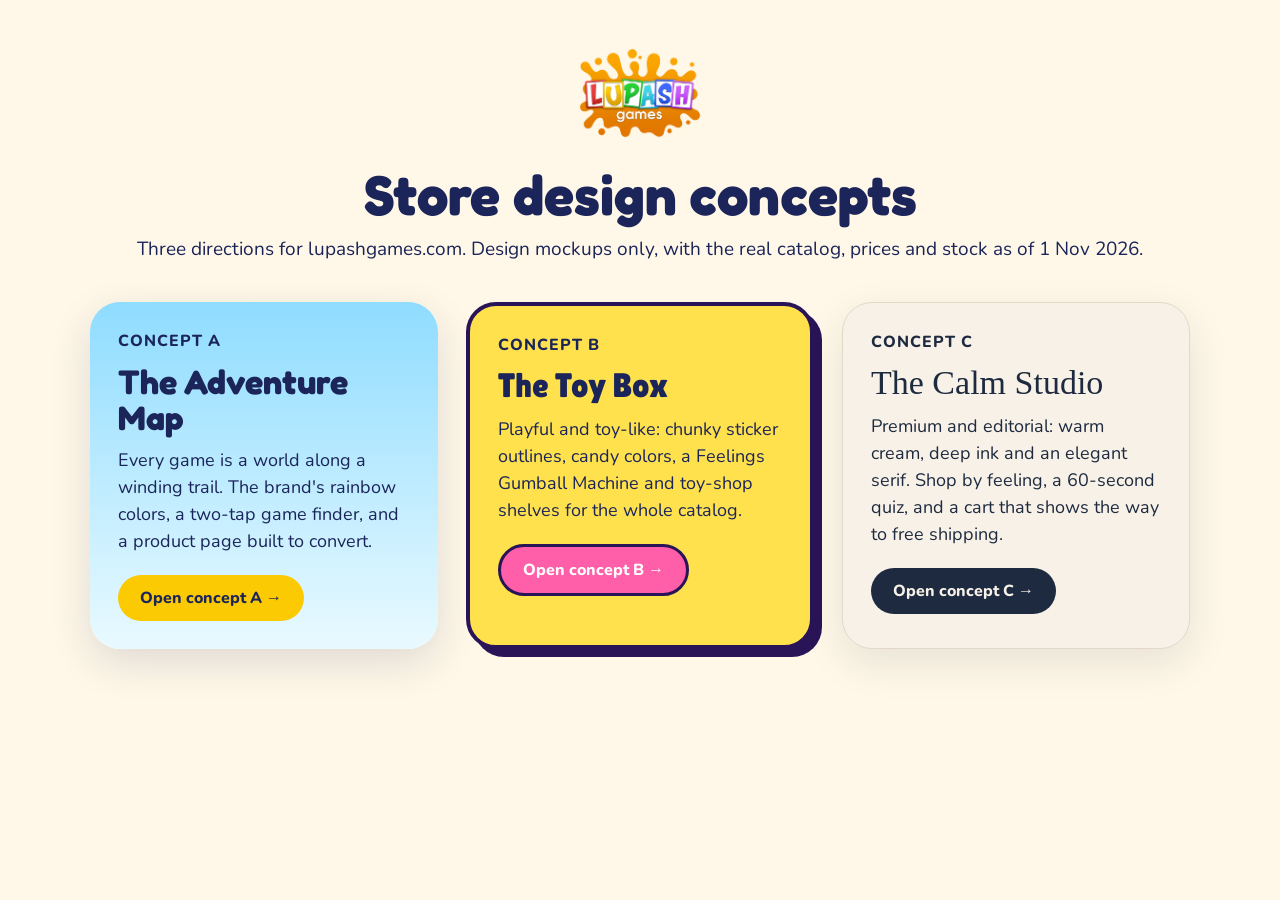
<file: index.html>
<!doctype html>
<html lang="en">
<head>
<meta charset="utf-8">
<meta name="viewport" content="width=device-width, initial-scale=1">
<meta name="robots" content="noindex, nofollow">
<title>LUPASH Games — Store design concepts</title>
<link href="https://fonts.googleapis.com/css2?family=Fredoka:wght@600;700&family=Lilita+One&family=Nunito:wght@600;800&display=swap" rel="stylesheet">
<style>
*{box-sizing:border-box}
body{margin:0;background:#FFF8E8;color:#1B2559;font-family:'Nunito',sans-serif;padding:48px 16px}
.wrap{max-width:1100px;margin:0 auto}
h1{font-family:'Fredoka',sans-serif;font-size:clamp(34px,5vw,56px);margin:16px 0 8px;text-align:center}
p.sub{text-align:center;font-size:19px;margin:0 0 40px}
.grid{display:grid;grid-template-columns:repeat(auto-fit,minmax(300px,1fr));gap:28px}
a.c{display:flex;flex-direction:column;gap:12px;text-decoration:none;color:inherit;border-radius:30px;padding:28px;transition:transform .2s}
a.c:hover{transform:translateY(-6px)}
.a{background:linear-gradient(180deg,#8FDCFF,#E9FAFF);box-shadow:0 14px 40px rgba(27,37,89,.14)}
.b{background:#FFE14D;border:4px solid #2A1458;box-shadow:8px 8px 0 #2A1458;color:#2A1458}
.t{font-size:34px;line-height:1.05}
.go{align-self:flex-start;margin-top:8px;padding:12px 22px;border-radius:999px;font-weight:800}
</style>
</head>
<body>
<div class="wrap">
<div style="text-align:center"><img src="assets/logo.png" alt="LUPASH Games" style="height:90px"></div>
<h1>Store design concepts</h1>
<p class="sub">Three directions for lupashgames.com. Design mockups only, with the real catalog, prices and stock as of 1 Nov 2026.</p>
<div class="grid">
<a class="c a" href="adventure/"><span style="font-weight:800;letter-spacing:1px">CONCEPT A</span><span class="t" style="font-family:'Fredoka',sans-serif;font-weight:700">The Adventure Map</span><span style="font-size:18px;line-height:1.5">Every game is a world along a winding trail. The brand's rainbow colors, a two-tap game finder, and a product page built to convert.</span><span class="go" style="background:#FBCA03">Open concept A →</span></a>
<a class="c b" href="toybox/"><span style="font-weight:800;letter-spacing:1px">CONCEPT B</span><span class="t" style="font-family:'Lilita One',sans-serif">The Toy Box</span><span style="font-size:18px;line-height:1.5">Playful and toy-like: chunky sticker outlines, candy colors, a Feelings Gumball Machine and toy-shop shelves for the whole catalog.</span><span class="go" style="background:#FF5FA8;color:#fff;border:3px solid #2A1458">Open concept B →</span></a>
<a class="c" href="studio/" style="background:#F7F1E7;border:1px solid #E2D8C8;box-shadow:0 14px 40px rgba(30,42,63,.10);color:#1E2A3F"><span style="font-weight:800;letter-spacing:1px">CONCEPT C</span><span class="t" style="font-family:Georgia,serif;font-weight:400">The Calm Studio</span><span style="font-size:18px;line-height:1.5">Premium and editorial: warm cream, deep ink and an elegant serif. Shop by feeling, a 60-second quiz, and a cart that shows the way to free shipping.</span><span class="go" style="background:#1E2A3F;color:#F7F1E7">Open concept C →</span></a>
</div>
</div>
</body>
</html>
</file>
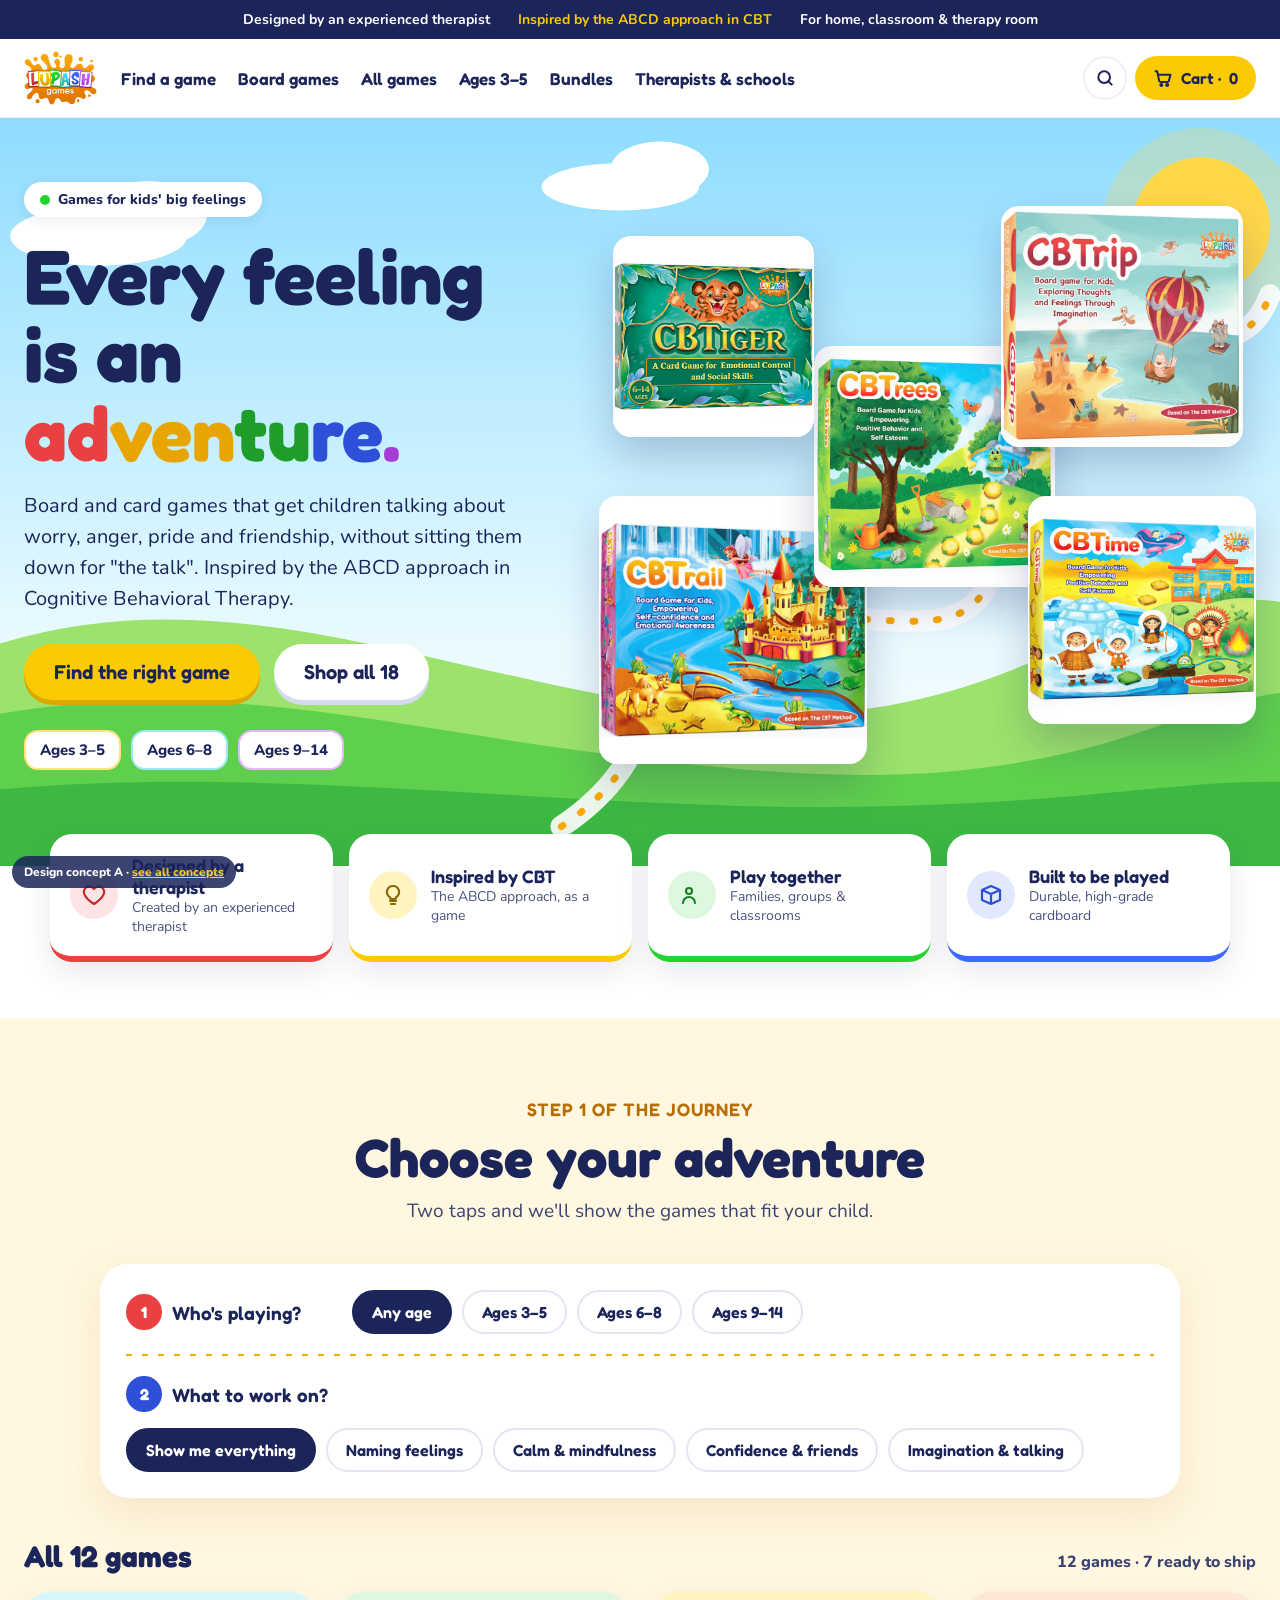
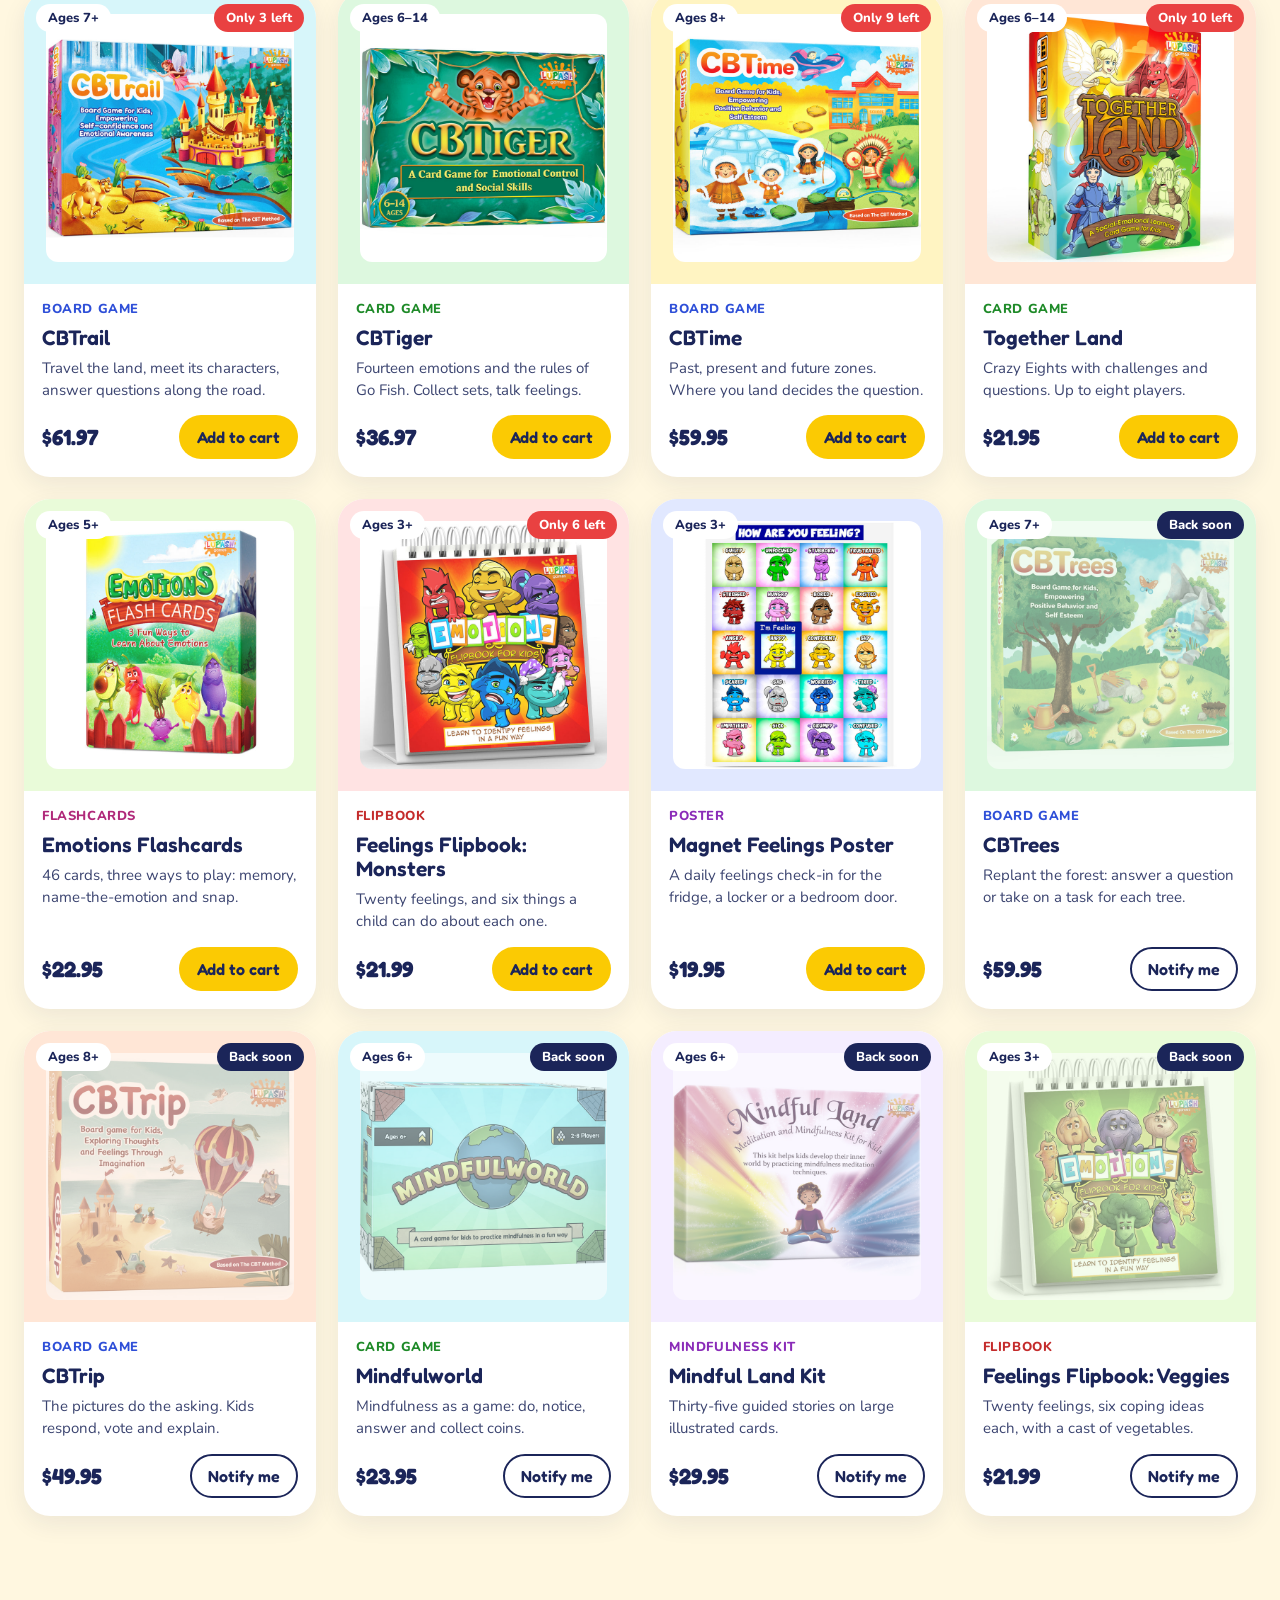
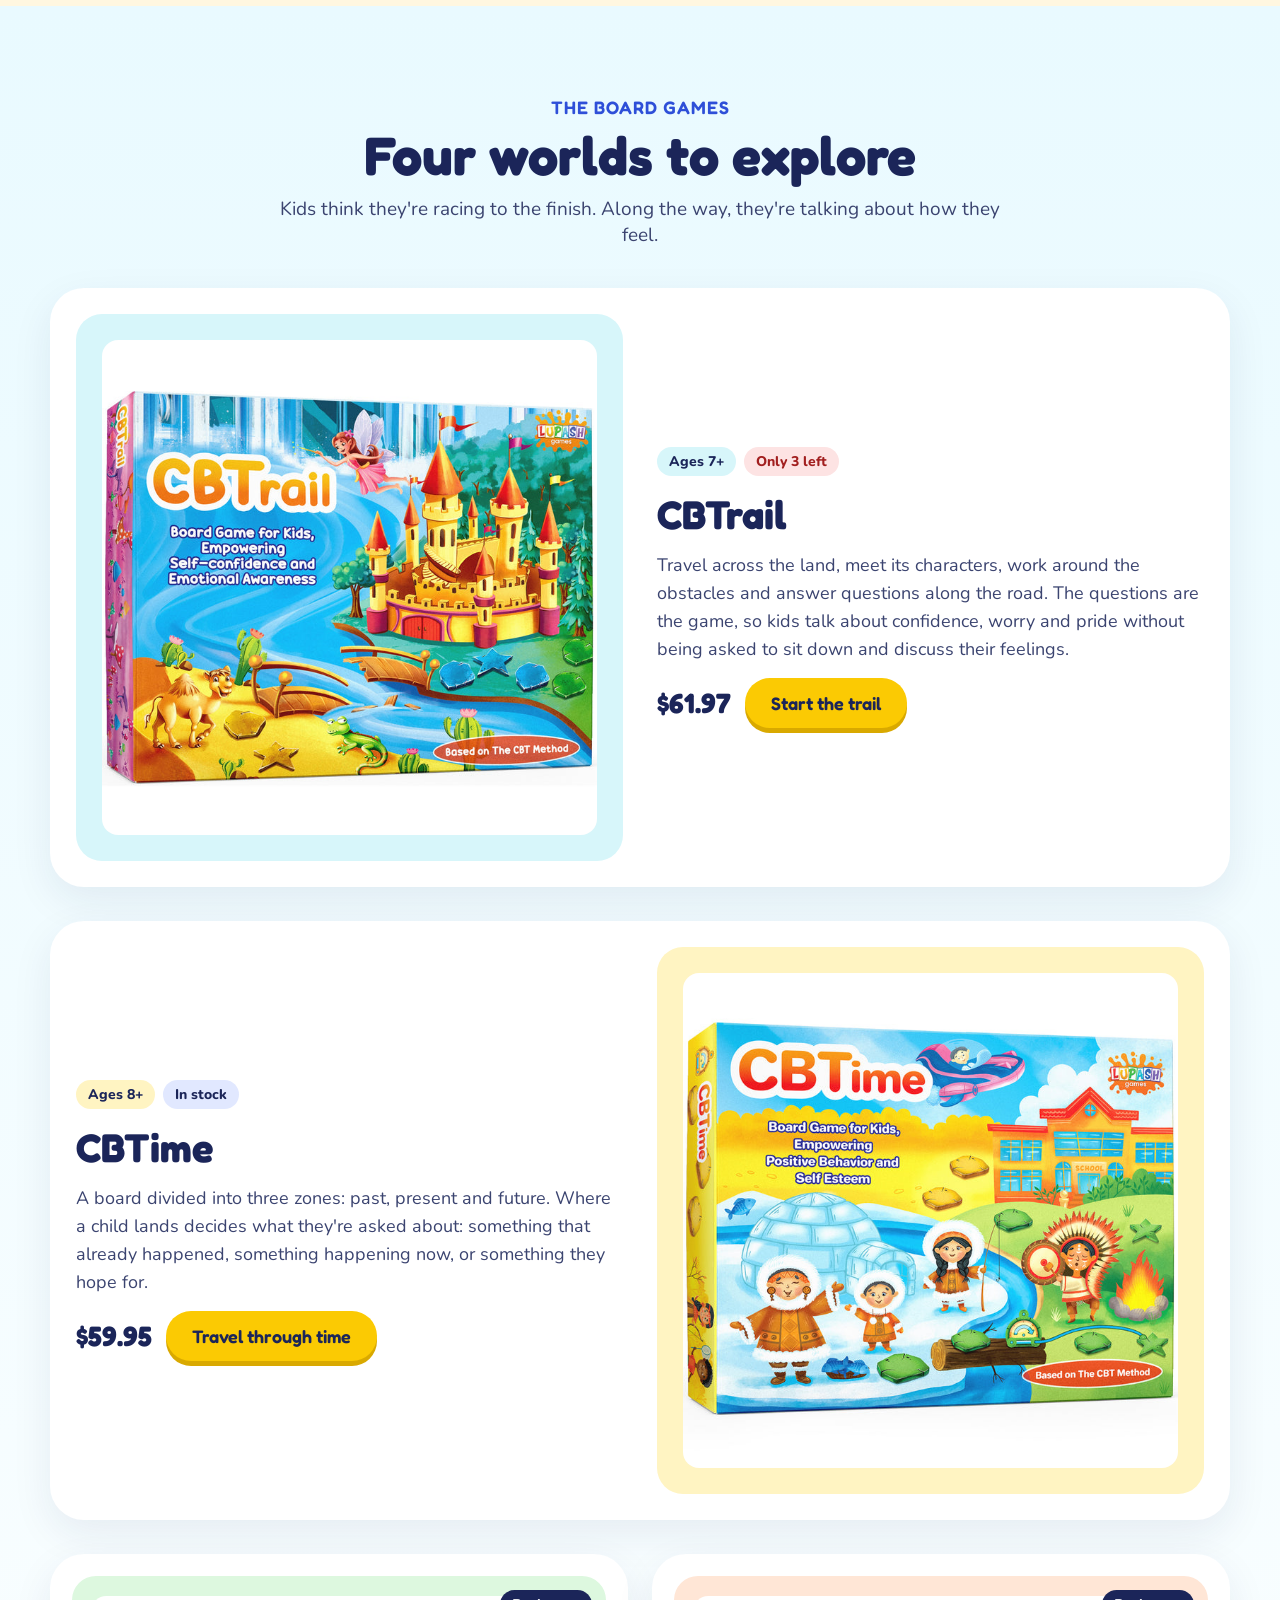
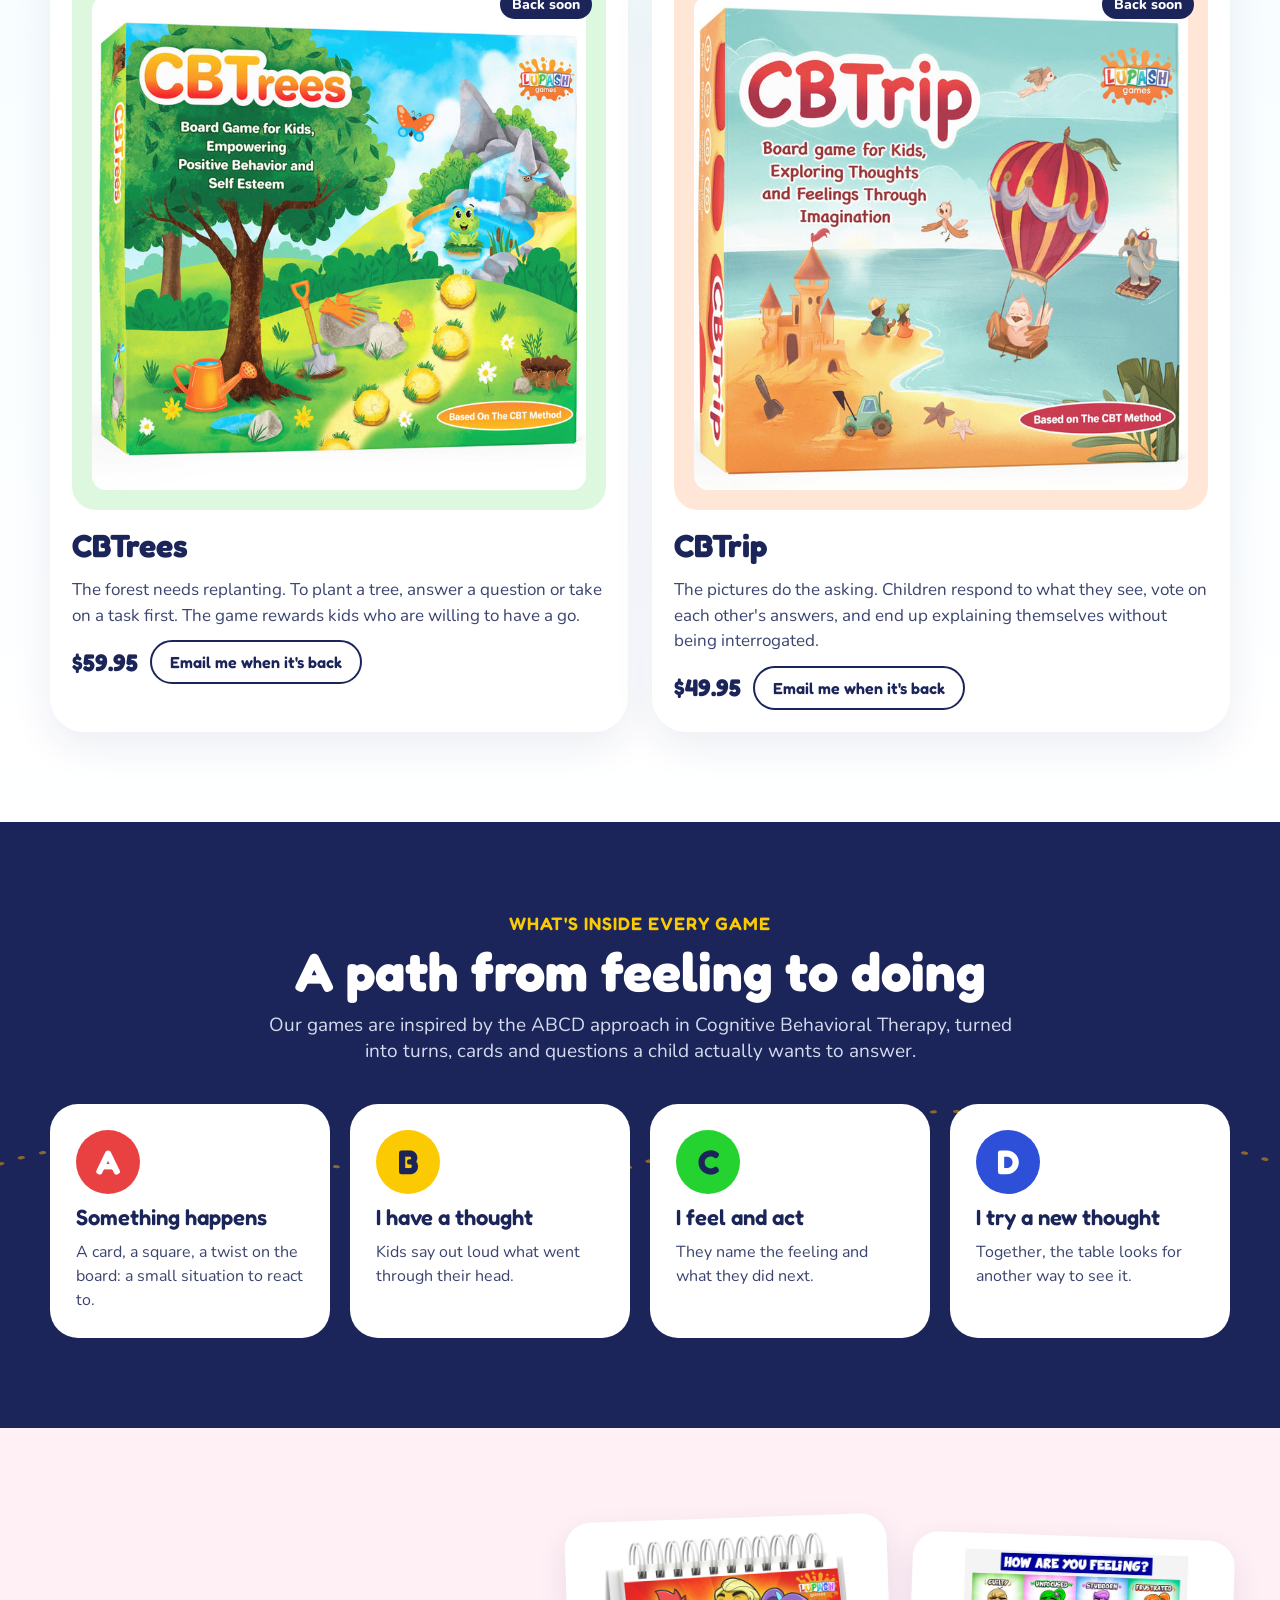
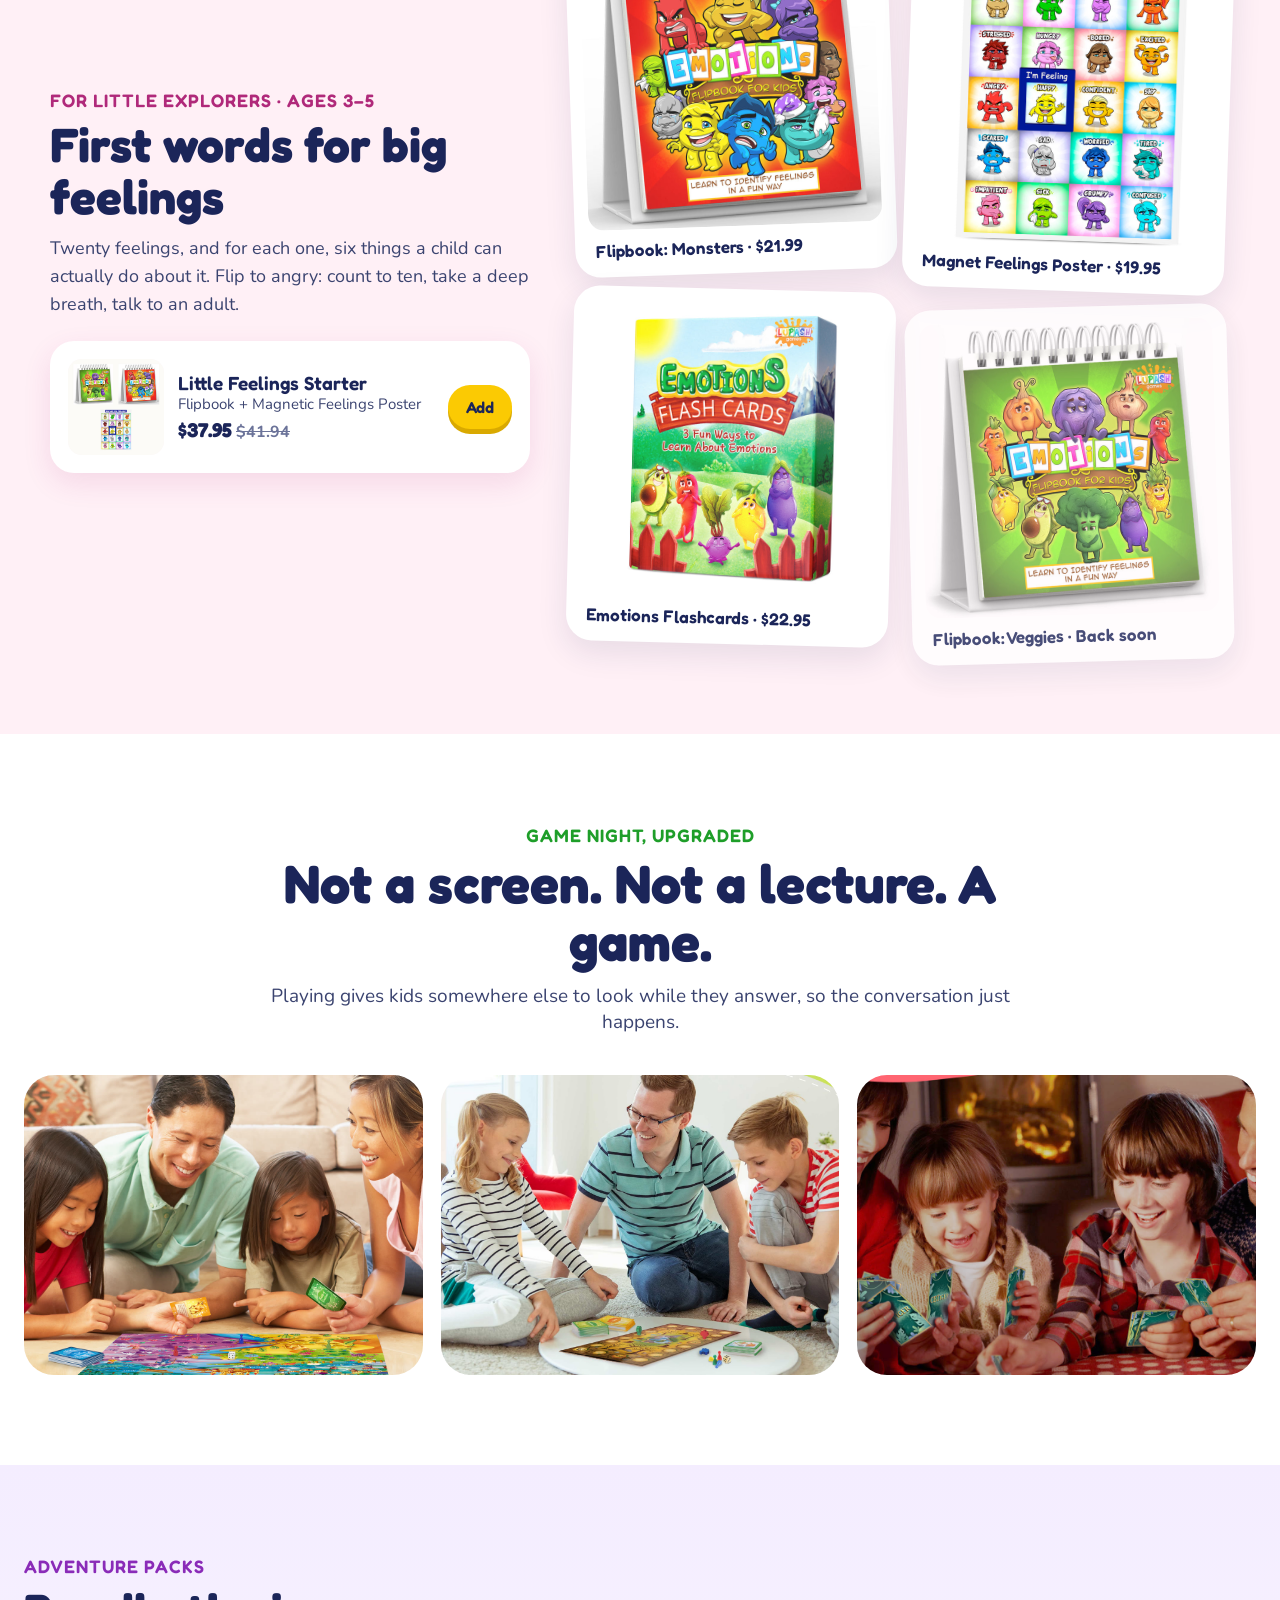
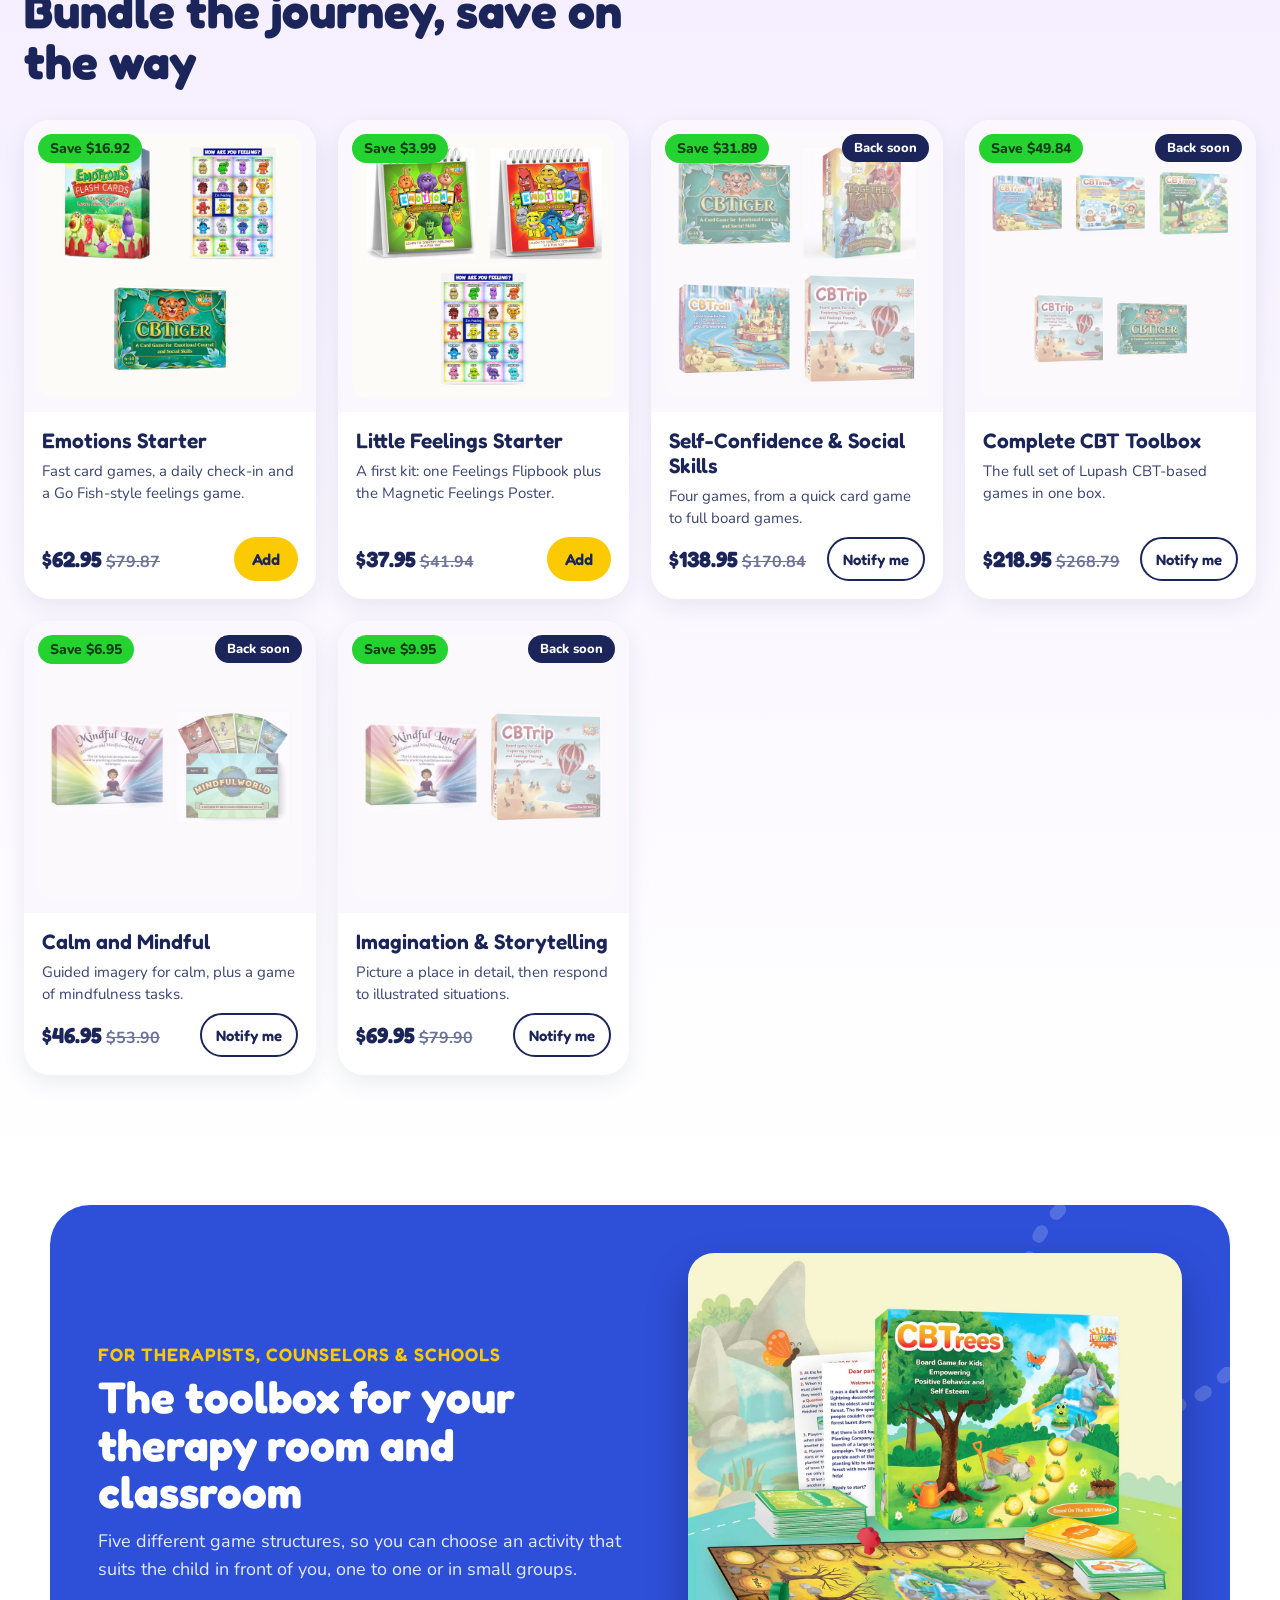
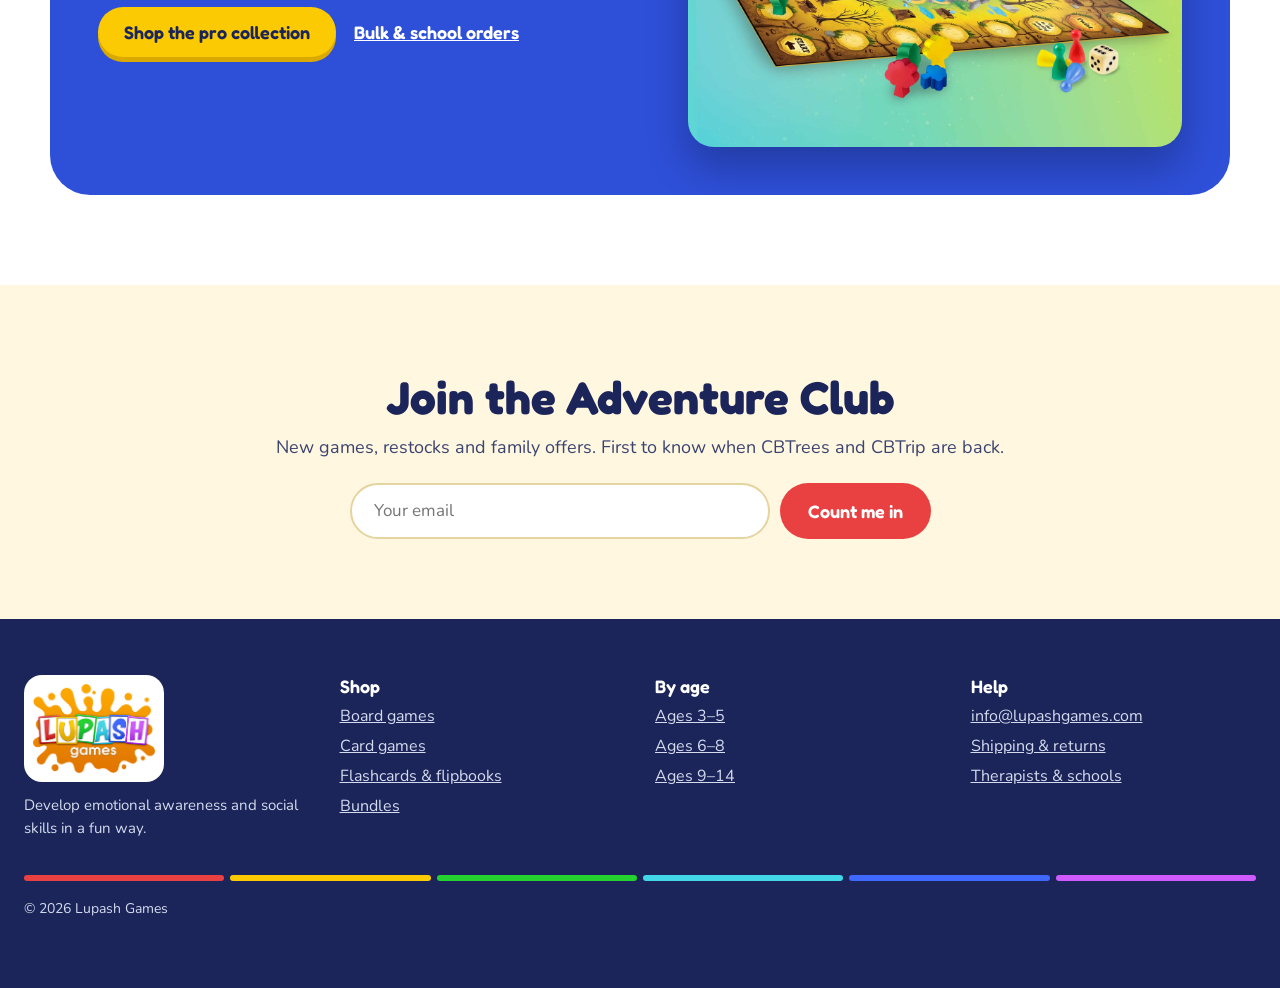
<file: adventure/index.html>
<!doctype html>
<html lang="en">
<head>
<meta charset="utf-8">
<meta name="viewport" content="width=device-width, initial-scale=1">
<meta name="robots" content="noindex, nofollow">
<title>LUPASH Games — Adventure Map (design concept)</title>
<link rel="preconnect" href="https://fonts.googleapis.com">
<link href="https://fonts.googleapis.com/css2?family=Fredoka:wght@500;600;700&family=Nunito:wght@400;600;700;800&display=swap" rel="stylesheet">
<style>
:root{--ink:#1B2559;--ink2:#3B4470;--sun:#FBCA03;--red:#E94141;--green:#24D330;--cyan:#41D7E8;--blue:#2E4FD8;--purple:#A63BD6}
*{box-sizing:border-box}
html{scroll-behavior:smooth}
body{margin:0;background:#fff;color:var(--ink);font-family:'Nunito',system-ui,sans-serif;overflow-x:hidden}
a{color:var(--ink)}a:hover{color:var(--blue)}
img{max-width:100%}
.f{font-family:'Fredoka',sans-serif}
.wrap{max-width:1280px;margin:0 auto}
.btn{display:inline-flex;align-items:center;justify-content:center;min-height:44px;border:none;border-radius:999px;font-family:'Fredoka',sans-serif;font-weight:600;cursor:pointer;text-decoration:none;transition:transform .15s}
.btn:hover{transform:translateY(-2px)}
.btn-sun{background:var(--sun);color:var(--ink);box-shadow:0 5px 0 #D9A900}
.btn-white{background:#fff;color:var(--ink);box-shadow:0 5px 0 #D5DBEE}
.btn-line{background:#fff;color:var(--ink);border:2px solid var(--ink)}
.eyebrow{font-family:'Fredoka',sans-serif;font-weight:600;font-size:18px;letter-spacing:1px}
.h2{font-family:'Fredoka',sans-serif;font-weight:700;font-size:clamp(32px,4.4vw,54px);margin:8px 0 12px;line-height:1.08}
.lead{font-size:19px;margin:0;color:var(--ink2)}
.center{text-align:center;max-width:760px;margin:0 auto 40px}
.card{background:#fff;border-radius:26px;overflow:hidden;display:flex;flex-direction:column;box-shadow:0 8px 24px rgba(27,37,89,.08);transition:transform .2s,box-shadow .2s}
.card:hover{transform:translateY(-6px);box-shadow:0 18px 40px rgba(27,37,89,.16)}
.pill{border-radius:999px;padding:5px 12px;font-weight:800;font-size:13px}
.concept{position:fixed;left:12px;bottom:12px;z-index:50;background:var(--ink);color:#fff;font-weight:800;font-size:12px;padding:8px 12px;border-radius:999px;opacity:.85}
.concept a{color:var(--sun)}
@keyframes lpFloat{0%,100%{transform:translateY(0) rotate(var(--r,0deg))}50%{transform:translateY(-12px) rotate(var(--r,0deg))}}
@keyframes lpDrift{0%{transform:translateX(0)}100%{transform:translateX(40px)}}
.float{animation:lpFloat 5s ease-in-out infinite}
.drift{animation:lpDrift 14s ease-in-out infinite alternate}
.stage{position:relative;min-height:560px}
.stage .box{position:absolute}
.stage img{width:100%;display:block;border-radius:18px;box-shadow:0 20px 40px rgba(27,37,89,.22)}
.navlinks{display:flex;gap:22px;flex-grow:1;font-family:'Fredoka',sans-serif;font-weight:600;font-size:17px}
.navlinks a{text-decoration:none}
.chip{min-height:44px;border-radius:999px;padding:0 18px;font-family:'Fredoka',sans-serif;font-weight:600;font-size:16px;cursor:pointer;border:2px solid #E3E6F2;background:#fff;color:var(--ink)}
.world{display:flex;flex-wrap:wrap;gap:34px;align-items:center;background:#fff;border-radius:34px;padding:26px;box-shadow:0 14px 40px rgba(27,37,89,.08)}
.world>*{flex:1 1 380px;min-width:0}
@media (max-width:860px){
  .stage{min-height:0;display:flex;gap:12px;overflow-x:auto;padding:8px 4px 24px;scroll-snap-type:x mandatory}
  .stage .box{position:static;flex:0 0 46%;scroll-snap-align:start}
  .trail{display:none}
  .navlinks{display:none}
  .pad48{padding:28px !important}
}
@media (prefers-reduced-motion:reduce){.float,.drift{animation:none}}
@media (max-width:600px){.concept{display:none}}
</style>
</head>
<body>

<div style="background:var(--ink);color:#fff;font-size:14px;font-weight:700;padding:10px 16px;display:flex;justify-content:center;gap:28px;flex-wrap:wrap;text-align:center">
<span>Designed by an experienced therapist</span><span style="color:var(--sun)">Inspired by the ABCD approach in CBT</span><span>For home, classroom &amp; therapy room</span>
</div>

<header style="background:#fff;border-bottom:1px solid #EEF0F7;position:sticky;top:0;z-index:20">
<div class="wrap" style="padding:12px 24px;display:flex;align-items:center;gap:24px">
<a href="#top" aria-label="LUPASH Games home"><img src="../assets/logo.png" alt="LUPASH Games" style="height:54px;display:block"></a>
<nav class="navlinks"><a href="#finder">Find a game</a><a href="#worlds">Board games</a><a href="#catalog">All games</a><a href="#little">Ages 3–5</a><a href="#packs">Bundles</a><a href="#pros">Therapists &amp; schools</a></nav>
<div style="display:flex;gap:8px;align-items:center;margin-left:auto">
<button aria-label="Search" style="width:44px;height:44px;border-radius:50%;border:2px solid #EEF0F7;background:#fff;display:flex;align-items:center;justify-content:center;cursor:pointer"><svg width="20" height="20" viewBox="0 0 24 24" fill="none" stroke="#1B2559" stroke-width="2.4" stroke-linecap="round" aria-hidden="true"><circle cx="11" cy="11" r="7"/><path d="M20 20l-4-4"/></svg></button>
<button class="btn" id="cartBtn" style="background:var(--sun);color:var(--ink);padding:0 18px;gap:8px;font-size:16px"><svg width="20" height="20" viewBox="0 0 24 24" fill="none" stroke="#1B2559" stroke-width="2.4" stroke-linecap="round" stroke-linejoin="round" aria-hidden="true"><path d="M3 4h2l2.4 11.2a2 2 0 0 0 2 1.6h7.7a2 2 0 0 0 2-1.5L21 8H6"/><circle cx="10" cy="20.5" r="1.2"/><circle cx="17" cy="20.5" r="1.2"/></svg>Cart · <span class="cartN">0</span></button>
</div>
</div>
</header>

<section id="top" style="position:relative;background:linear-gradient(180deg,#8FDCFF 0%,#C9F0FF 46%,#E9FAFF 70%,#fff 100%);overflow:hidden">
<svg aria-hidden="true" viewBox="0 0 1440 760" preserveAspectRatio="xMidYMax slice" style="position:absolute;inset:0;width:100%;height:100%">
<circle cx="1290" cy="110" r="70" fill="#FFD84A"/><circle cx="1290" cy="110" r="100" fill="#FFD84A" opacity=".25"/>
<g class="drift" fill="#fff"><ellipse cx="170" cy="120" rx="90" ry="30"/><ellipse cx="220" cy="98" rx="60" ry="34"/><ellipse cx="700" cy="70" rx="80" ry="24"/><ellipse cx="740" cy="52" rx="50" ry="28"/></g>
<path d="M0 560 C 200 470 380 520 560 560 S 900 640 1100 560 S 1360 470 1440 520 L1440 760 L0 760 Z" fill="#9BE36C"/>
<path d="M0 620 C 240 560 420 610 640 640 S 1040 690 1240 620 S 1400 600 1440 610 L1440 760 L0 760 Z" fill="#5FCF4E"/>
<path d="M0 690 C 300 650 600 700 900 700 S 1300 660 1440 680 L1440 760 L0 760 Z" fill="#3DB843"/>
</svg>
<svg class="trail" aria-hidden="true" viewBox="0 0 1440 760" preserveAspectRatio="xMidYMax slice" style="position:absolute;inset:0;width:100%;height:100%">
<path d="M640 720 C 760 640 700 560 820 520 S 1060 560 1080 450 S 960 300 1110 250 S 1330 260 1360 180" fill="none" stroke="#fff" stroke-width="22" stroke-linecap="round" opacity=".9"/>
<path d="M640 720 C 760 640 700 560 820 520 S 1060 560 1080 450 S 960 300 1110 250 S 1330 260 1360 180" fill="none" stroke="#FCA903" stroke-width="7" stroke-linecap="round" stroke-dasharray="2 22"/>
</svg>
<div class="wrap" style="position:relative;padding:64px 24px 96px;display:flex;flex-wrap:wrap;gap:32px;align-items:center">
<div style="flex:1 1 420px;min-width:0">
<div style="display:inline-flex;align-items:center;gap:8px;background:#fff;border-radius:999px;padding:8px 16px;font-weight:800;font-size:14px;box-shadow:0 4px 14px rgba(27,37,89,.08)"><span style="width:10px;height:10px;border-radius:50%;background:var(--green)"></span>Games for kids' big feelings</div>
<h1 class="f" style="font-weight:700;font-size:clamp(44px,6vw,78px);line-height:1.02;margin:20px 0 18px">Every feeling is an <span style="color:#E94141">ad</span><span style="color:#E8A500">ven</span><span style="color:#1E9E29">tu</span><span style="color:#2E4FD8">re</span><span style="color:#A63BD6">.</span></h1>
<p style="font-size:20px;line-height:1.55;margin:0 0 30px;max-width:520px">Board and card games that get children talking about worry, anger, pride and friendship, without sitting them down for "the talk". Inspired by the ABCD approach in Cognitive Behavioral Therapy.</p>
<div style="display:flex;gap:14px;flex-wrap:wrap"><a href="#finder" class="btn btn-sun" style="font-size:20px;padding:16px 30px">Find the right game</a><a href="#catalog" class="btn btn-white" style="font-size:20px;padding:16px 30px">Shop all 18</a></div>
<div style="display:flex;gap:10px;flex-wrap:wrap;margin-top:30px">
<a href="#finder" data-age="3-5" class="agejump" style="text-decoration:none;background:#fff;border:2px solid #FFE27A;border-radius:14px;padding:8px 14px;font-weight:800;font-size:15px">Ages 3–5</a>
<a href="#finder" data-age="6-8" class="agejump" style="text-decoration:none;background:#fff;border:2px solid #9EEAF3;border-radius:14px;padding:8px 14px;font-weight:800;font-size:15px">Ages 6–8</a>
<a href="#finder" data-age="9-14" class="agejump" style="text-decoration:none;background:#fff;border:2px solid #E7B6FF;border-radius:14px;padding:8px 14px;font-weight:800;font-size:15px">Ages 9–14</a>
</div>
</div>
<div class="stage" style="flex:1 1 560px;min-width:0">
<a href="product.html" class="box float" style="left:2%;top:300px;width:40%;--r:-5deg"><img src="../assets/cbtrail-board-game.jpg" alt="CBTrail board game"></a>
<a href="#worlds" class="box float" style="left:34%;top:150px;width:36%;--r:4deg;animation-delay:.8s"><img src="../assets/cbtrees-board-game.jpg" alt="CBTrees board game"></a>
<a href="#worlds" class="box float" style="left:62%;top:10px;width:36%;--r:-3deg;animation-delay:1.6s"><img src="../assets/cbtrip-board-game.jpg" alt="CBTrip board game"></a>
<a href="#worlds" class="box float" style="left:66%;top:300px;width:34%;--r:6deg;animation-delay:2.2s"><img src="../assets/cbtime-board-game.jpg" alt="CBTime board game"></a>
<a href="#catalog" class="box float" style="left:4%;top:40px;width:30%;--r:-8deg;animation-delay:1.2s"><img src="../assets/cbtiger-card-game.jpg" alt="CBTiger card game"></a>
</div>
</div>
</section>

<section style="padding:8px 24px 56px">
<div style="max-width:1180px;margin:-40px auto 0;position:relative;display:grid;grid-template-columns:repeat(auto-fit,minmax(240px,1fr));gap:16px" id="trust"></div>
</section>

<section id="finder" style="background:#FFF7E0;padding:80px 24px 90px">
<div class="wrap">
<div class="center"><div class="eyebrow" style="color:#B86E00">STEP 1 OF THE JOURNEY</div><h2 class="h2">Choose your adventure</h2><p class="lead">Two taps and we'll show the games that fit your child.</p></div>
<div style="background:#fff;border-radius:28px;padding:26px;box-shadow:0 14px 40px rgba(184,110,0,.12);display:flex;flex-direction:column;gap:20px;max-width:1080px;margin:0 auto 40px">
<div style="display:flex;gap:16px;align-items:center;flex-wrap:wrap"><div style="display:flex;align-items:center;gap:10px;flex:0 0 210px"><span class="f" style="width:36px;height:36px;border-radius:50%;background:var(--red);color:#fff;font-weight:700;display:flex;align-items:center;justify-content:center">1</span><span class="f" style="font-weight:600;font-size:19px">Who's playing?</span></div><div id="ageChips" style="display:flex;gap:10px;flex-wrap:wrap"></div></div>
<div style="height:2px;background:repeating-linear-gradient(90deg,#FCA903 0 6px,transparent 6px 16px)"></div>
<div style="display:flex;gap:16px;align-items:center;flex-wrap:wrap"><div style="display:flex;align-items:center;gap:10px;flex:0 0 210px"><span class="f" style="width:36px;height:36px;border-radius:50%;background:var(--blue);color:#fff;font-weight:700;display:flex;align-items:center;justify-content:center">2</span><span class="f" style="font-weight:600;font-size:19px">What to work on?</span></div><div id="goalChips" style="display:flex;gap:10px;flex-wrap:wrap"></div></div>
</div>
<div id="catalog" style="display:flex;justify-content:space-between;align-items:baseline;flex-wrap:wrap;gap:8px;margin-bottom:18px;scroll-margin-top:90px"><h3 class="f" id="resTitle" style="font-weight:700;font-size:30px;margin:0">All 12 games</h3><span id="resCount" style="font-weight:800;color:var(--ink2)"></span></div>
<div id="grid" style="display:grid;grid-template-columns:repeat(auto-fill,minmax(250px,1fr));gap:22px"></div>
</div>
</section>

<section id="worlds" style="background:linear-gradient(180deg,#E9FAFF 0%,#fff 100%);padding:90px 24px">
<div style="max-width:1180px;margin:0 auto">
<div class="center"><div class="eyebrow" style="color:var(--blue)">THE BOARD GAMES</div><h2 class="h2">Four worlds to explore</h2><p class="lead">Kids think they're racing to the finish. Along the way, they're talking about how they feel.</p></div>
<div style="display:flex;flex-direction:column;gap:34px">
<div class="world">
<div style="background:#D7F6FA;border-radius:26px;padding:26px"><img src="../assets/cbtrail-board-game.jpg" alt="CBTrail board game box" style="width:100%;display:block;border-radius:16px"></div>
<div style="display:flex;flex-direction:column;gap:14px"><div style="display:flex;gap:8px;flex-wrap:wrap"><span class="pill" style="background:#D7F6FA;font-size:14px">Ages 7+</span><span class="pill" style="background:#FDE3E3;color:#A21F1F;font-size:14px">Only 3 left</span></div>
<h3 class="f" style="font-weight:700;font-size:40px;margin:0">CBTrail</h3>
<p style="font-size:18px;line-height:1.55;margin:0;color:var(--ink2)">Travel across the land, meet its characters, work around the obstacles and answer questions along the road. The questions are the game, so kids talk about confidence, worry and pride without being asked to sit down and discuss their feelings.</p>
<div style="display:flex;gap:14px;align-items:center;flex-wrap:wrap"><span class="f" style="font-weight:700;font-size:28px">$61.97</span><a href="product.html" class="btn btn-sun" style="font-size:18px;padding:14px 26px">Start the trail</a></div></div>
</div>
<div class="world" style="flex-wrap:wrap-reverse">
<div style="display:flex;flex-direction:column;gap:14px"><div style="display:flex;gap:8px;flex-wrap:wrap"><span class="pill" style="background:#FFF4C2;font-size:14px">Ages 8+</span><span class="pill" style="background:#E1E8FF;font-size:14px">In stock</span></div>
<h3 class="f" style="font-weight:700;font-size:40px;margin:0">CBTime</h3>
<p style="font-size:18px;line-height:1.55;margin:0;color:var(--ink2)">A board divided into three zones: past, present and future. Where a child lands decides what they're asked about: something that already happened, something happening now, or something they hope for.</p>
<div style="display:flex;gap:14px;align-items:center;flex-wrap:wrap"><span class="f" style="font-weight:700;font-size:28px">$59.95</span><button class="btn btn-sun add" data-id="cbtime" style="font-size:18px;padding:14px 26px">Travel through time</button></div></div>
<div style="background:#FFF4C2;border-radius:26px;padding:26px"><img src="../assets/cbtime-board-game.jpg" alt="CBTime board game box" style="width:100%;display:block;border-radius:16px"></div>
</div>
<div style="display:grid;grid-template-columns:repeat(auto-fit,minmax(300px,1fr));gap:24px">
<div style="background:#fff;border-radius:34px;padding:22px;box-shadow:0 14px 40px rgba(27,37,89,.08);display:flex;flex-direction:column;gap:12px">
<div style="background:#DDF8DF;border-radius:24px;padding:20px;position:relative"><img src="../assets/cbtrees-board-game.jpg" alt="CBTrees board game box" style="width:100%;display:block;border-radius:14px"><span class="pill" style="position:absolute;top:14px;right:14px;background:var(--ink);color:#fff;font-size:14px">Back soon</span></div>
<h3 class="f" style="font-weight:700;font-size:32px;margin:4px 0 0">CBTrees</h3>
<p style="font-size:17px;line-height:1.5;margin:0;color:var(--ink2)">The forest needs replanting. To plant a tree, answer a question or take on a task first. The game rewards kids who are willing to have a go.</p>
<div style="display:flex;gap:12px;align-items:center;flex-wrap:wrap"><span class="f" style="font-weight:700;font-size:24px">$59.95</span><button class="btn btn-line notify" style="font-size:16px;padding:0 18px">Email me when it's back</button></div>
</div>
<div style="background:#fff;border-radius:34px;padding:22px;box-shadow:0 14px 40px rgba(27,37,89,.08);display:flex;flex-direction:column;gap:12px">
<div style="background:#FFE6D6;border-radius:24px;padding:20px;position:relative"><img src="../assets/cbtrip-board-game.jpg" alt="CBTrip board game box" style="width:100%;display:block;border-radius:14px"><span class="pill" style="position:absolute;top:14px;right:14px;background:var(--ink);color:#fff;font-size:14px">Back soon</span></div>
<h3 class="f" style="font-weight:700;font-size:32px;margin:4px 0 0">CBTrip</h3>
<p style="font-size:17px;line-height:1.5;margin:0;color:var(--ink2)">The pictures do the asking. Children respond to what they see, vote on each other's answers, and end up explaining themselves without being interrogated.</p>
<div style="display:flex;gap:12px;align-items:center;flex-wrap:wrap"><span class="f" style="font-weight:700;font-size:24px">$49.95</span><button class="btn btn-line notify" style="font-size:16px;padding:0 18px">Email me when it's back</button></div>
</div>
</div>
</div>
</div>
</section>

<section style="background:var(--ink);color:#fff;padding:90px 24px;position:relative;overflow:hidden">
<svg aria-hidden="true" viewBox="0 0 1440 400" preserveAspectRatio="none" style="position:absolute;left:0;top:40%;width:100%;height:200px;opacity:.5"><path d="M0 200 C 240 60 480 340 720 200 S 1200 60 1440 200" fill="none" stroke="#FCA903" stroke-width="6" stroke-linecap="round" stroke-dasharray="2 24"/></svg>
<div style="position:relative;max-width:1180px;margin:0 auto">
<div class="center"><div class="eyebrow" style="color:var(--sun)">WHAT'S INSIDE EVERY GAME</div><h2 class="h2">A path from feeling to doing</h2><p class="lead" style="color:#D5DBEE">Our games are inspired by the ABCD approach in Cognitive Behavioral Therapy, turned into turns, cards and questions a child actually wants to answer.</p></div>
<div id="abcd" style="display:grid;grid-template-columns:repeat(auto-fit,minmax(230px,1fr));gap:20px"></div>
</div>
</section>

<section id="little" style="background:#FFF0F6;padding:90px 24px">
<div style="max-width:1180px;margin:0 auto;display:flex;flex-wrap:wrap;gap:40px;align-items:center">
<div style="flex:1 1 340px;min-width:0">
<div class="eyebrow" style="color:#B0297A">FOR LITTLE EXPLORERS · AGES 3–5</div>
<h2 class="h2" style="font-size:clamp(32px,4vw,48px)">First words for big feelings</h2>
<p style="font-size:18px;line-height:1.55;margin:0 0 22px;color:var(--ink2)">Twenty feelings, and for each one, six things a child can actually do about it. Flip to angry: count to ten, take a deep breath, talk to an adult.</p>
<div style="background:#fff;border-radius:24px;padding:18px;display:flex;gap:14px;align-items:center;box-shadow:0 10px 28px rgba(176,41,122,.12);flex-wrap:wrap">
<img src="../assets/little-feelings-starter.jpg" alt="Little Feelings Starter bundle" style="width:96px;height:96px;object-fit:contain;border-radius:14px;background:#FFF7FB">
<div style="flex-grow:1"><div class="f" style="font-weight:600;font-size:19px">Little Feelings Starter</div><div style="font-size:15px;color:var(--ink2)">Flipbook + Magnetic Feelings Poster</div><div style="margin-top:4px"><span class="f" style="font-weight:700;font-size:20px">$37.95</span> <s style="color:#6B7399;font-weight:700">$41.94</s></div></div>
<button class="btn btn-sun add" data-id="little" style="font-size:16px;padding:0 18px">Add</button>
</div>
</div>
<div style="flex:1 1 520px;min-width:0;display:grid;grid-template-columns:repeat(2,minmax(0,1fr));gap:16px">
<div style="background:#fff;border-radius:26px;padding:14px;transform:rotate(-2deg);box-shadow:0 12px 30px rgba(27,37,89,.10)"><img src="../assets/feelings-flipbook-monsters.jpg" alt="Feelings Flipbook Monsters Edition" style="width:100%;display:block;border-radius:16px"><div class="f" style="font-weight:600;font-size:17px;padding:10px 6px 2px">Flipbook: Monsters · $21.99</div></div>
<div style="background:#fff;border-radius:26px;padding:14px;transform:rotate(2deg) translateY(18px);box-shadow:0 12px 30px rgba(27,37,89,.10)"><img src="../assets/magnet-feelings-poster.jpg" alt="Magnet Feelings Poster" style="width:100%;display:block;border-radius:16px"><div class="f" style="font-weight:600;font-size:17px;padding:10px 6px 2px">Magnet Feelings Poster · $19.95</div></div>
<div style="background:#fff;border-radius:26px;padding:14px;transform:rotate(1.5deg);box-shadow:0 12px 30px rgba(27,37,89,.10)"><img src="../assets/emotions-flashcards.jpg" alt="Emotions Flashcards" style="width:100%;display:block;border-radius:16px"><div class="f" style="font-weight:600;font-size:17px;padding:10px 6px 2px">Emotions Flashcards · $22.95</div></div>
<div style="background:#fff;border-radius:26px;padding:14px;transform:rotate(-1.5deg) translateY(18px);box-shadow:0 12px 30px rgba(27,37,89,.10);opacity:.8"><img src="../assets/feelings-flipbook-vegetables.jpg" alt="Feelings Flipbook Vegetables Edition" style="width:100%;display:block;border-radius:16px"><div class="f" style="font-weight:600;font-size:17px;padding:10px 6px 2px">Flipbook: Veggies · Back soon</div></div>
</div>
</div>
</section>

<section style="padding:90px 24px">
<div style="max-width:1240px;margin:0 auto">
<div class="center"><div class="eyebrow" style="color:#1E9E29">GAME NIGHT, UPGRADED</div><h2 class="h2">Not a screen. Not a lecture. A game.</h2><p class="lead">Playing gives kids somewhere else to look while they answer, so the conversation just happens.</p></div>
<div style="display:grid;grid-template-columns:repeat(auto-fit,minmax(280px,1fr));gap:18px">
<img src="../assets/fam-trail.jpg" alt="A family playing CBTrail on the living-room floor" style="width:100%;height:300px;object-fit:cover;object-position:center 70%;border-radius:30px;display:block">
<img src="../assets/fam-trees.jpg" alt="A father and two children playing CBTrees" style="width:100%;height:300px;object-fit:cover;object-position:center 60%;border-radius:30px;display:block">
<img src="../assets/fam-tiger.jpg" alt="A family playing CBTiger cards by the fireplace" style="width:100%;height:300px;object-fit:cover;object-position:center 60%;border-radius:30px;display:block">
</div>
</div>
</section>

<section id="packs" style="background:linear-gradient(180deg,#F4EDFF 0%,#fff 100%);padding:90px 24px">
<div class="wrap">
<div style="max-width:680px;margin-bottom:32px"><div class="eyebrow" style="color:#8A2BB8">ADVENTURE PACKS</div><h2 class="h2" style="font-size:clamp(32px,4vw,48px)">Bundle the journey, save on the way</h2></div>
<div id="bundles" style="display:grid;grid-template-columns:repeat(auto-fill,minmax(260px,1fr));gap:22px"></div>
</div>
</section>

<section id="pros" style="padding:40px 24px 90px">
<div class="pad48" style="max-width:1180px;margin:0 auto;background:var(--blue);color:#fff;border-radius:40px;padding:48px;display:flex;flex-wrap:wrap;gap:36px;align-items:center;position:relative;overflow:hidden">
<svg aria-hidden="true" viewBox="0 0 200 200" style="position:absolute;right:-40px;top:-40px;width:260px;height:260px;opacity:.18"><circle cx="100" cy="100" r="90" fill="none" stroke="#fff" stroke-width="10" stroke-dasharray="4 18" stroke-linecap="round"/></svg>
<div style="flex:1 1 420px;min-width:0;position:relative">
<div class="eyebrow" style="color:var(--sun)">FOR THERAPISTS, COUNSELORS &amp; SCHOOLS</div>
<h2 class="h2" style="font-size:clamp(30px,3.6vw,44px)">The toolbox for your therapy room and classroom</h2>
<p style="font-size:18px;line-height:1.55;margin:0 0 24px;color:#E6EBFF">Five different game structures, so you can choose an activity that suits the child in front of you, one to one or in small groups.</p>
<div style="display:flex;gap:12px;flex-wrap:wrap"><a href="#catalog" class="btn btn-sun" style="font-size:18px;padding:14px 26px">Shop the pro collection</a><a href="mailto:info@lupashgames.com" class="f" style="color:#fff;font-weight:600;font-size:18px;padding:14px 6px">Bulk &amp; school orders</a></div>
</div>
<div style="flex:1 1 360px;min-width:0;position:relative"><img src="../assets/trees-board.jpg" alt="CBTrees box, board, cards and pieces" style="width:100%;display:block;border-radius:26px;box-shadow:0 20px 40px rgba(0,0,0,.25)"></div>
</div>
</section>

<section style="background:#FFF7E0;padding:80px 24px">
<div style="max-width:820px;margin:0 auto;text-align:center">
<h2 class="h2" style="font-size:clamp(30px,3.8vw,46px)">Join the Adventure Club</h2>
<p style="font-size:18px;margin:0 0 24px;color:var(--ink2)">New games, restocks and family offers. First to know when CBTrees and CBTrip are back.</p>
<form onsubmit="event.preventDefault();this.querySelector('button').textContent='You’re in!'" style="display:flex;gap:10px;flex-wrap:wrap;justify-content:center">
<label for="em" style="position:absolute;width:1px;height:1px;overflow:hidden;clip:rect(0 0 0 0)">Email address</label>
<input id="em" type="email" required placeholder="Your email" style="flex:1 1 280px;max-width:420px;min-height:56px;border-radius:999px;border:2px solid #E5D3A0;padding:0 22px;font-size:17px;font-family:inherit">
<button class="btn" style="min-height:56px;background:var(--red);color:#fff;font-size:18px;padding:0 28px">Count me in</button>
</form>
</div>
</section>

<footer style="background:var(--ink);color:#D5DBEE;padding:56px 24px 70px">
<div class="wrap" style="display:grid;grid-template-columns:repeat(auto-fit,minmax(200px,1fr));gap:30px">
<div style="display:flex;flex-direction:column;gap:12px"><img src="../assets/logo.png" alt="LUPASH Games" style="width:140px;background:#fff;border-radius:18px;padding:8px"><span style="font-size:15px;line-height:1.5">Develop emotional awareness and social skills in a fun way.</span></div>
<div style="display:flex;flex-direction:column;gap:8px"><span class="f" style="font-weight:600;color:#fff;font-size:18px">Shop</span><a href="#worlds" style="color:#D5DBEE">Board games</a><a href="#catalog" style="color:#D5DBEE">Card games</a><a href="#little" style="color:#D5DBEE">Flashcards &amp; flipbooks</a><a href="#packs" style="color:#D5DBEE">Bundles</a></div>
<div style="display:flex;flex-direction:column;gap:8px"><span class="f" style="font-weight:600;color:#fff;font-size:18px">By age</span><a href="#little" style="color:#D5DBEE">Ages 3–5</a><a href="#finder" style="color:#D5DBEE">Ages 6–8</a><a href="#finder" style="color:#D5DBEE">Ages 9–14</a></div>
<div style="display:flex;flex-direction:column;gap:8px"><span class="f" style="font-weight:600;color:#fff;font-size:18px">Help</span><a href="mailto:info@lupashgames.com" style="color:#D5DBEE">info@lupashgames.com</a><a href="#top" style="color:#D5DBEE">Shipping &amp; returns</a><a href="#pros" style="color:#D5DBEE">Therapists &amp; schools</a></div>
</div>
<div class="wrap" style="margin-top:36px;display:flex;gap:6px"><span style="flex:1;height:6px;border-radius:6px;background:#E94141"></span><span style="flex:1;height:6px;border-radius:6px;background:#FBCA03"></span><span style="flex:1;height:6px;border-radius:6px;background:#24D330"></span><span style="flex:1;height:6px;border-radius:6px;background:#41D7E8"></span><span style="flex:1;height:6px;border-radius:6px;background:#3F68FE"></span><span style="flex:1;height:6px;border-radius:6px;background:#CF5BFE"></span></div>
<div class="wrap" style="margin-top:18px;font-size:14px">© 2026 Lupash Games</div>
</footer>

<div class="concept">Design concept A · <a href="../">see all concepts</a></div>

<script src="../assets/data.js"></script>
<script>
(function(){
var A='../assets/';
var cart=0;function bump(n){cart+=n||1;document.querySelectorAll('.cartN').forEach(function(e){e.textContent=cart})}
var esc=function(s){return String(s).replace(/&/g,'&amp;').replace(/</g,'&lt;')};
var trust=[['#E94141','#FDE3E3','#C42B2B','Designed by a therapist','Created by an experienced therapist','<path d="M12 21s-7-4.4-9.3-9A5.2 5.2 0 0 1 12 6a5.2 5.2 0 0 1 9.3 6c-2.3 4.6-9.3 9-9.3 9z"/>'],['#FBCA03','#FFF4C2','#8A6A00','Inspired by CBT','The ABCD approach, as a game','<path d="M9 18h6M10 21h4M12 3a6 6 0 0 0-3.5 10.9c.6.5 1 1.2 1 2.1h5c0-.9.4-1.6 1-2.1A6 6 0 0 0 12 3z"/>'],['#24D330','#DDF8DF','#17802A','Play together','Families, groups &amp; classrooms','<circle cx="9" cy="8" r="3"/><path d="M3 20c0-3.3 2.7-6 6-6s6 2.7 6 6"/>'],['#3F68FE','#E1E8FF','#2E4FD8','Built to be played','Durable, high-grade cardboard','<path d="M3 7l9-4 9 4-9 4-9-4zM3 7v10l9 4 9-4V7M12 11v10"/>']];
document.getElementById('trust').innerHTML=trust.map(function(t){return '<div style="background:#fff;border-radius:22px;padding:20px;display:flex;gap:14px;align-items:center;box-shadow:0 10px 30px rgba(27,37,89,.10);border-bottom:6px solid '+t[0]+'"><div style="flex:0 0 48px;height:48px;border-radius:50%;background:'+t[1]+';display:flex;align-items:center;justify-content:center"><svg width="24" height="24" viewBox="0 0 24 24" fill="none" stroke="'+t[2]+'" stroke-width="2.2" stroke-linecap="round" stroke-linejoin="round" aria-hidden="true">'+t[5]+'</svg></div><div><div class="f" style="font-weight:600;font-size:18px">'+t[3]+'</div><div style="font-size:14px;color:#4A5380">'+t[4]+'</div></div></div>'}).join('');
var abcd=[['A','#E94141','#fff','Something happens','A card, a square, a twist on the board: a small situation to react to.'],['B','#FBCA03','#1B2559','I have a thought','Kids say out loud what went through their head.'],['C','#24D330','#1B2559','I feel and act','They name the feeling and what they did next.'],['D','#2E4FD8','#fff','I try a new thought','Together, the table looks for another way to see it.']];
document.getElementById('abcd').innerHTML=abcd.map(function(s){return '<div style="background:#fff;color:#1B2559;border-radius:28px;padding:26px;display:flex;flex-direction:column;gap:10px"><span class="f" style="width:64px;height:64px;border-radius:50%;background:'+s[1]+';color:'+s[2]+';font-weight:700;font-size:34px;display:flex;align-items:center;justify-content:center">'+s[0]+'</span><div class="f" style="font-weight:600;font-size:22px">'+s[3]+'</div><p style="margin:0;font-size:16px;line-height:1.5;color:#3B4470">'+s[4]+'</p></div>'}).join('');

var P=window.LUPASH.products, Bd=window.LUPASH.bundles;
var typeColors={'BOARD GAME':'#2E4FD8','CARD GAME':'#1E8A28','FLASHCARDS':'#B0297A','FLIPBOOK':'#C42B2B','POSTER':'#8A2BB8','MINDFULNESS KIT':'#8A2BB8'};
var st={age:'all',goal:'all'};
var ageDefs=[['all','Any age','#1B2559'],['3-5','Ages 3–5','#FBCA03'],['6-8','Ages 6–8','#41D7E8'],['9-14','Ages 9–14','#A63BD6']];
var goalDefs=[['all','Show me everything','#1B2559'],['feelings','Naming feelings','#E94141'],['calm','Calm & mindfulness','#1E9E29'],['confidence','Confidence & friends','#2E4FD8'],['imagination','Imagination & talking','#A63BD6']];
function chips(el,defs,key){el.innerHTML=defs.map(function(d){var on=st[key]===d[0];var light=d[2]==='#FBCA03'||d[2]==='#41D7E8';return '<button class="chip" aria-pressed="'+on+'" data-v="'+d[0]+'" style="'+(on?'border-color:'+d[2]+';background:'+d[2]+';color:'+(light?'#1B2559':'#fff'):'')+'">'+esc(d[1])+'</button>'}).join('');el.querySelectorAll('button').forEach(function(b){b.onclick=function(){st[key]=b.dataset.v;render()}})}
function render(){
 chips(document.getElementById('ageChips'),ageDefs,'age');chips(document.getElementById('goalChips'),goalDefs,'goal');
 var list=P.filter(function(p){return (st.age==='all'||p.ages.indexOf(st.age)>=0)&&(st.goal==='all'||p.goals.indexOf(st.goal)>=0)});
 list.sort(function(a,b){return (b.stock>0)-(a.stock>0)});
 var inC=list.filter(function(p){return p.stock>0}).length;
 var al={'all':'','3-5':' for ages 3–5','6-8':' for ages 6–8','9-14':' for ages 9–14'}[st.age];
 document.getElementById('resTitle').textContent=(st.age==='all'&&st.goal==='all')?'All 12 games':'Your adventure'+al;
 document.getElementById('resCount').textContent=list.length+' games · '+inC+' ready to ship';
 var g=document.getElementById('grid');
 if(!list.length){g.innerHTML='<div style="grid-column:1/-1;text-align:center;padding:40px;font-size:18px;font-weight:700">No game matches both picks yet. <button class="chip" id="rst">Show all games</button></div>';document.getElementById('rst').onclick=function(){st.age='all';st.goal='all';render()};return}
 g.innerHTML=list.map(function(p){var ins=p.stock>0;var badge=!ins?'<span class="pill" style="position:absolute;top:12px;right:12px;background:#1B2559;color:#fff">Back soon</span>':(p.stock<=10?'<span class="pill" style="position:absolute;top:12px;right:12px;background:#E94141;color:#fff">Only '+p.stock+' left</span>':'');
 return '<article class="card"><a href="'+(p.id==='cbtrail'?'product.html':'#catalog')+'" style="position:relative;background:'+p.tint+';padding:22px;aspect-ratio:1/1;display:flex;align-items:center;justify-content:center"><img src="'+A+p.img+'" alt="'+esc(p.title)+'" loading="lazy" style="width:100%;height:100%;object-fit:contain;border-radius:12px;'+(ins?'':'opacity:.55;filter:saturate(.6)')+'"><span class="pill" style="position:absolute;top:12px;left:12px;background:#fff">'+p.age+'</span>'+badge+'</a><div style="padding:16px 18px 18px;display:flex;flex-direction:column;gap:8px;flex-grow:1"><div style="font-size:13px;font-weight:800;letter-spacing:.6px;color:'+typeColors[p.type]+'">'+p.type+'</div><h4 class="f" style="font-weight:600;font-size:21px;margin:0;line-height:1.15">'+esc(p.title)+'</h4><p style="margin:0;font-size:15px;line-height:1.45;color:#3B4470;flex-grow:1">'+esc(p.line)+'</p><div style="display:flex;align-items:center;justify-content:space-between;gap:10px;margin-top:6px"><span class="f" style="font-weight:700;font-size:22px">'+p.price+'</span>'+(ins?'<button class="btn btn-sun add" style="font-size:16px;padding:0 18px;box-shadow:none">Add to cart</button>':'<button class="btn btn-line notify" style="font-size:16px;padding:0 16px">Notify me</button>')+'</div></div></article>'}).join('');
 wire(g);
}
function wire(root){root.querySelectorAll('.add').forEach(function(b){b.onclick=function(){bump(1);b.textContent='Added';}});root.querySelectorAll('.notify').forEach(function(b){b.onclick=function(){b.textContent='We’ll email you'}})}
document.getElementById('bundles').innerHTML=Bd.map(function(b){var ins=b.stock>0;return '<article class="card"><div style="position:relative;background:#FBF7FF;padding:14px"><img src="'+A+b.img+'" alt="'+esc(b.title)+'" loading="lazy" style="width:100%;aspect-ratio:1/1;object-fit:contain;display:block;border-radius:14px;'+(ins?'':'opacity:.55;filter:saturate(.6)')+'"><span class="pill" style="position:absolute;top:14px;left:14px;background:#24D330;color:#0E3D14;font-size:14px">Save '+b.save+'</span>'+(ins?'':'<span class="pill" style="position:absolute;top:14px;right:14px;background:#1B2559;color:#fff">Back soon</span>')+'</div><div style="padding:16px 18px 18px;display:flex;flex-direction:column;gap:8px;flex-grow:1"><h4 class="f" style="font-weight:600;font-size:21px;margin:0">'+esc(b.title)+'</h4><p style="margin:0;font-size:15px;line-height:1.45;color:#3B4470;flex-grow:1">'+esc(b.line)+'</p><div style="display:flex;align-items:center;justify-content:space-between;gap:10px"><span><span class="f" style="font-weight:700;font-size:22px">'+b.price+'</span> <s style="color:#6B7399;font-weight:700">'+b.was+'</s></span>'+(ins?'<button class="btn btn-sun add" style="font-size:16px;padding:0 18px;box-shadow:none">Add</button>':'<button class="btn btn-line notify" style="font-size:15px;padding:0 14px">Notify me</button>')+'</div></div></article>'}).join('');
wire(document);
document.querySelectorAll('.agejump').forEach(function(a){a.addEventListener('click',function(){st.age=a.dataset.age;render()})});
render();
})();
</script>
</body>
</html>
</file>
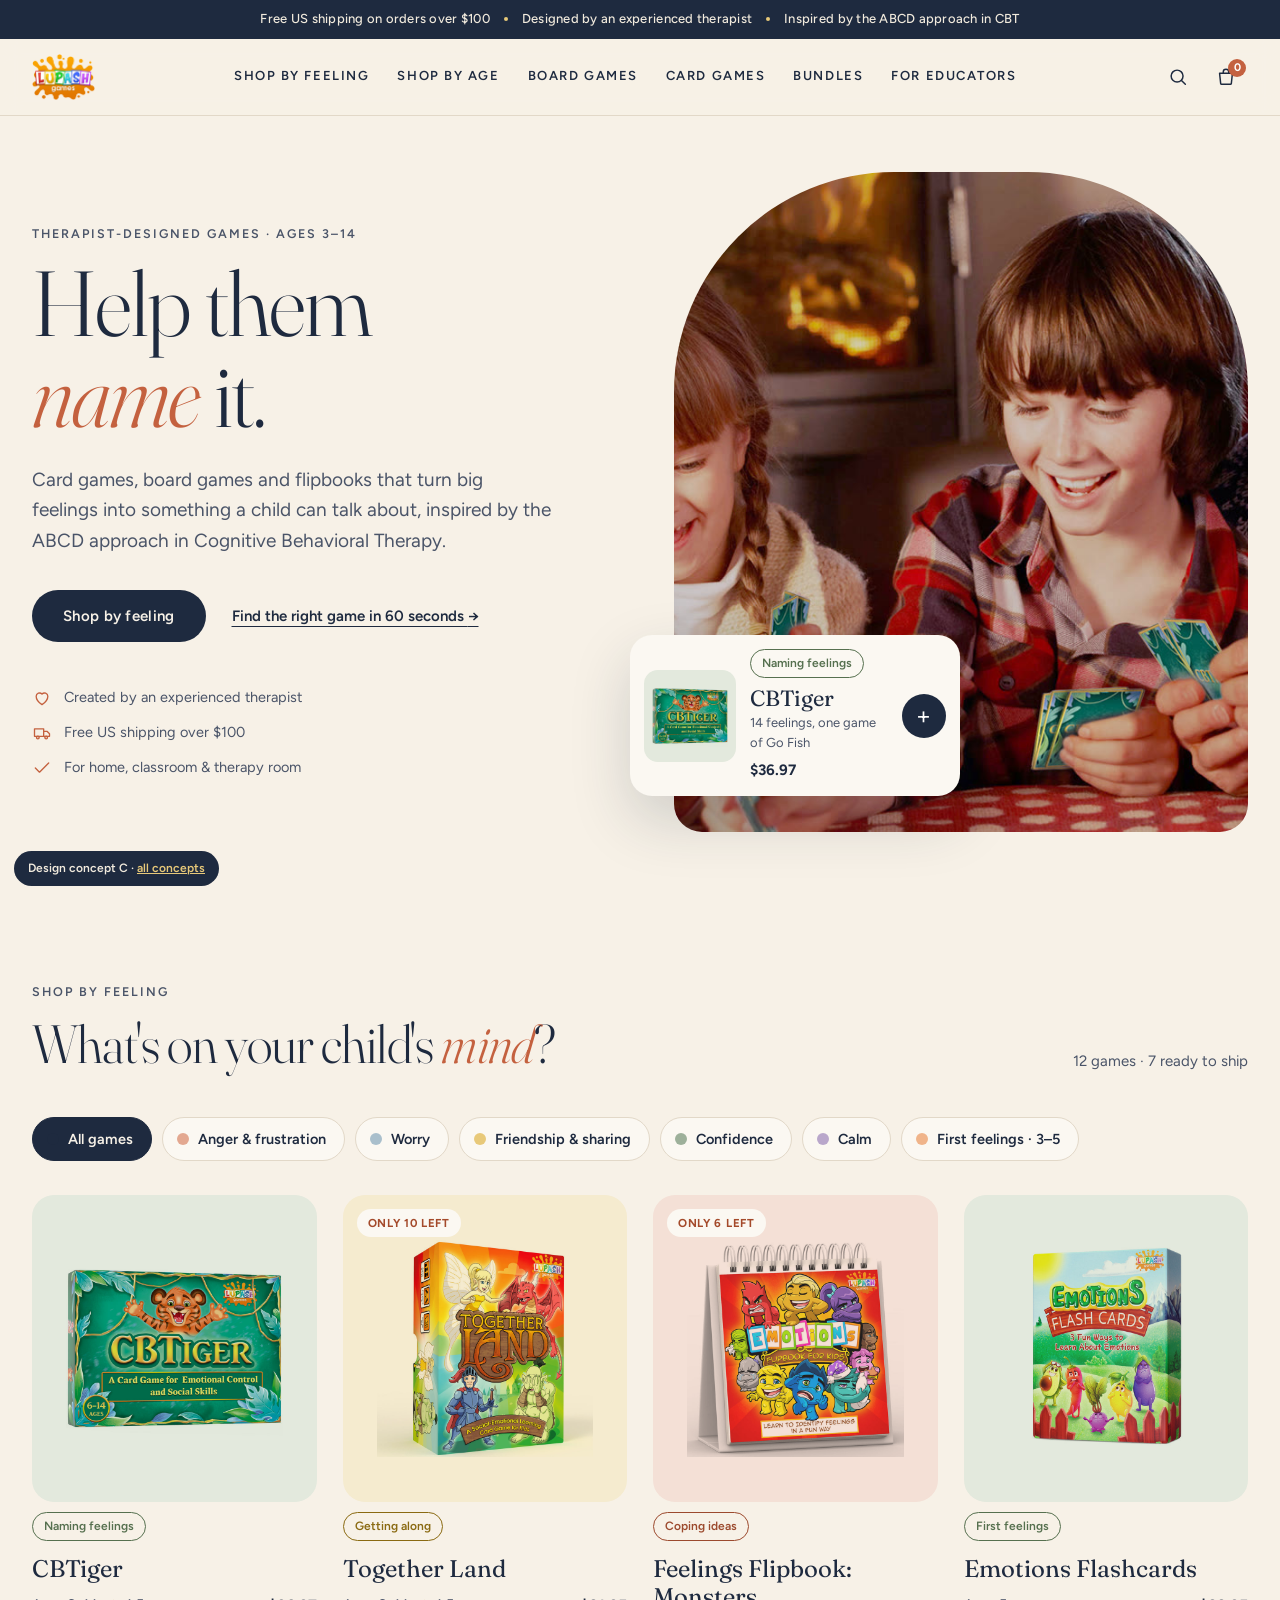
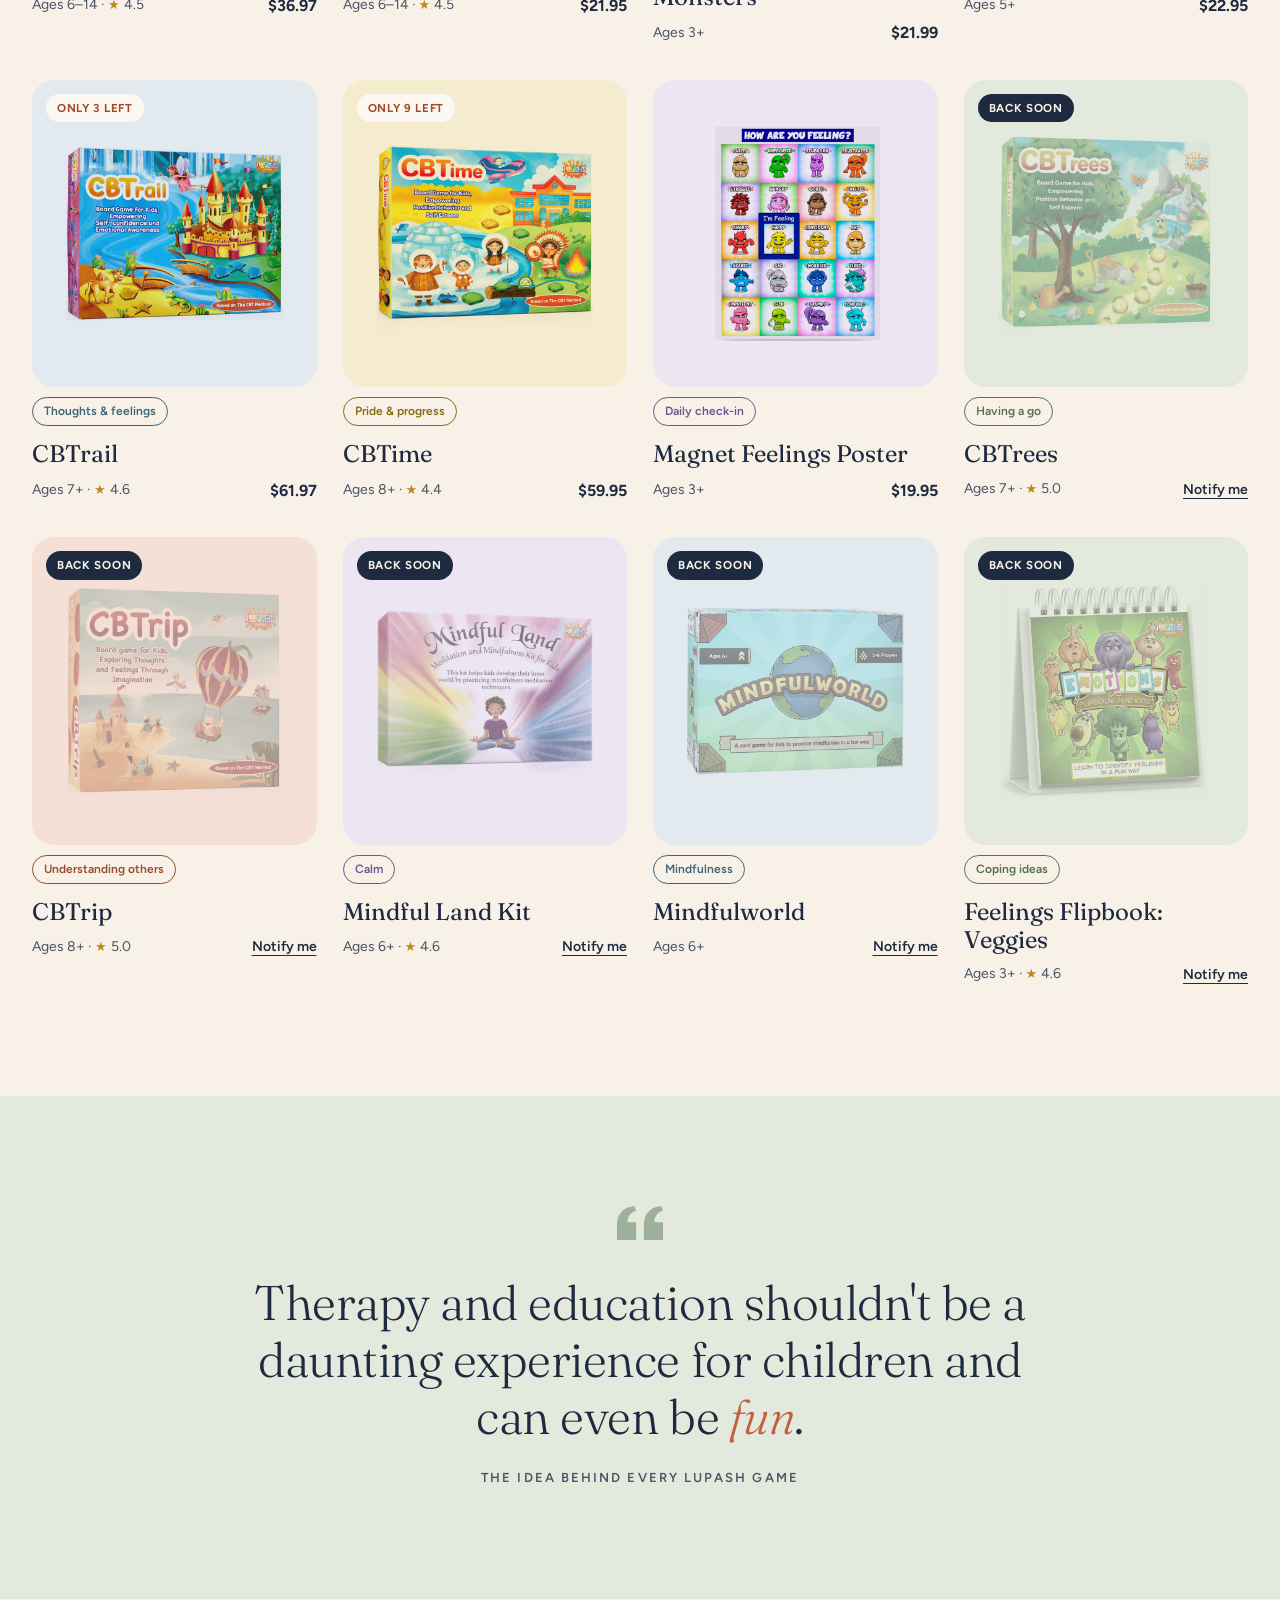
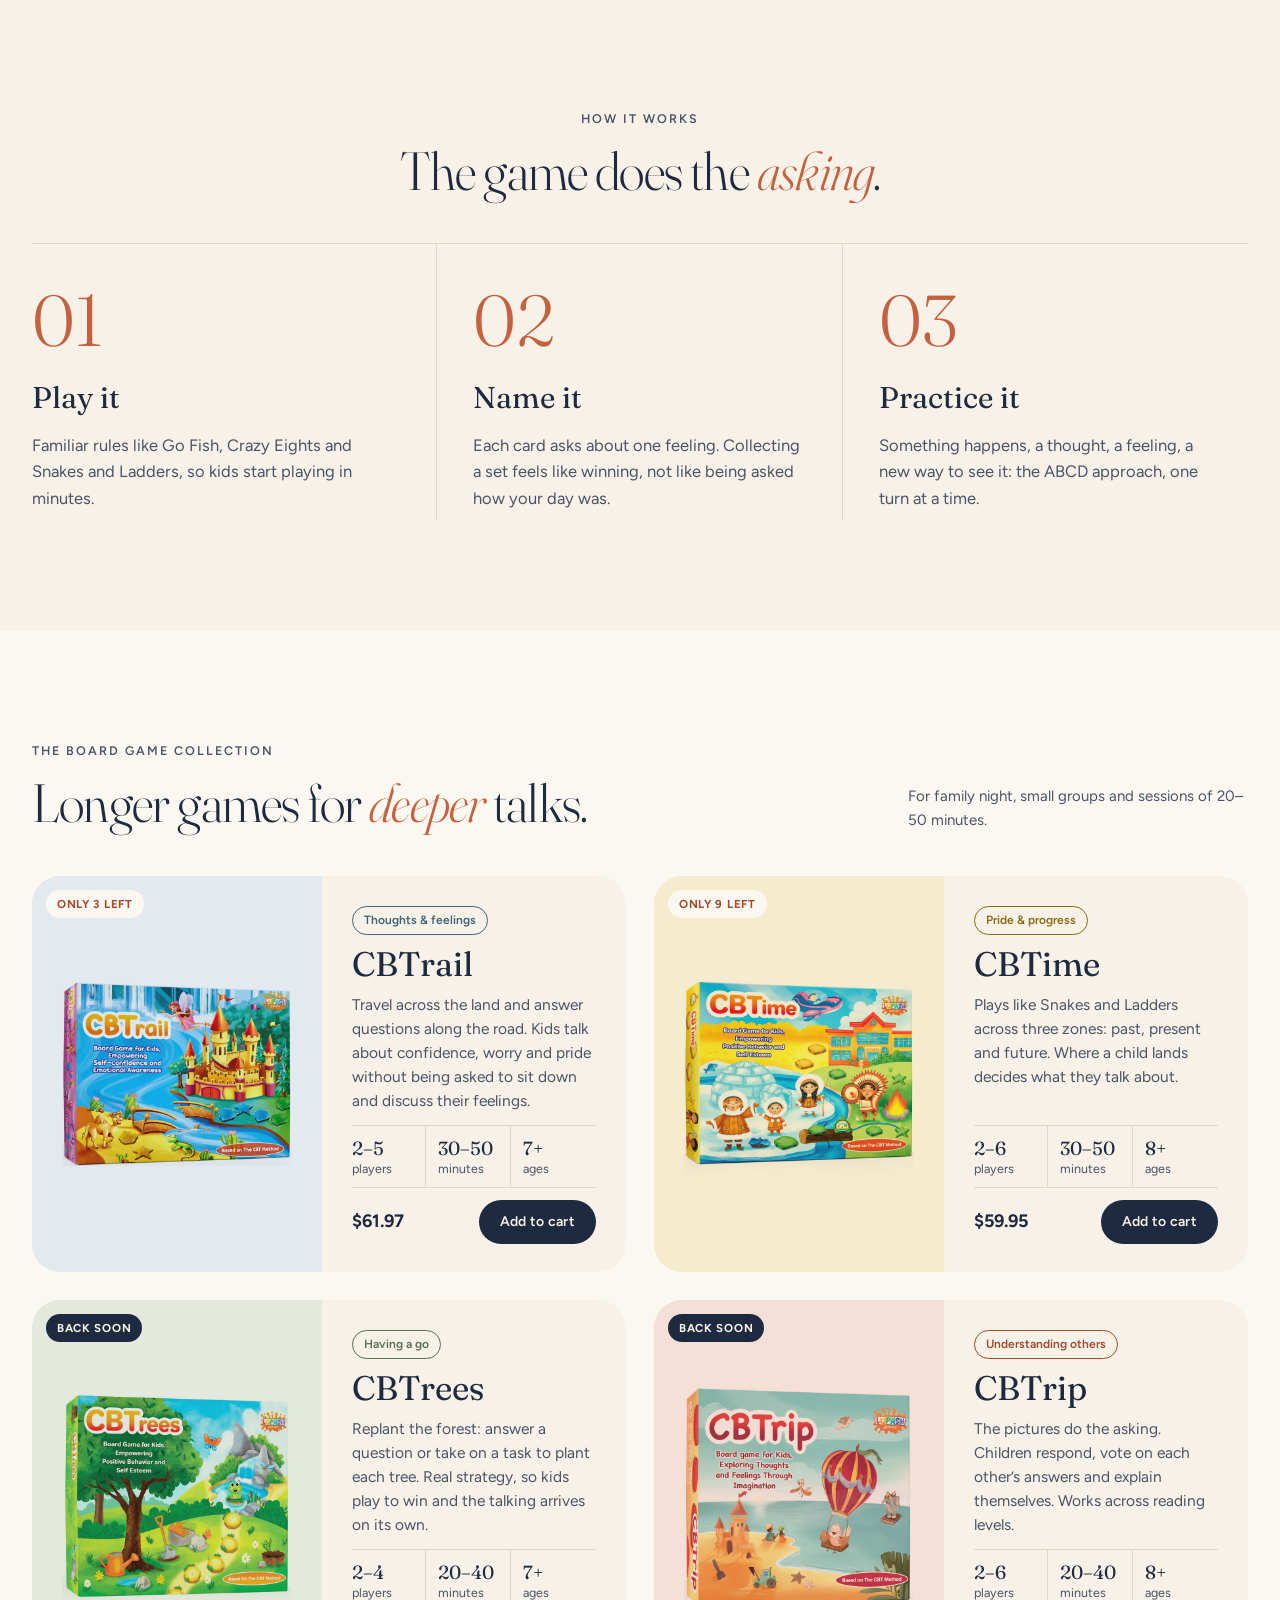
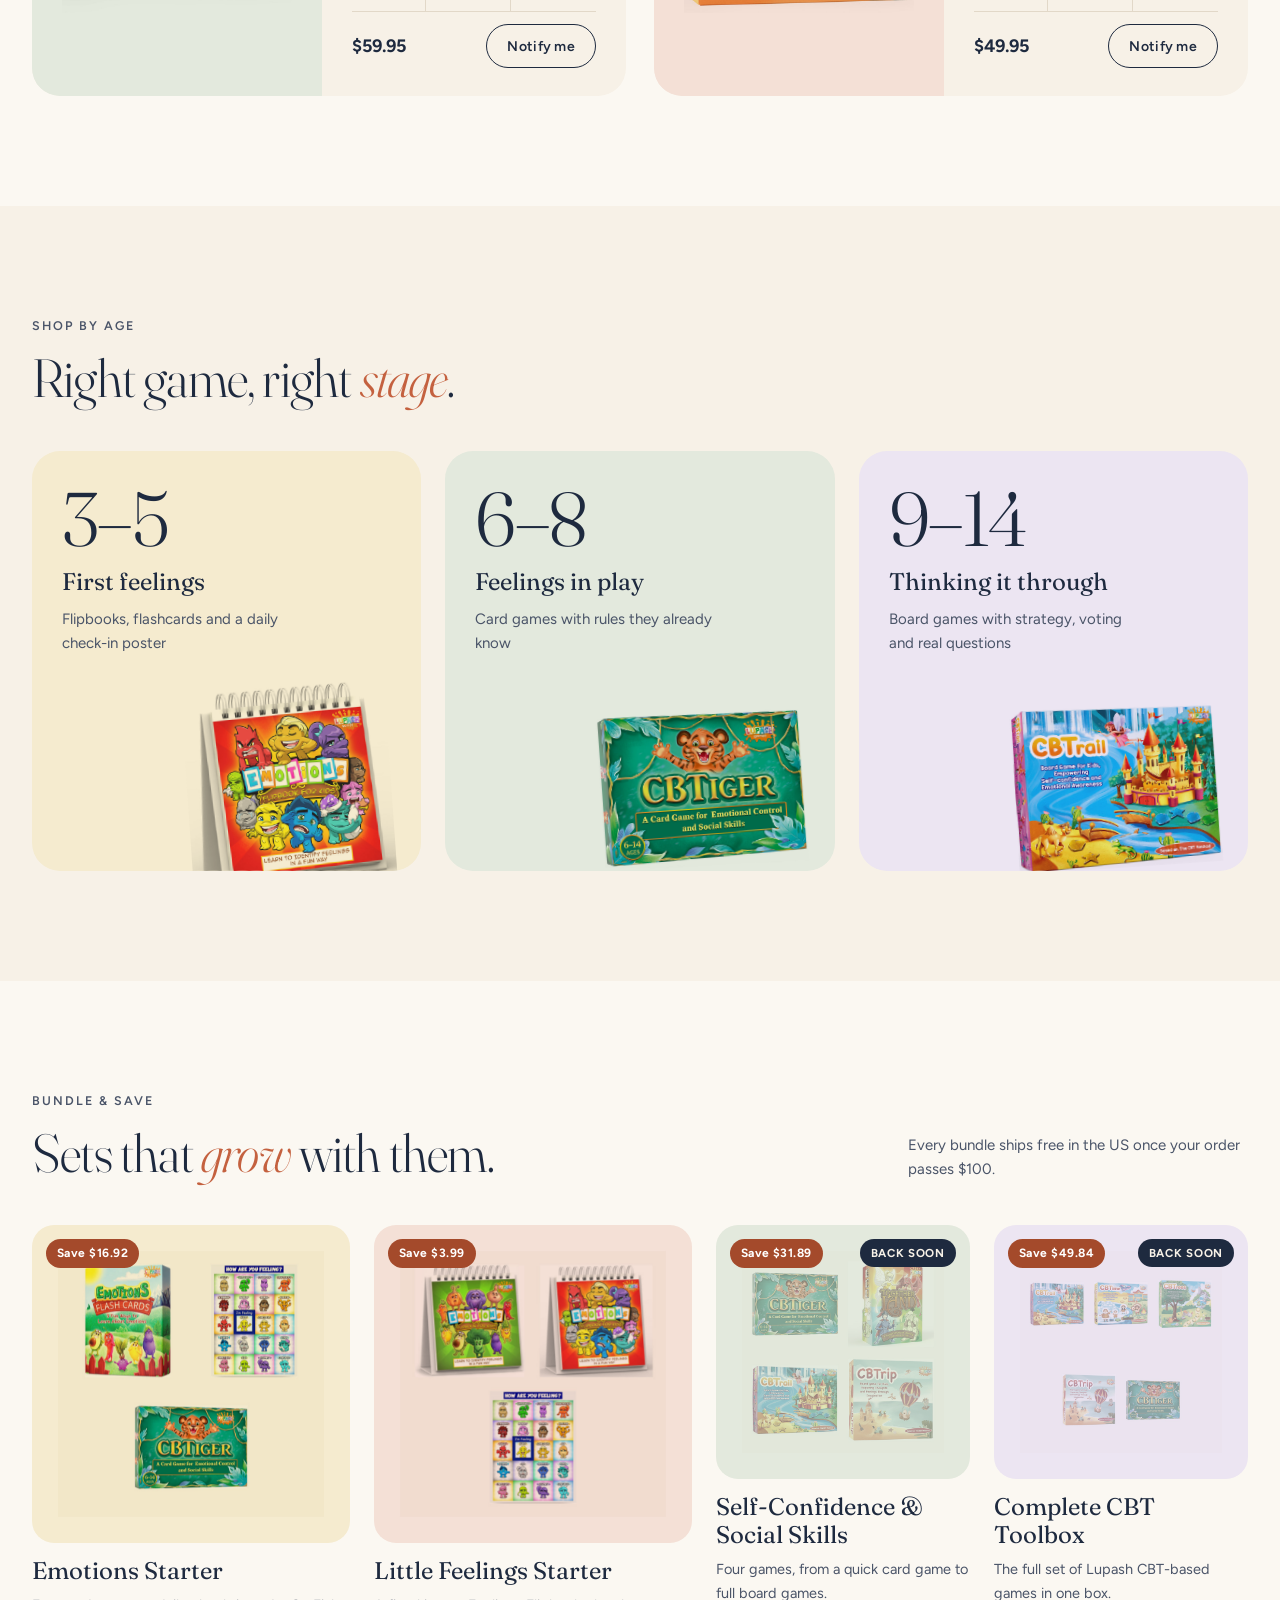
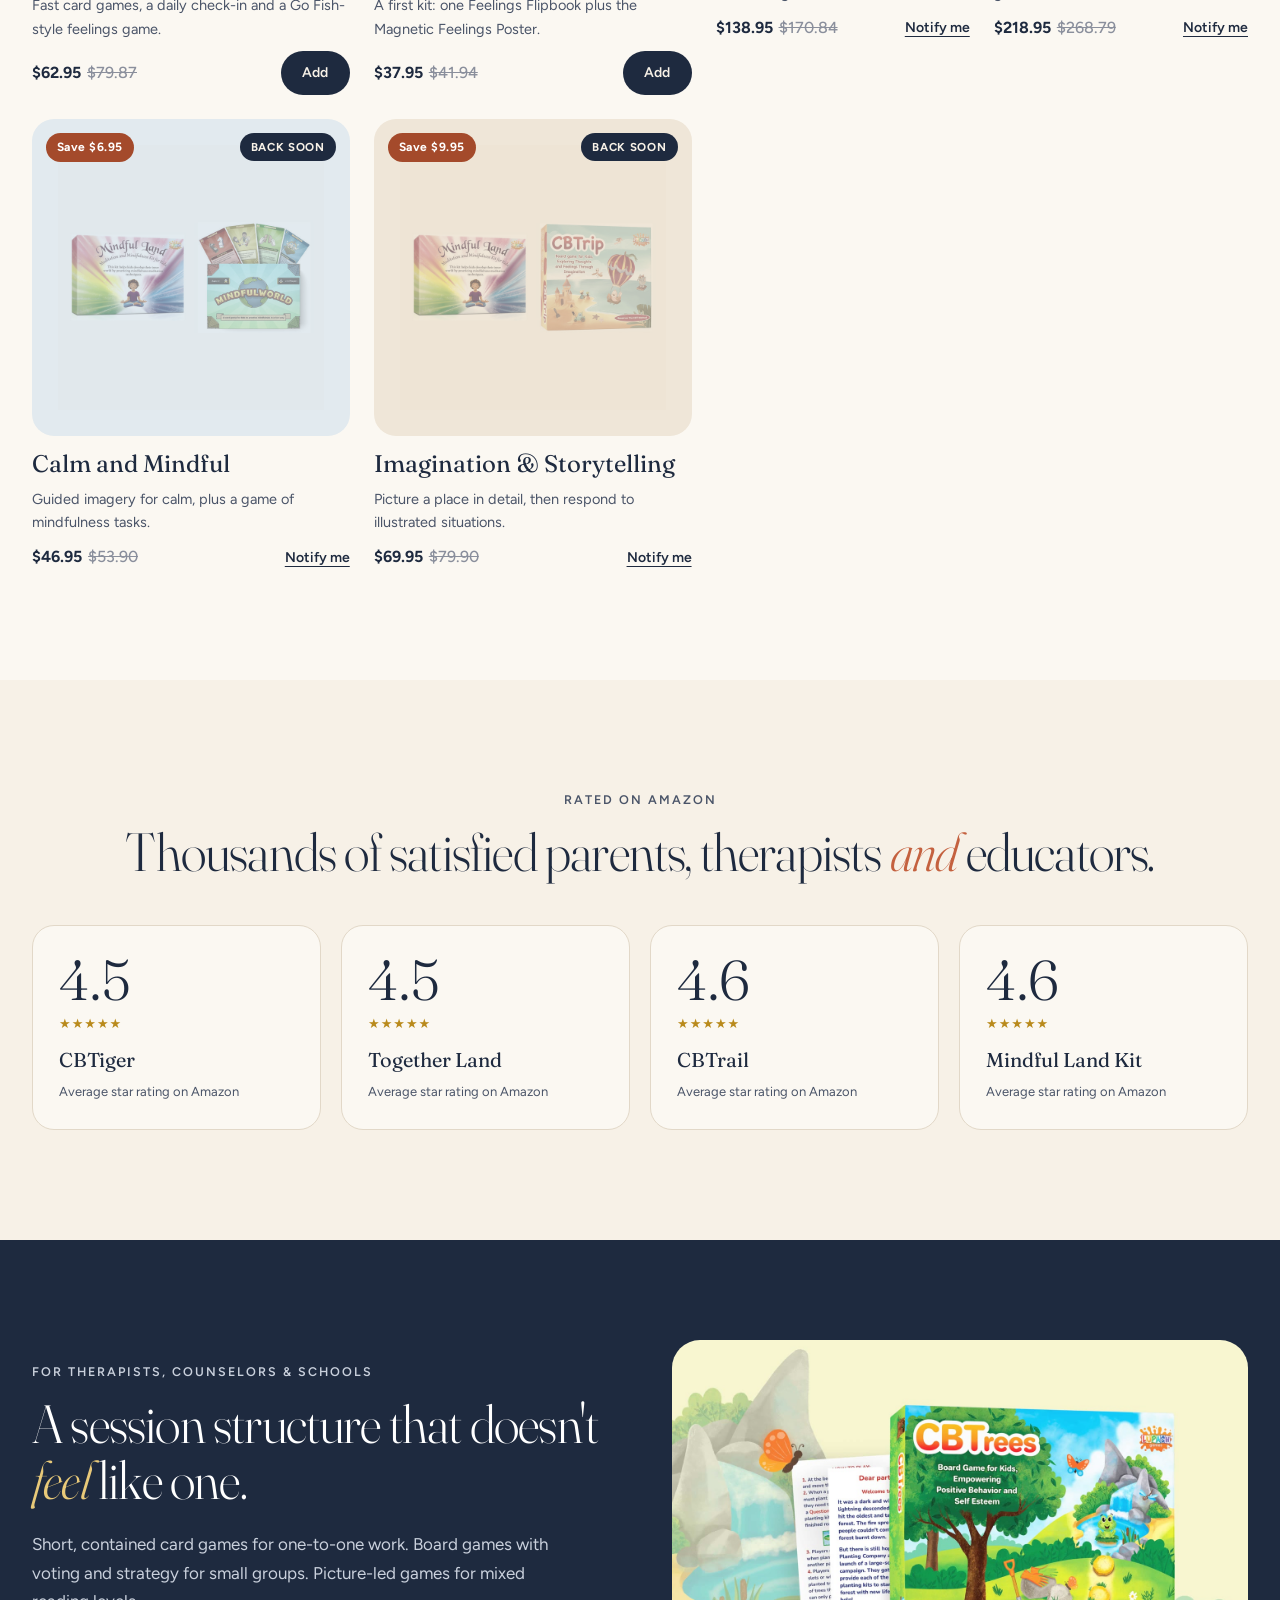
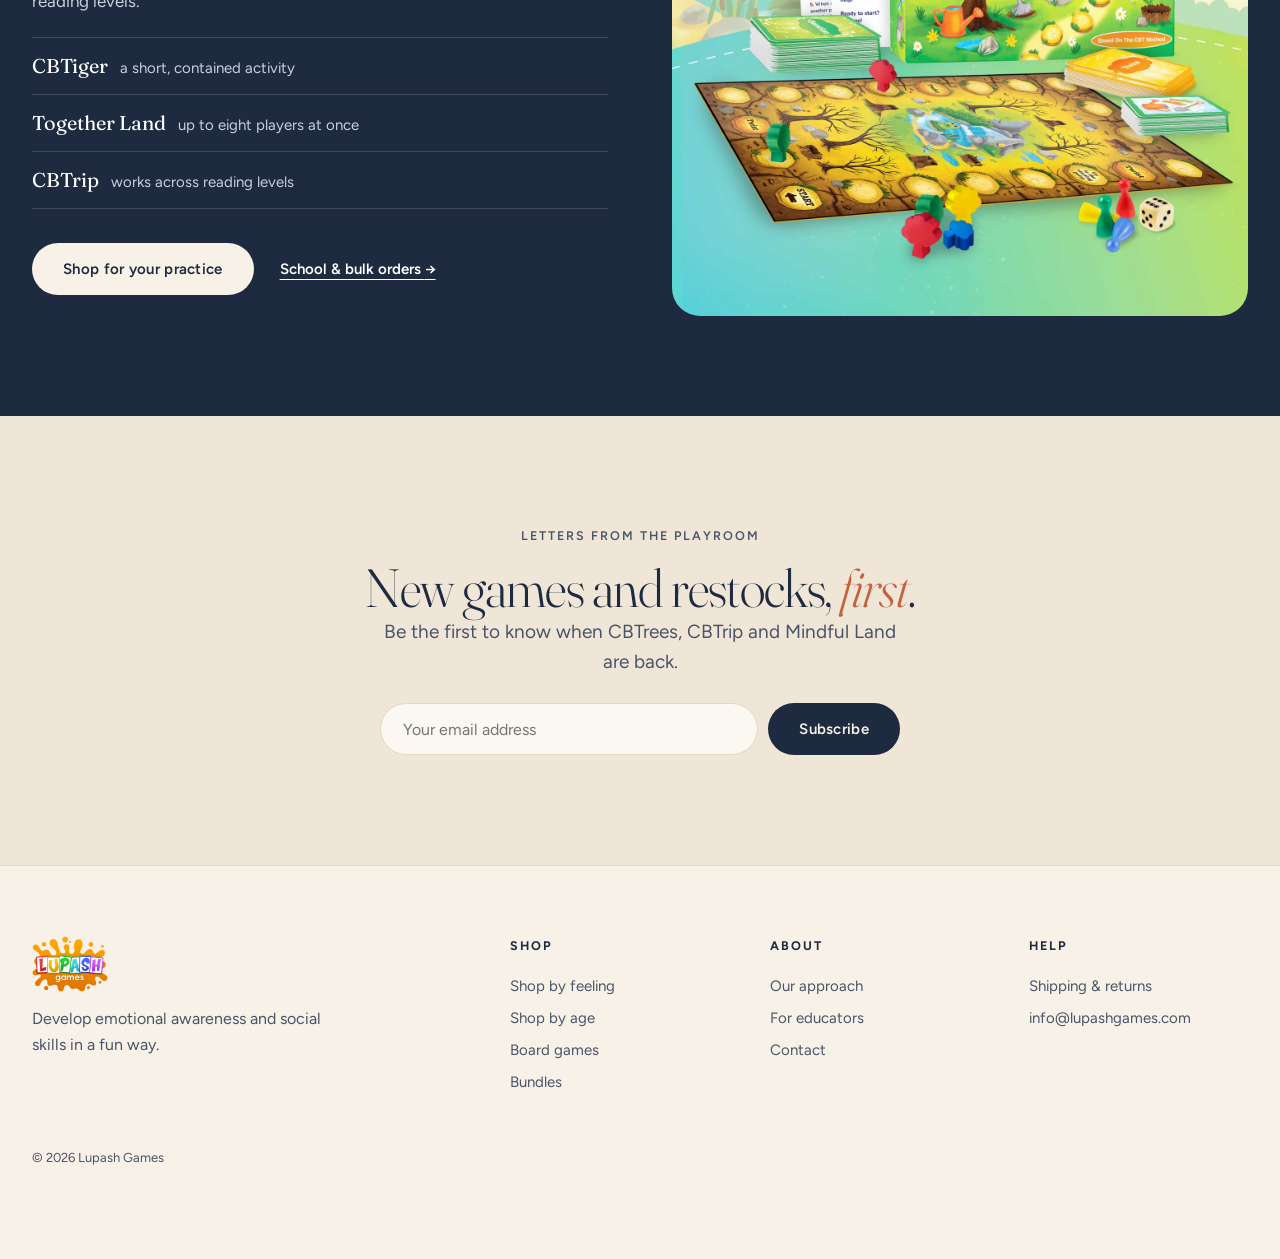
<file: studio/index.html>
<!doctype html>
<html lang="en">
<head>
<meta charset="utf-8">
<meta name="viewport" content="width=device-width, initial-scale=1">
<meta name="robots" content="noindex, nofollow">
<title>LUPASH Games — Calm Studio (design concept)</title>
<link rel="preconnect" href="https://fonts.googleapis.com">
<link href="https://fonts.googleapis.com/css2?family=Fraunces:ital,opsz,wght@0,9..144,300;0,9..144,400;0,9..144,500;1,9..144,300;1,9..144,400&family=Figtree:wght@400;500;600;700&display=swap" rel="stylesheet">
<link rel="stylesheet" href="studio.css">
</head>
<body>

<div class="bar"><span>Free US shipping on orders over $100</span><span class="dot" aria-hidden="true"></span><span>Designed by an experienced therapist</span><span class="dot hide-s" aria-hidden="true"></span><span class="hide-s">Inspired by the ABCD approach in CBT</span></div>

<header class="hdr">
<div class="wrap hdr-in">
<a href="#top" class="logo" aria-label="LUPASH Games home"><img src="../assets/logo.png" alt="LUPASH Games"></a>
<nav class="nav" aria-label="Main">
<a href="#feelings">Shop by feeling</a><a href="#ages">Shop by age</a><a href="#boards">Board games</a><a href="#feelings">Card games</a><a href="#bundles">Bundles</a><a href="#educators">For educators</a>
</nav>
<div class="hdr-icons">
<button class="icon" aria-label="Search"><svg viewBox="0 0 24 24" aria-hidden="true"><circle cx="11" cy="11" r="6.5"/><path d="M20 20l-4.2-4.2"/></svg></button>
<button class="icon cart-open" aria-label="Open cart"><svg viewBox="0 0 24 24" aria-hidden="true"><path d="M5 8h14l-1.2 11.2a1 1 0 0 1-1 .8H7.2a1 1 0 0 1-1-.8z"/><path d="M9 8V6.5a3 3 0 0 1 6 0V8"/></svg><span class="badge cartN">0</span></button>
</div>
</div>
</header>

<!-- HERO -->
<section id="top" class="hero">
<div class="wrap hero-in">
<div class="hero-copy">
<p class="eyebrow">Therapist-designed games · Ages 3–14</p>
<h1 class="display">Help them <em>name</em>&nbsp;it.</h1>
<p class="lede">Card games, board games and flipbooks that turn big feelings into something a child can talk about, inspired by the ABCD approach in Cognitive Behavioral Therapy.</p>
<div class="cta-row"><a href="#feelings" class="btn btn-ink">Shop by feeling</a><button class="link-arrow quiz-open">Find the right game in 60 seconds <span aria-hidden="true">→</span></button></div>
<ul class="trust">
<li><svg viewBox="0 0 24 24" aria-hidden="true"><path d="M12 20s-7-4.3-7-10a4 4 0 0 1 7-2.6A4 4 0 0 1 19 10c0 5.7-7 10-7 10z"/></svg>Created by an experienced therapist</li>
<li><svg viewBox="0 0 24 24" aria-hidden="true"><path d="M3 7h11v9H3zM14 10h4l3 3v3h-7"/><circle cx="7" cy="17.5" r="1.6"/><circle cx="17" cy="17.5" r="1.6"/></svg>Free US shipping over $100</li>
<li><svg viewBox="0 0 24 24" aria-hidden="true"><path d="M4 12l5 5L20 6"/></svg>For home, classroom &amp; therapy room</li>
</ul>
</div>
<div class="hero-media">
<img src="../assets/fam-tiger.jpg" alt="A family laughing over a game of CBTiger by the fireplace" class="hero-img">
<div class="float-card">
<div class="fc-img tint-sage"><img src="../assets/cbtiger-card-game.jpg" alt=""></div>
<div class="fc-txt"><span class="pill pill-sage">Naming feelings</span><a href="product.html" class="fc-name">CBTiger</a><span class="fc-sub">14 feelings, one game of Go Fish</span><span class="fc-price">$36.97</span></div>
<button class="fc-add add" data-id="cbtiger" aria-label="Add CBTiger to cart">+</button>
</div>
</div>
</div>
</section>

<!-- SHOP BY FEELING -->
<section id="feelings" class="sec">
<div class="wrap">
<div class="sec-head">
<div><p class="eyebrow">Shop by feeling</p><h2 class="h2">What's on your child's <em>mind</em>?</h2></div>
<p class="sec-note" id="count"></p>
</div>
<div class="chips" id="chips" role="group" aria-label="Filter by feeling"></div>
<div class="grid" id="grid"></div>
</div>
</section>

<!-- QUOTE -->
<section class="quote-band">
<div class="wrap narrow">
<svg class="q-mark" viewBox="0 0 48 36" aria-hidden="true"><path d="M0 36V20C0 8 7 1 18 0l2 5c-6 2-9 6-9 12h9v19zm28 0V20c0-12 7-19 18-20l2 5c-6 2-9 6-9 12h9v19z"/></svg>
<p class="quote">Therapy and education shouldn't be a daunting experience for children and can even be <em>fun</em>.</p>
<p class="quote-by">The idea behind every Lupash game</p>
</div>
</section>

<!-- HOW IT WORKS -->
<section class="sec">
<div class="wrap">
<div class="sec-head center"><div><p class="eyebrow">How it works</p><h2 class="h2">The game does the <em>asking</em>.</h2></div></div>
<div class="steps">
<div class="step"><span class="num">01</span><h3>Play it</h3><p>Familiar rules like Go Fish, Crazy Eights and Snakes and Ladders, so kids start playing in minutes.</p></div>
<div class="step"><span class="num">02</span><h3>Name it</h3><p>Each card asks about one feeling. Collecting a set feels like winning, not like being asked how your day was.</p></div>
<div class="step"><span class="num">03</span><h3>Practice it</h3><p>Something happens, a thought, a feeling, a new way to see it: the ABCD approach, one turn at a time.</p></div>
</div>
</div>
</section>

<!-- BOARD GAMES -->
<section id="boards" class="sec sec-paper">
<div class="wrap">
<div class="sec-head"><div><p class="eyebrow">The board game collection</p><h2 class="h2">Longer games for <em>deeper</em> talks.</h2></div><p class="sec-note">For family night, small groups and sessions of 20–50 minutes.</p></div>
<div class="boards" id="boardsGrid"></div>
</div>
</section>

<!-- SHOP BY AGE -->
<section id="ages" class="sec">
<div class="wrap">
<div class="sec-head"><div><p class="eyebrow">Shop by age</p><h2 class="h2">Right game, right <em>stage</em>.</h2></div></div>
<div class="ages">
<a href="#feelings" class="age tint-butter" data-feel="first"><span class="age-n">3–5</span><span class="age-t">First feelings</span><span class="age-d">Flipbooks, flashcards and a daily check-in poster</span><img src="../assets/feelings-flipbook-monsters.jpg" alt=""></a>
<a href="#feelings" class="age tint-sage" data-feel="all"><span class="age-n">6–8</span><span class="age-t">Feelings in play</span><span class="age-d">Card games with rules they already know</span><img src="../assets/cbtiger-card-game.jpg" alt=""></a>
<a href="#boards" class="age tint-lilac" data-feel="all"><span class="age-n">9–14</span><span class="age-t">Thinking it through</span><span class="age-d">Board games with strategy, voting and real questions</span><img src="../assets/cbtrail-board-game.jpg" alt=""></a>
</div>
</div>
</section>

<!-- BUNDLES -->
<section id="bundles" class="sec sec-paper">
<div class="wrap">
<div class="sec-head"><div><p class="eyebrow">Bundle &amp; save</p><h2 class="h2">Sets that <em>grow</em> with them.</h2></div><p class="sec-note">Every bundle ships free in the US once your order passes $100.</p></div>
<div class="bundles" id="bundleGrid"></div>
</div>
</section>

<!-- RATINGS -->
<section class="sec">
<div class="wrap">
<div class="sec-head center"><div><p class="eyebrow">Rated on Amazon</p><h2 class="h2">Thousands of satisfied parents, therapists <em>and</em> educators.</h2></div></div>
<div class="ratings" id="ratings"></div>
</div>
</section>

<!-- EDUCATORS -->
<section id="educators" class="edu">
<div class="wrap edu-in">
<div>
<p class="eyebrow light">For therapists, counselors &amp; schools</p>
<h2 class="h2 light">A session structure that doesn't <em>feel</em> like one.</h2>
<p class="edu-p">Short, contained card games for one-to-one work. Board games with voting and strategy for small groups. Picture-led games for mixed reading levels.</p>
<ul class="edu-list"><li><span>CBTiger</span>a short, contained activity</li><li><span>Together Land</span>up to eight players at once</li><li><span>CBTrip</span>works across reading levels</li></ul>
<div class="cta-row"><a href="#boards" class="btn btn-cream">Shop for your practice</a><a href="mailto:info@lupashgames.com" class="link-arrow light">School &amp; bulk orders <span aria-hidden="true">→</span></a></div>
</div>
<img src="../assets/trees-board.jpg" alt="CBTrees box, board, question cards and tree tokens" class="edu-img">
</div>
</section>

<!-- NEWSLETTER -->
<section class="sec news">
<div class="wrap narrow center">
<p class="eyebrow">Letters from the playroom</p>
<h2 class="h2">New games and restocks, <em>first</em>.</h2>
<p class="lede" style="margin:0 auto 26px">Be the first to know when CBTrees, CBTrip and Mindful Land are back.</p>
<form class="news-form" onsubmit="event.preventDefault();this.querySelector('button').textContent='Thank you'">
<label for="em" class="sr">Email address</label><input id="em" type="email" required placeholder="Your email address"><button class="btn btn-ink">Subscribe</button>
</form>
</div>
</section>

<footer class="ftr">
<div class="wrap ftr-in">
<div class="ftr-brand"><img src="../assets/logo.png" alt="LUPASH Games"><p>Develop emotional awareness and social skills in a fun way.</p></div>
<div><h4>Shop</h4><a href="#feelings">Shop by feeling</a><a href="#ages">Shop by age</a><a href="#boards">Board games</a><a href="#bundles">Bundles</a></div>
<div><h4>About</h4><a href="#top">Our approach</a><a href="#educators">For educators</a><a href="mailto:info@lupashgames.com">Contact</a></div>
<div><h4>Help</h4><a href="#top">Shipping &amp; returns</a><a href="mailto:info@lupashgames.com">info@lupashgames.com</a></div>
</div>
<div class="wrap ftr-base">© 2026 Lupash Games</div>
</footer>

<!-- CART DRAWER -->
<div class="scrim" id="scrim"></div>
<aside class="drawer" id="drawer" aria-label="Cart" aria-hidden="true">
<div class="dr-head"><h3>Your cart</h3><button class="icon dr-close" aria-label="Close cart"><svg viewBox="0 0 24 24" aria-hidden="true"><path d="M6 6l12 12M18 6L6 18"/></svg></button></div>
<div class="ship"><p id="shipMsg"></p><div class="ship-track"><div class="ship-fill" id="shipFill"></div></div></div>
<div class="dr-items" id="drItems"></div>
<div class="dr-up" id="drUp"></div>
<div class="dr-foot"><div class="dr-sum"><span>Subtotal</span><span id="drSub">$0.00</span></div><button class="btn btn-ink full">Checkout</button><p class="dr-note">Design concept: checkout is not connected.</p></div>
</aside>

<!-- QUIZ -->
<div class="modal" id="quiz" role="dialog" aria-modal="true" aria-label="Find the right game">
<div class="modal-box">
<button class="icon q-close" aria-label="Close"><svg viewBox="0 0 24 24" aria-hidden="true"><path d="M6 6l12 12M18 6L6 18"/></svg></button>
<div id="quizBody"></div>
</div>
</div>

<div class="concept">Design concept C · <a href="../">all concepts</a></div>

<script src="../assets/data.js"></script>
<script src="studio.js"></script>
<script>Studio.home();</script>
</body>
</html>
</file>
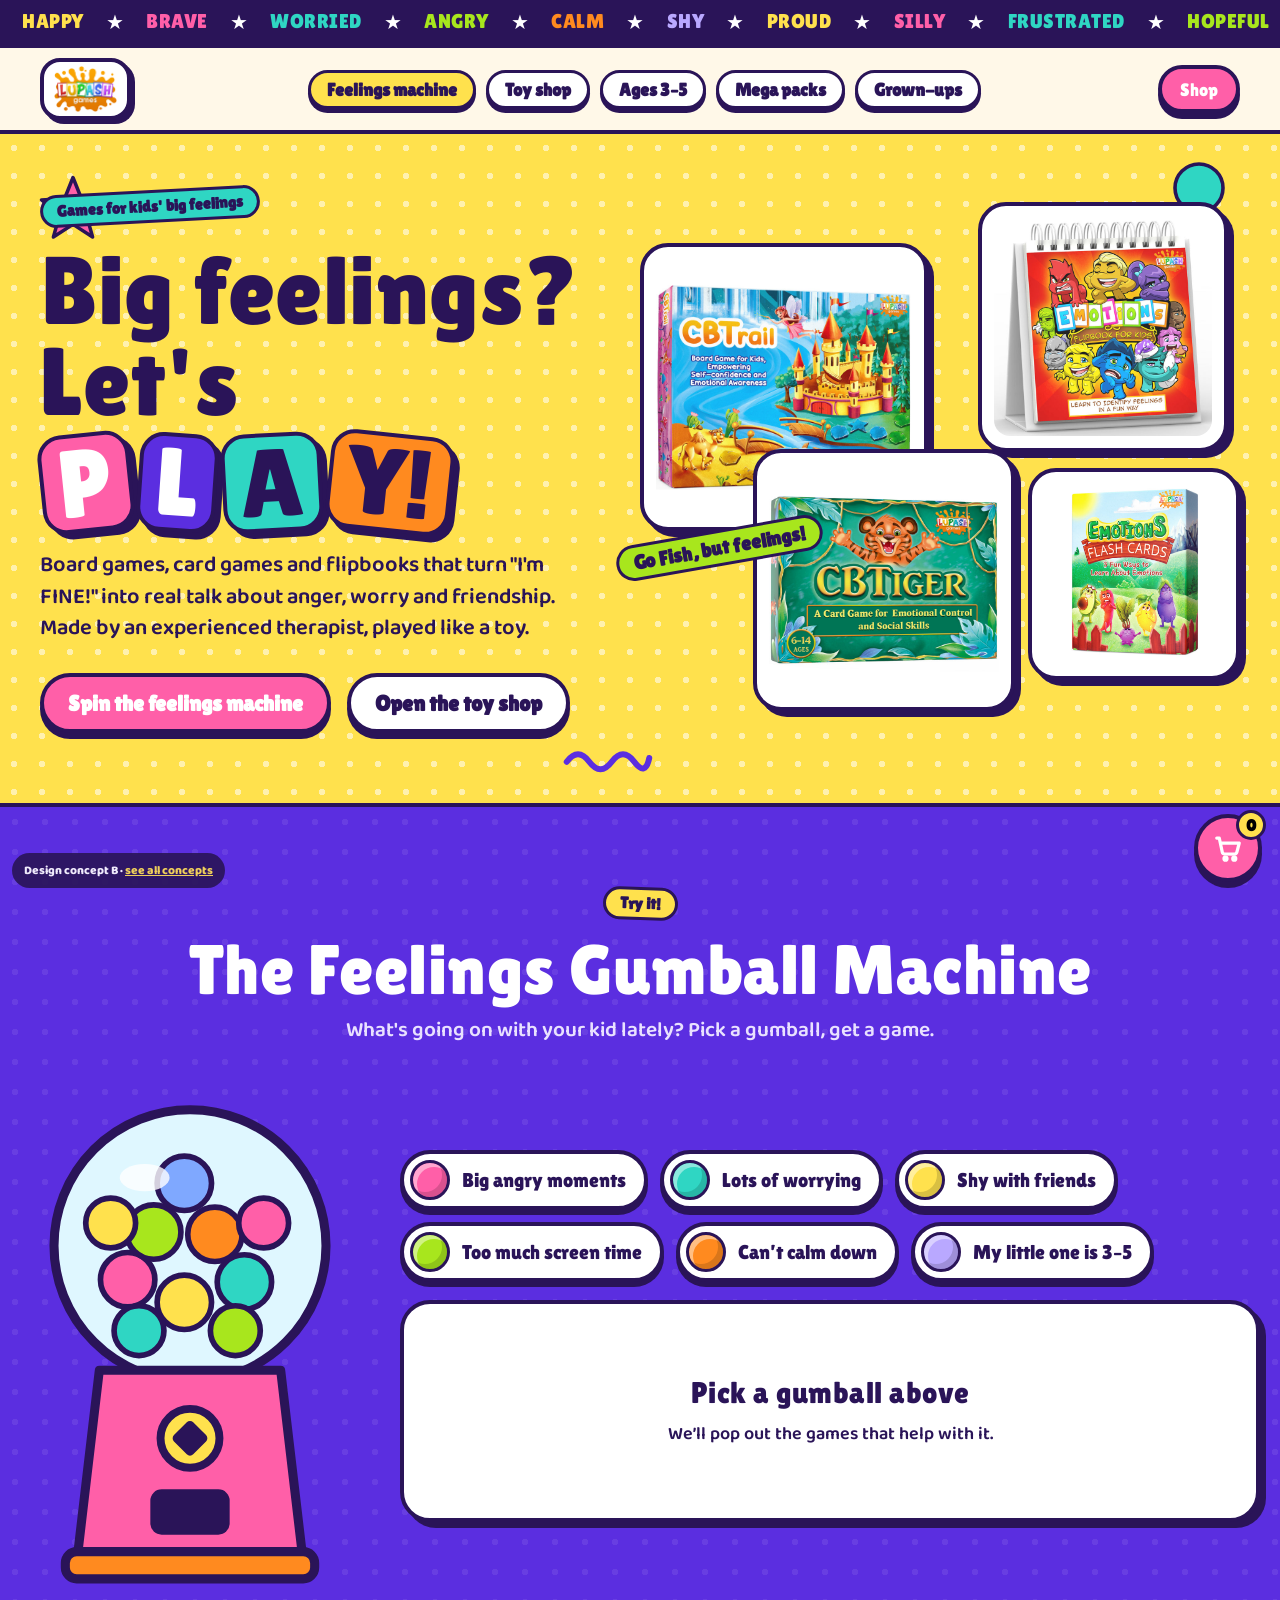
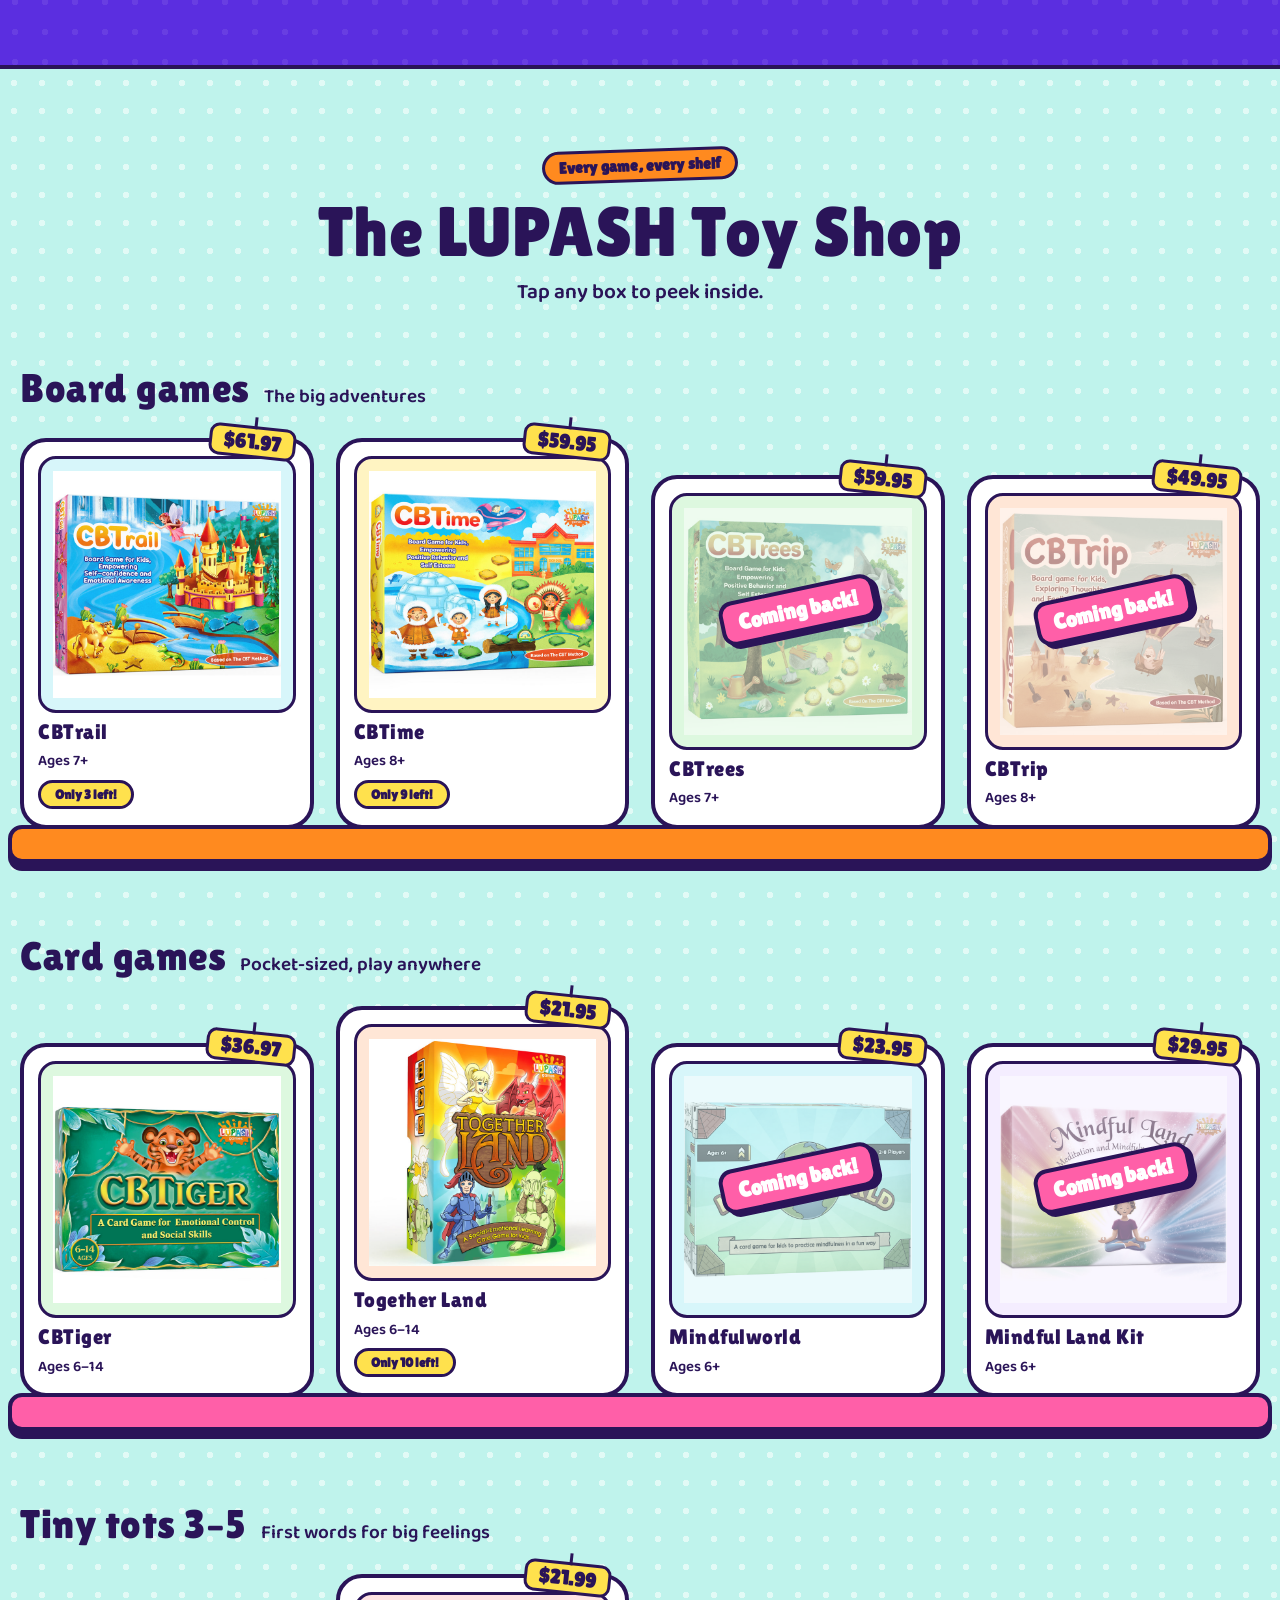
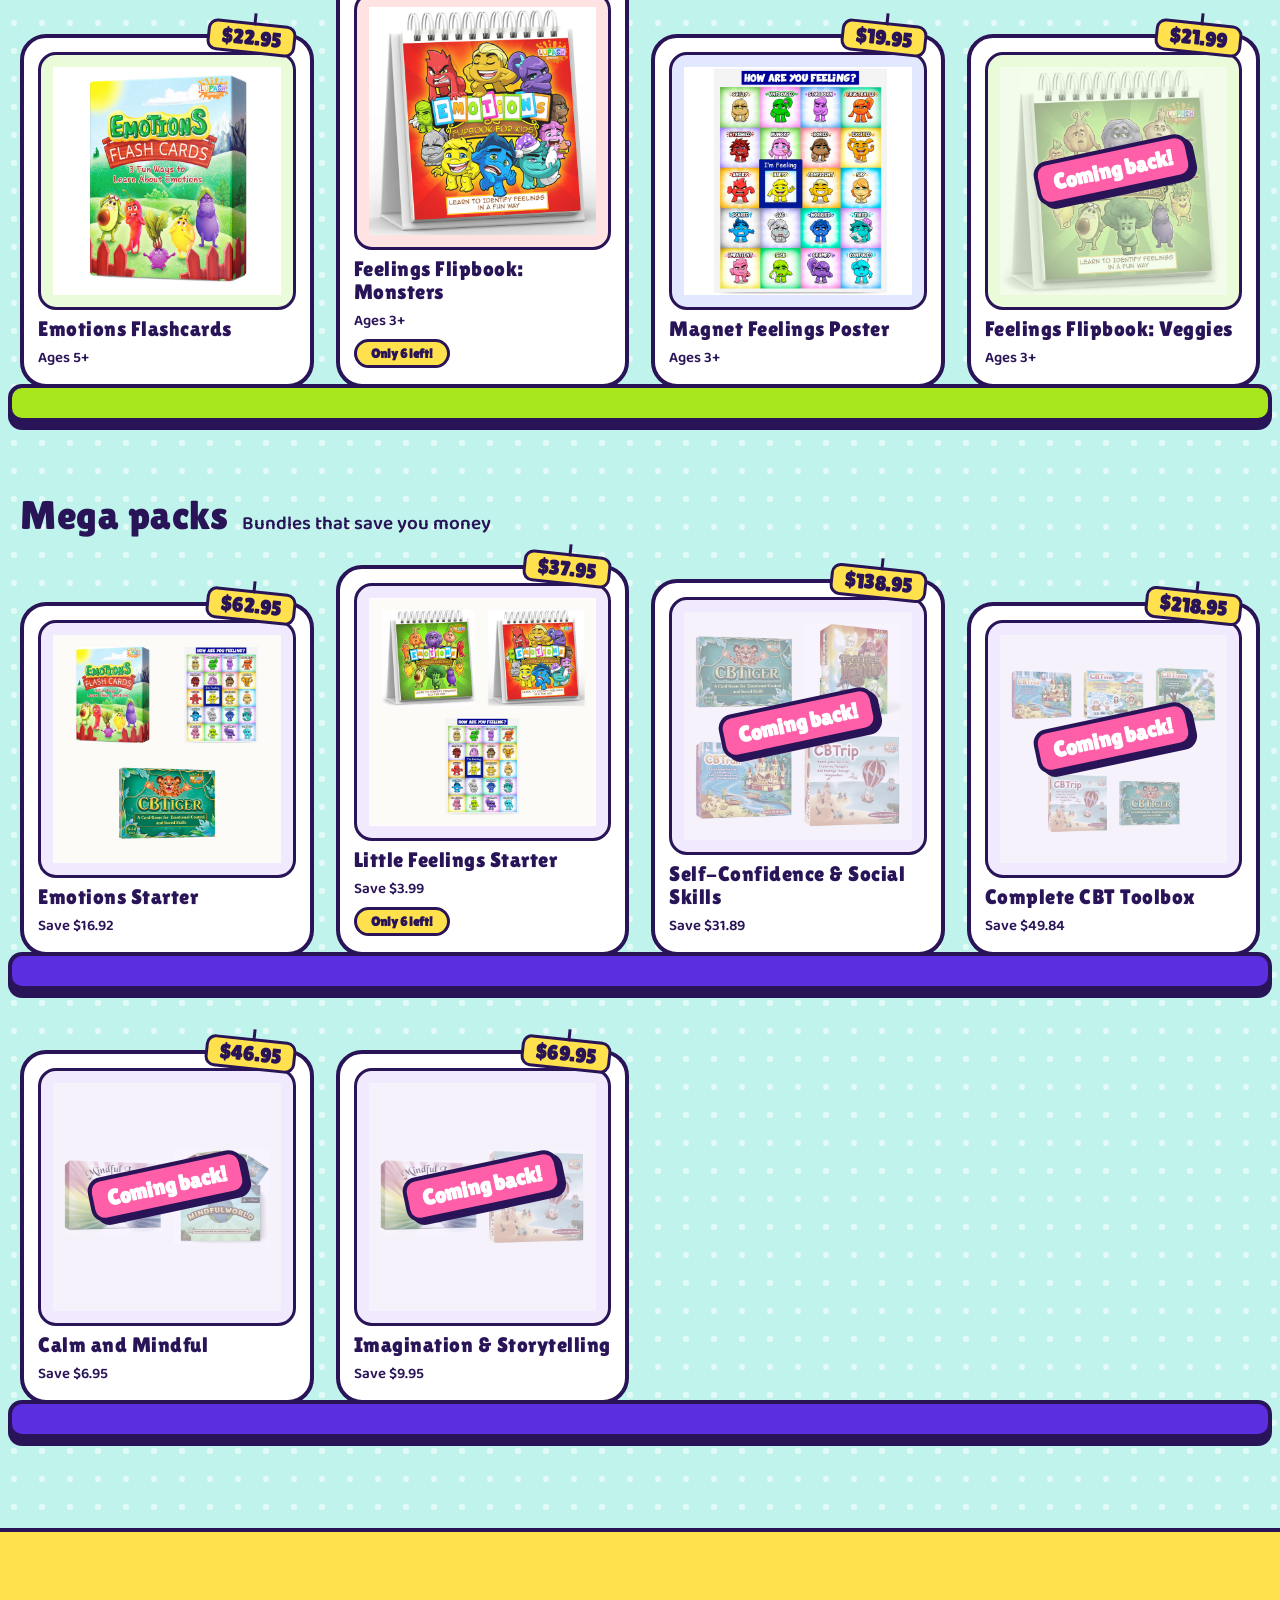
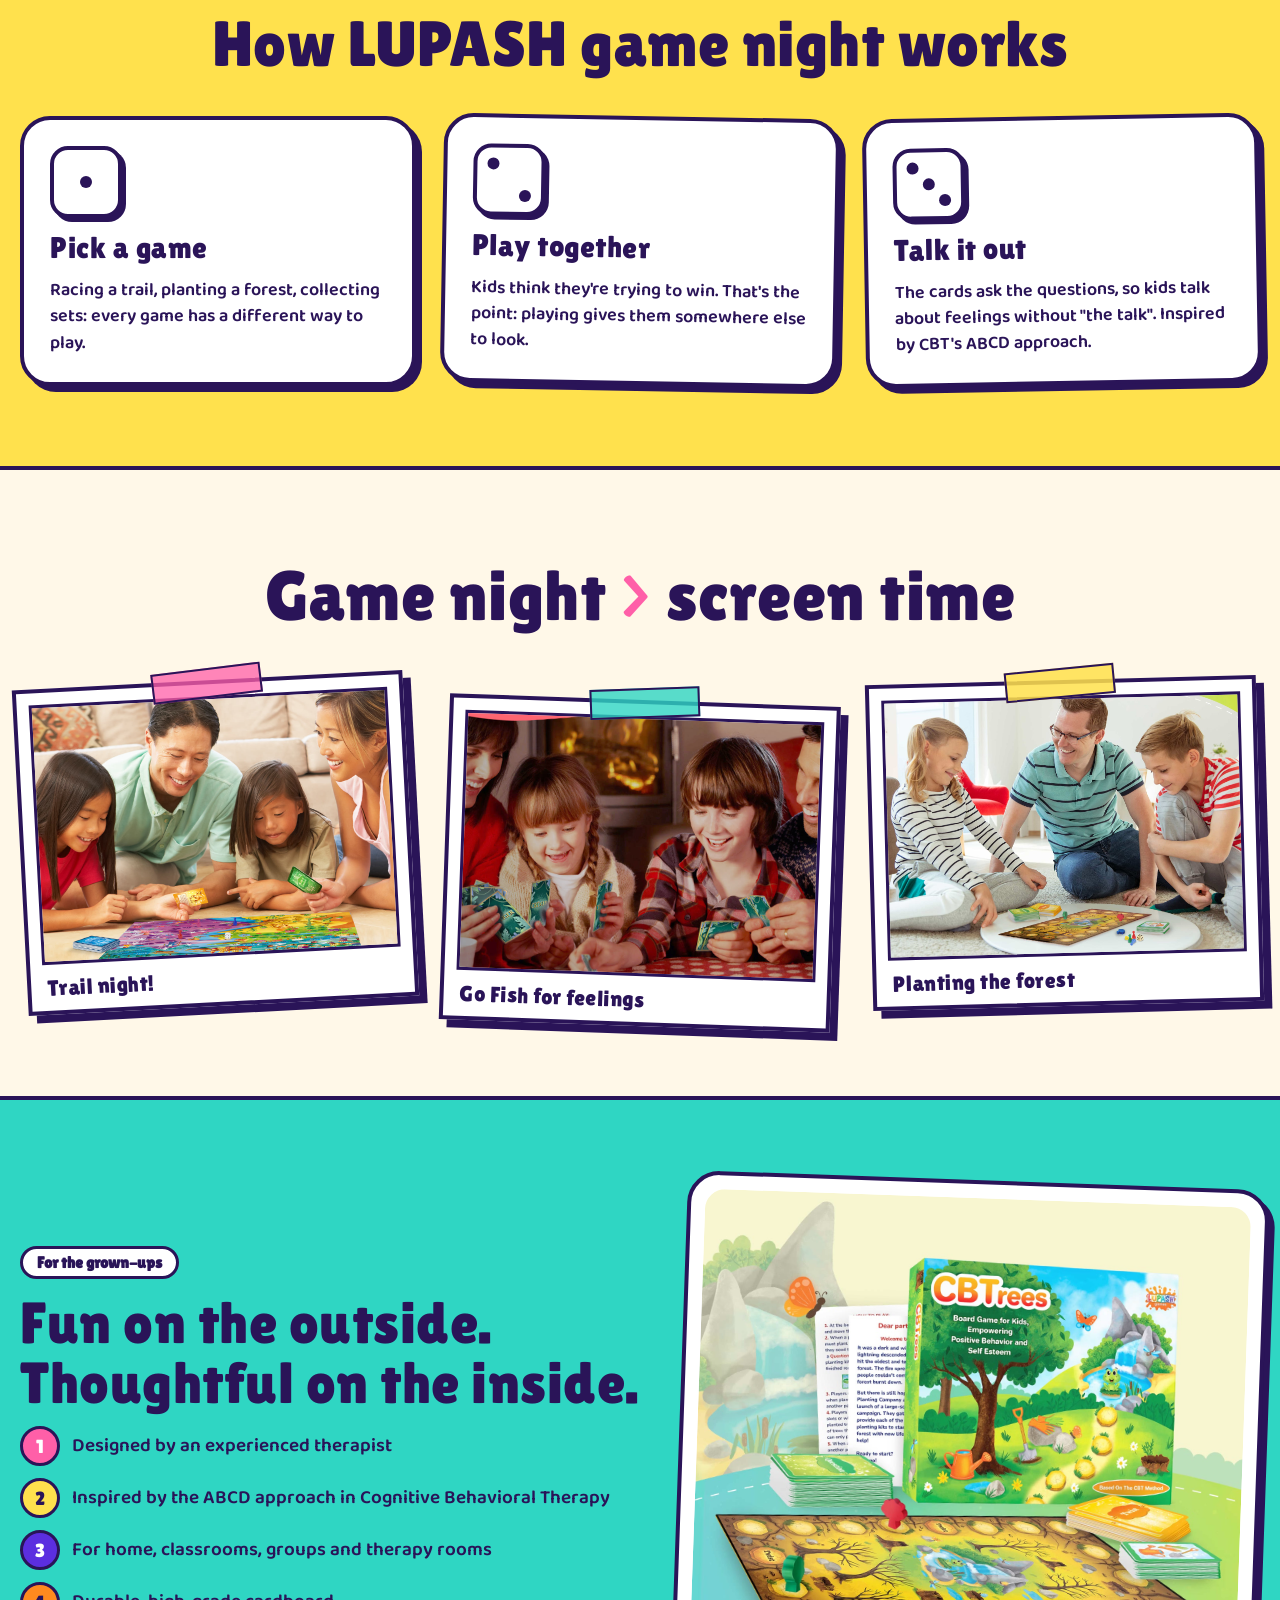
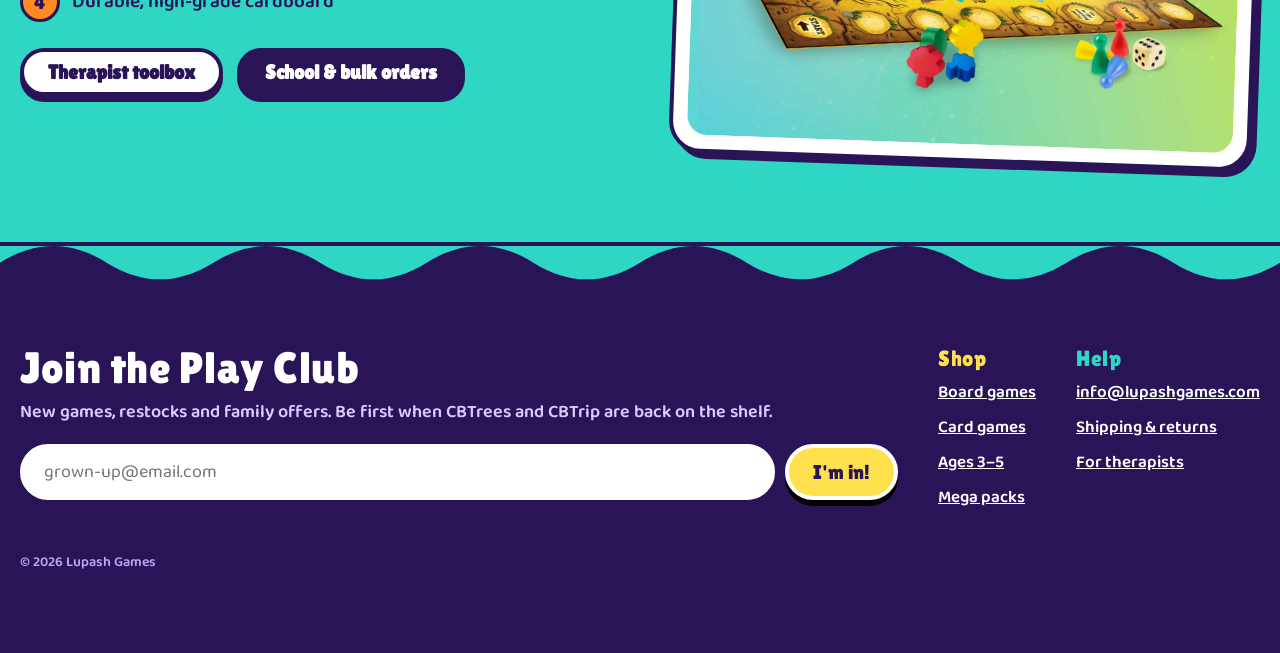
<file: toybox/index.html>
<!doctype html>
<html lang="en">
<head>
<meta charset="utf-8">
<meta name="viewport" content="width=device-width, initial-scale=1">
<meta name="robots" content="noindex, nofollow">
<title>LUPASH Games — Toy Box (design concept)</title>
<link rel="preconnect" href="https://fonts.googleapis.com">
<link href="https://fonts.googleapis.com/css2?family=Lilita+One&family=Baloo+2:wght@500;600;700;800&display=swap" rel="stylesheet">
<style>
:root{--ink:#2A1458;--grape:#5B2EE0;--pink:#FF5FA8;--orange:#FF8A1F;--lime:#A8E61D;--mint:#2FD6C3;--lemon:#FFE14D;--cream:#FFF8E8}
*{box-sizing:border-box}
html{scroll-behavior:smooth}
body{margin:0;background:var(--cream);color:var(--ink);font-family:'Baloo 2',system-ui,sans-serif;font-weight:600;overflow-x:hidden}
a{color:var(--ink)}
img{max-width:100%}
.L{font-family:'Lilita One',sans-serif;font-weight:400;letter-spacing:.5px}
.wrap{max-width:1240px;margin:0 auto}
.toy{border:4px solid var(--ink);box-shadow:6px 6px 0 var(--ink);border-radius:24px}
.tbtn{display:inline-flex;align-items:center;justify-content:center;gap:8px;min-height:48px;padding:0 24px;border:4px solid var(--ink);border-radius:999px;box-shadow:0 6px 0 var(--ink);font-family:'Lilita One',sans-serif;font-size:20px;color:var(--ink);text-decoration:none;cursor:pointer;transition:transform .1s,box-shadow .1s;background:var(--lemon)}
.tbtn:hover{transform:translateY(-2px);box-shadow:0 8px 0 var(--ink)}
.tbtn:active{transform:translateY(5px);box-shadow:0 1px 0 var(--ink)}
.dots{background-color:var(--lemon);background-image:radial-gradient(rgba(255,255,255,.55) 3px,transparent 3.5px);background-size:28px 28px}
.sticker{display:inline-block;border:3px solid var(--ink);border-radius:999px;padding:4px 14px;font-family:'Lilita One',sans-serif;font-size:16px;background:#fff}
@keyframes bob{0%,100%{transform:translateY(0) rotate(var(--r,0deg))}50%{transform:translateY(-14px) rotate(calc(var(--r,0deg) * -1))}}
@keyframes spin{to{transform:rotate(360deg)}}
@keyframes marq{to{transform:translateX(-50%)}}
@keyframes drop{0%{transform:translate(0,-150px) scale(.6)}60%{transform:translate(0,10px) scale(1)}80%{transform:translate(0,-8px)}100%{transform:translate(0,0)}}
@keyframes wiggle{0%,100%{transform:rotate(-3deg)}50%{transform:rotate(3deg)}}
.bob{animation:bob 4s ease-in-out infinite}
.spin{animation:spin 18s linear infinite}
.wig:hover{animation:wiggle .35s ease-in-out 2}
.marq{display:flex;width:max-content;animation:marq 28s linear infinite}
.ball{width:64px;height:64px;border-radius:50%;border:4px solid var(--ink);box-shadow:inset -8px -8px 0 rgba(0,0,0,.15),inset 6px 6px 0 rgba(255,255,255,.45);cursor:pointer;transition:transform .15s}
.ball:hover{transform:scale(1.08)}
.feel{display:flex;align-items:center;gap:12px;background:#fff;border:4px solid var(--ink);border-radius:999px;padding:6px 18px 6px 6px;font-family:'Lilita One',sans-serif;font-size:20px;cursor:pointer;box-shadow:0 5px 0 var(--ink);transition:transform .1s;color:var(--ink)}
.feel:hover{transform:translateY(-2px)}
.feel[aria-pressed="true"]{background:var(--lemon)}
.feel span.b{width:40px;height:40px;border-radius:50%;border:3px solid var(--ink);box-shadow:inset -5px -5px 0 rgba(0,0,0,.15),inset 4px 4px 0 rgba(255,255,255,.45)}
.shelf{position:relative;padding:0 0 34px}
.shelf::after{content:'';position:absolute;left:-12px;right:-12px;bottom:0;height:30px;border:4px solid var(--ink);border-radius:14px;background:var(--plank,#FF8A1F);box-shadow:0 8px 0 var(--ink)}
.row{display:grid;grid-template-columns:repeat(4,minmax(0,1fr));gap:22px;align-items:end;position:relative;z-index:1}
.toycard{position:relative;background:#fff;border:4px solid var(--ink);border-radius:26px;padding:14px 14px 16px;cursor:pointer;transition:transform .15s;text-align:left;font:inherit;color:inherit;display:flex;flex-direction:column;gap:8px}
.toycard:hover{transform:translateY(-8px) rotate(-1deg)}
.toycard .ph{border-radius:18px;aspect-ratio:1/1;display:flex;align-items:center;justify-content:center;padding:12px;border:3px solid var(--ink)}
.toycard img{width:100%;height:100%;object-fit:contain;display:block}
.tag{position:absolute;top:-16px;right:14px;background:var(--lemon);border:3px solid var(--ink);border-radius:10px;padding:2px 12px;font-family:'Lilita One',sans-serif;font-size:20px;transform:rotate(6deg)}
.tag::before{content:'';position:absolute;left:50%;top:-12px;width:3px;height:12px;background:var(--ink)}
.out{position:absolute;left:50%;top:38%;transform:translate(-50%,-50%) rotate(-12deg);background:var(--pink);color:#fff;border:4px solid var(--ink);border-radius:14px;padding:6px 14px;font-family:'Lilita One',sans-serif;font-size:22px;white-space:nowrap;box-shadow:4px 4px 0 var(--ink)}
.polaroid{background:#fff;border:4px solid var(--ink);padding:12px 12px 46px;box-shadow:8px 8px 0 var(--ink);position:relative}
.polaroid img{width:100%;height:260px;object-fit:cover;display:block;border:3px solid var(--ink)}
.tape{position:absolute;top:-16px;left:50%;width:110px;height:30px;transform:translateX(-50%) rotate(-4deg);background:rgba(255,95,168,.75);border:2px solid var(--ink)}
.dice{width:72px;height:72px;background:#fff;border:4px solid var(--ink);border-radius:18px;display:grid;grid-template-columns:repeat(3,1fr);grid-template-rows:repeat(3,1fr);padding:8px;box-shadow:4px 4px 0 var(--ink)}
.dice i{width:12px;height:12px;border-radius:50%;background:var(--ink);place-self:center}
#modal{position:fixed;inset:0;background:rgba(42,20,88,.55);display:none;align-items:center;justify-content:center;z-index:80;padding:16px}
#modal.on{display:flex}
.cartfab{position:fixed;right:18px;bottom:18px;z-index:60;width:68px;height:68px;border-radius:50%;background:var(--pink);border:4px solid var(--ink);box-shadow:0 6px 0 var(--ink);display:flex;align-items:center;justify-content:center;cursor:pointer}
.cartfab b{position:absolute;top:-8px;right:-8px;background:var(--lemon);border:3px solid var(--ink);border-radius:999px;min-width:30px;height:30px;font-family:'Lilita One';font-size:16px;display:flex;align-items:center;justify-content:center}
.concept{position:fixed;left:12px;bottom:12px;z-index:50;background:var(--ink);color:#fff;font-size:12px;font-weight:800;padding:8px 12px;border-radius:999px;opacity:.9}
.concept a{color:var(--lemon)}
.nav a{text-decoration:none;font-family:'Lilita One';font-size:18px;padding:6px 16px;border:3px solid var(--ink);border-radius:999px;background:#fff;box-shadow:0 4px 0 var(--ink)}
@media (max-width:900px){.row{grid-template-columns:repeat(2,minmax(0,1fr))}.nav{display:none !important}.heroToys{min-height:0 !important;display:grid;grid-template-columns:1fr 1fr;gap:16px}.heroToys>.toy{position:static !important;width:auto !important}.heroToys>.sticker{position:static !important;grid-column:1/-1;justify-self:center}#machine svg{max-width:230px;margin:0 auto}}
@media (max-width:600px){.concept{display:none}}
@media (prefers-reduced-motion:reduce){.bob,.spin,.marq{animation:none}}
</style>
</head>
<body>

<!-- feelings ticker -->
<div style="background:var(--ink);color:#fff;overflow:hidden;border-bottom:4px solid var(--ink)">
<div class="marq L" style="font-size:20px;padding:10px 0;gap:0" aria-hidden="true" id="ticker"></div>
</div>

<header style="background:var(--cream);border-bottom:4px solid var(--ink);position:sticky;top:0;z-index:40">
<div class="wrap" style="padding:10px 20px;display:flex;align-items:center;gap:18px">
<a href="#top" aria-label="LUPASH Games home" class="wig" style="background:#fff;border:4px solid var(--ink);border-radius:20px;padding:4px 10px;box-shadow:4px 4px 0 var(--ink);display:block"><img src="../assets/logo.png" alt="LUPASH Games" style="height:46px;display:block"></a>
<nav class="nav" style="display:flex;gap:10px;flex-wrap:wrap;flex-grow:1;justify-content:center">
<a href="#machine" style="background:var(--lemon)">Feelings machine</a><a href="#shop">Toy shop</a><a href="#tots">Ages 3–5</a><a href="#packs">Mega packs</a><a href="#grownups">Grown-ups</a>
</nav>
<button class="tbtn" style="margin-left:auto;background:var(--pink);color:#fff;font-size:18px;padding:0 18px" onclick="document.getElementById('shop').scrollIntoView()">Shop</button>
</div>
</header>

<!-- HERO -->
<section id="top" class="dots" style="border-bottom:4px solid var(--ink);position:relative;overflow:hidden">
<svg aria-hidden="true" style="position:absolute;left:3%;top:40px;width:70px" viewBox="0 0 100 100" class="spin"><path d="M50 5l12 30 33 2-26 21 9 32-28-18-28 18 9-32L5 37l33-2z" fill="#FF5FA8" stroke="#2A1458" stroke-width="5" stroke-linejoin="round"/></svg>
<svg aria-hidden="true" style="position:absolute;left:44%;bottom:30px;width:90px" viewBox="0 0 120 40"><path d="M5 25 Q 20 5 35 25 T 65 25 T 95 25 T 115 20" fill="none" stroke="#5B2EE0" stroke-width="8" stroke-linecap="round"/></svg>
<svg aria-hidden="true" style="position:absolute;right:4%;top:24px;width:60px" viewBox="0 0 100 100" class="bob"><circle cx="50" cy="50" r="40" fill="#2FD6C3" stroke="#2A1458" stroke-width="6"/></svg>
<div class="wrap" style="padding:56px 20px 70px;display:flex;flex-wrap:wrap;gap:30px;align-items:center;position:relative">
<div style="flex:1 1 440px;min-width:0">
<span class="sticker" style="background:var(--mint);transform:rotate(-3deg)">Games for kids' big feelings</span>
<h1 class="L" style="font-size:clamp(52px,7.5vw,104px);line-height:.95;margin:22px 0 18px;color:var(--ink)">Big feelings?<br>Let's
<span style="display:inline-flex;gap:6px;vertical-align:middle">
<span class="toy" style="display:inline-block;background:var(--pink);color:#fff;padding:0 14px;transform:rotate(-6deg)">P</span><span class="toy" style="display:inline-block;background:var(--grape);color:#fff;padding:0 14px;transform:rotate(4deg)">L</span><span class="toy" style="display:inline-block;background:var(--mint);padding:0 14px;transform:rotate(-3deg)">A</span><span class="toy" style="display:inline-block;background:var(--orange);padding:0 14px;transform:rotate(6deg)">Y!</span>
</span></h1>
<p style="font-size:22px;line-height:1.45;margin:0 0 28px;max-width:540px;font-weight:600">Board games, card games and flipbooks that turn "I'm FINE!" into real talk about anger, worry and friendship. Made by an experienced therapist, played like a toy.</p>
<div style="display:flex;gap:16px;flex-wrap:wrap">
<a href="#machine" class="tbtn" style="background:var(--pink);color:#fff;font-size:22px;min-height:60px">Spin the feelings machine</a>
<a href="#shop" class="tbtn" style="background:#fff;font-size:22px;min-height:60px">Open the toy shop</a>
</div>
</div>
<div class="heroToys" style="flex:1 1 520px;min-width:0;position:relative;min-height:520px">
<div class="toy bob" style="position:absolute;left:4%;top:8%;width:46%;background:#fff;padding:12px;--r:-6deg;border-radius:28px"><img src="../assets/cbtrail-board-game.jpg" alt="CBTrail board game" style="display:block;border-radius:16px"></div>
<div class="toy bob" style="position:absolute;right:2%;top:0;width:40%;background:#fff;padding:12px;--r:5deg;animation-delay:1s;border-radius:28px"><img src="../assets/feelings-flipbook-monsters.jpg" alt="Feelings Flipbook Monsters" style="display:block;border-radius:16px"></div>
<div class="toy bob" style="position:absolute;left:22%;bottom:2%;width:42%;background:#fff;padding:12px;--r:4deg;animation-delay:.5s;border-radius:28px"><img src="../assets/cbtiger-card-game.jpg" alt="CBTiger card game" style="display:block;border-radius:16px"></div>
<div class="toy bob" style="position:absolute;right:0;bottom:8%;width:34%;background:#fff;padding:10px;--r:-5deg;animation-delay:1.6s;border-radius:28px"><img src="../assets/emotions-flashcards.jpg" alt="Emotions Flashcards" style="display:block;border-radius:16px"></div>
<span class="sticker" style="position:absolute;left:0;bottom:30%;background:var(--lime);font-size:20px;transform:rotate(-10deg)">Go Fish, but feelings!</span>
</div>
</div>
</section>

<!-- GUMBALL MACHINE -->
<section id="machine" style="background:var(--grape);color:#fff;border-bottom:4px solid var(--ink);padding:80px 20px;position:relative;overflow:hidden">
<div style="position:absolute;inset:0;background-image:radial-gradient(rgba(255,255,255,.08) 3px,transparent 3.5px);background-size:30px 30px" aria-hidden="true"></div>
<div class="wrap" style="position:relative">
<div style="text-align:center;margin-bottom:40px">
<span class="sticker" style="background:var(--lemon);color:var(--ink);transform:rotate(2deg)">Try it!</span>
<h2 class="L" style="font-size:clamp(40px,5.5vw,72px);margin:14px 0 8px;line-height:1">The Feelings Gumball Machine</h2>
<p style="font-size:21px;margin:0;color:#E9E1FF">What's going on with your kid lately? Pick a gumball, get a game.</p>
</div>
<div style="display:flex;flex-wrap:wrap;gap:40px;align-items:center;justify-content:center">
<div style="flex:0 1 340px;position:relative" aria-hidden="true">
<svg viewBox="0 0 300 440" style="width:100%;display:block">
<circle cx="150" cy="140" r="120" fill="#DFF7FF" stroke="#2A1458" stroke-width="8"/>
<g stroke="#2A1458" stroke-width="5">
<circle cx="95" cy="170" r="24" fill="#FF5FA8"/><circle cx="145" cy="190" r="24" fill="#FFE14D"/><circle cx="198" cy="172" r="24" fill="#2FD6C3"/>
<circle cx="118" cy="128" r="24" fill="#A8E61D"/><circle cx="172" cy="130" r="24" fill="#FF8A1F"/><circle cx="145" cy="85" r="24" fill="#7FA8FF"/>
<circle cx="80" cy="120" r="22" fill="#FFE14D"/><circle cx="215" cy="120" r="22" fill="#FF5FA8"/><circle cx="105" cy="215" r="22" fill="#2FD6C3"/><circle cx="190" cy="215" r="22" fill="#A8E61D"/>
</g>
<ellipse cx="110" cy="80" rx="22" ry="12" fill="#fff" opacity=".8"/>
<path d="M70 250 h160 l20 170 h-200 z" fill="#FF5FA8" stroke="#2A1458" stroke-width="8" stroke-linejoin="round"/>
<rect x="40" y="410" width="220" height="24" rx="10" fill="#FF8A1F" stroke="#2A1458" stroke-width="8"/>
<circle cx="150" cy="310" r="26" fill="#FFE14D" stroke="#2A1458" stroke-width="7"/><rect x="138" y="298" width="24" height="24" rx="4" fill="#2A1458" transform="rotate(45 150 310)"/>
<rect x="115" y="355" width="70" height="40" rx="10" fill="#2A1458"/>
</svg>
<div id="dropBall" style="position:absolute;left:50%;top:79%;width:44px;height:44px;margin-left:-22px;border-radius:50%;border:4px solid var(--ink);display:none;box-shadow:inset -6px -6px 0 rgba(0,0,0,.15),inset 5px 5px 0 rgba(255,255,255,.45)"></div>
</div>
<div style="flex:1 1 520px;min-width:0;display:flex;flex-direction:column;gap:18px">
<div id="feelings" style="display:flex;flex-wrap:wrap;gap:12px"></div>
<div id="result" class="toy" style="background:#fff;color:var(--ink);padding:22px;min-height:220px;border-radius:30px"></div>
</div>
</div>
</div>
</section>

<!-- TOY SHOP -->
<section id="shop" class="dots" style="background-color:#BFF3EC;border-bottom:4px solid var(--ink);padding:80px 20px 90px">
<div class="wrap">
<div style="text-align:center;margin-bottom:56px">
<span class="sticker" style="background:var(--orange);transform:rotate(-2deg)">Every game, every shelf</span>
<h2 class="L" style="font-size:clamp(40px,5.5vw,72px);margin:14px 0 8px;line-height:1">The LUPASH Toy Shop</h2>
<p style="font-size:21px;margin:0">Tap any box to peek inside.</p>
</div>
<div id="shelves" style="display:flex;flex-direction:column;gap:70px"></div>
</div>
</section>

<!-- HOW TO PLAY -->
<section style="background:var(--lemon);border-bottom:4px solid var(--ink);padding:80px 20px">
<div class="wrap">
<h2 class="L" style="font-size:clamp(38px,5vw,64px);margin:0 0 40px;text-align:center;line-height:1">How LUPASH game night works</h2>
<div style="display:grid;grid-template-columns:repeat(auto-fit,minmax(260px,1fr));gap:26px">
<div class="toy" style="background:#fff;padding:26px;border-radius:30px;display:flex;flex-direction:column;gap:12px"><div class="dice"><i style="grid-area:2/2"></i></div><div class="L" style="font-size:30px">Pick a game</div><p style="margin:0;font-size:18px;line-height:1.45">Racing a trail, planting a forest, collecting sets: every game has a different way to play.</p></div>
<div class="toy" style="background:#fff;padding:26px;border-radius:30px;display:flex;flex-direction:column;gap:12px;transform:rotate(1deg)"><div class="dice"><i style="grid-area:1/1"></i><i style="grid-area:3/3"></i></div><div class="L" style="font-size:30px">Play together</div><p style="margin:0;font-size:18px;line-height:1.45">Kids think they're trying to win. That's the point: playing gives them somewhere else to look.</p></div>
<div class="toy" style="background:#fff;padding:26px;border-radius:30px;display:flex;flex-direction:column;gap:12px;transform:rotate(-1deg)"><div class="dice"><i style="grid-area:1/1"></i><i style="grid-area:2/2"></i><i style="grid-area:3/3"></i></div><div class="L" style="font-size:30px">Talk it out</div><p style="margin:0;font-size:18px;line-height:1.45">The cards ask the questions, so kids talk about feelings without "the talk". Inspired by CBT's ABCD approach.</p></div>
</div>
</div>
</section>

<!-- POLAROIDS -->
<section style="background:var(--cream);border-bottom:4px solid var(--ink);padding:90px 20px">
<div class="wrap">
<h2 class="L" style="font-size:clamp(40px,5.5vw,72px);margin:0 0 50px;text-align:center;line-height:1">Game night <span style="color:var(--pink)">&gt;</span> screen time</h2>
<div style="display:grid;grid-template-columns:repeat(auto-fit,minmax(280px,1fr));gap:34px">
<div class="polaroid" style="transform:rotate(-3deg)"><span class="tape"></span><img src="../assets/fam-trail.jpg" alt="A family playing CBTrail on the floor" style="object-position:center 70%"><span class="L" style="position:absolute;left:16px;bottom:10px;font-size:22px">Trail night!</span></div>
<div class="polaroid" style="transform:rotate(2deg) translateY(20px)"><span class="tape" style="background:rgba(47,214,195,.8)"></span><img src="../assets/fam-tiger.jpg" alt="A family playing CBTiger cards"><span class="L" style="position:absolute;left:16px;bottom:10px;font-size:22px">Go Fish for feelings</span></div>
<div class="polaroid" style="transform:rotate(-1.5deg)"><span class="tape" style="background:rgba(255,225,77,.85)"></span><img src="../assets/fam-trees.jpg" alt="A father and two children playing CBTrees"><span class="L" style="position:absolute;left:16px;bottom:10px;font-size:22px">Planting the forest</span></div>
</div>
</div>
</section>

<!-- GROWN-UPS -->
<section id="grownups" style="background:var(--mint);border-bottom:4px solid var(--ink);padding:80px 20px">
<div class="wrap" style="display:flex;flex-wrap:wrap;gap:36px;align-items:center">
<div style="flex:1 1 440px;min-width:0">
<span class="sticker" style="background:#fff">For the grown-ups</span>
<h2 class="L" style="font-size:clamp(36px,4.6vw,58px);margin:14px 0 14px;line-height:1.02">Fun on the outside. Thoughtful on the inside.</h2>
<div style="display:flex;flex-direction:column;gap:12px;font-size:19px">
<div style="display:flex;gap:12px;align-items:center"><span class="L" style="flex:0 0 40px;height:40px;border-radius:50%;background:var(--pink);color:#fff;border:3px solid var(--ink);display:flex;align-items:center;justify-content:center">1</span>Designed by an experienced therapist</div>
<div style="display:flex;gap:12px;align-items:center"><span class="L" style="flex:0 0 40px;height:40px;border-radius:50%;background:var(--lemon);border:3px solid var(--ink);display:flex;align-items:center;justify-content:center">2</span>Inspired by the ABCD approach in Cognitive Behavioral Therapy</div>
<div style="display:flex;gap:12px;align-items:center"><span class="L" style="flex:0 0 40px;height:40px;border-radius:50%;background:var(--grape);color:#fff;border:3px solid var(--ink);display:flex;align-items:center;justify-content:center">3</span>For home, classrooms, groups and therapy rooms</div>
<div style="display:flex;gap:12px;align-items:center"><span class="L" style="flex:0 0 40px;height:40px;border-radius:50%;background:var(--orange);border:3px solid var(--ink);display:flex;align-items:center;justify-content:center">4</span>Durable, high-grade cardboard</div>
</div>
<div style="display:flex;gap:14px;flex-wrap:wrap;margin-top:26px"><a href="#packs" class="tbtn" style="background:#fff">Therapist toolbox</a><a href="mailto:info@lupashgames.com" class="tbtn" style="background:var(--ink);color:#fff">School &amp; bulk orders</a></div>
</div>
<div style="flex:1 1 400px;min-width:0"><div class="toy" style="background:#fff;padding:14px;border-radius:32px;transform:rotate(2deg)"><img src="../assets/trees-board.jpg" alt="CBTrees box, board, cards and pieces" style="display:block;border-radius:20px"></div></div>
</div>
</section>

<!-- CLUB + FOOTER -->
<footer style="background:var(--ink);color:#fff;padding:0 20px 80px;position:relative">
<svg aria-hidden="true" viewBox="0 0 1440 60" preserveAspectRatio="none" style="display:block;width:calc(100% + 40px);margin:0 -20px;height:50px"><path d="M0 0 H1440 V20 Q 1380 60 1320 20 T 1200 20 T 1080 20 T 960 20 T 840 20 T 720 20 T 600 20 T 480 20 T 360 20 T 240 20 T 120 20 T 0 20 Z" fill="#2FD6C3"/></svg>
<div class="wrap" style="padding-top:50px;display:flex;flex-wrap:wrap;gap:40px;justify-content:space-between">
<div style="flex:1 1 420px;min-width:0">
<h2 class="L" style="font-size:44px;margin:0 0 8px;line-height:1">Join the Play Club</h2>
<p style="font-size:18px;margin:0 0 18px;color:#D9CCFF">New games, restocks and family offers. Be first when CBTrees and CBTrip are back on the shelf.</p>
<form onsubmit="event.preventDefault();this.querySelector('button').textContent='Yay, you’re in!'" style="display:flex;gap:10px;flex-wrap:wrap">
<label for="em" style="position:absolute;width:1px;height:1px;overflow:hidden;clip:rect(0 0 0 0)">Email address</label>
<input id="em" type="email" required placeholder="grown-up@email.com" style="flex:1 1 240px;min-height:56px;border:4px solid #fff;border-radius:999px;padding:0 20px;font-size:18px;font-family:inherit">
<button class="tbtn" style="min-height:56px;background:var(--lemon);border-color:#fff;box-shadow:0 6px 0 #000">I'm in!</button>
</form>
</div>
<div style="display:flex;gap:40px;flex-wrap:wrap;font-size:17px">
<div style="display:flex;flex-direction:column;gap:8px"><span class="L" style="font-size:22px;color:var(--lemon)">Shop</span><a href="#shop" style="color:#fff">Board games</a><a href="#shop" style="color:#fff">Card games</a><a href="#tots" style="color:#fff">Ages 3–5</a><a href="#packs" style="color:#fff">Mega packs</a></div>
<div style="display:flex;flex-direction:column;gap:8px"><span class="L" style="font-size:22px;color:var(--mint)">Help</span><a href="mailto:info@lupashgames.com" style="color:#fff">info@lupashgames.com</a><a href="#top" style="color:#fff">Shipping &amp; returns</a><a href="#grownups" style="color:#fff">For therapists</a></div>
</div>
</div>
<div class="wrap" style="margin-top:40px;font-size:14px;color:#B9A8F0">© 2026 Lupash Games</div>
</footer>

<button class="cartfab" aria-label="Cart"><svg width="30" height="30" viewBox="0 0 24 24" fill="none" stroke="#fff" stroke-width="2.6" stroke-linecap="round" stroke-linejoin="round" aria-hidden="true"><path d="M3 4h2l2.4 11.2a2 2 0 0 0 2 1.6h7.7a2 2 0 0 0 2-1.5L21 8H6"/><circle cx="10" cy="20.5" r="1.2"/><circle cx="17" cy="20.5" r="1.2"/></svg><b id="cartN">0</b></button>
<div class="concept">Design concept B · <a href="../">see all concepts</a></div>

<div id="modal" role="dialog" aria-modal="true" aria-label="Product quick view"><div class="toy" id="mbox" style="background:#fff;max-width:760px;width:100%;padding:22px;border-radius:32px;display:flex;flex-wrap:wrap;gap:22px;position:relative;max-height:90vh;overflow:auto"></div></div>

<script src="../assets/data.js"></script>
<script>
(function(){
var A='../assets/',P=window.LUPASH.products,B=window.LUPASH.bundles,cart=0;
var by={};P.forEach(function(p){by[p.id]=p});
var esc=function(s){return String(s).replace(/&/g,'&amp;').replace(/</g,'&lt;')};
function bump(n){cart+=n||1;var c=document.getElementById('cartN');c.textContent=cart;c.parentNode.animate([{transform:'scale(1)'},{transform:'scale(1.25)'},{transform:'scale(1)'}],{duration:350})}
// ticker
var words=['HAPPY','BRAVE','WORRIED','ANGRY','CALM','SHY','PROUD','SILLY','FRUSTRATED','HOPEFUL','JEALOUS','CONFIDENT'];var cols=['#FFE14D','#FF5FA8','#2FD6C3','#A8E61D','#FF8A1F','#B9A8FF'];
var t=words.map(function(w,i){return '<span style="padding:0 22px;color:'+cols[i%cols.length]+'">'+w+'</span><span style="color:#fff">★</span>'}).join('');document.getElementById('ticker').innerHTML=t+t;
// gumball machine
var F=[
 {k:'angry',label:'Big angry moments',c:'#FF5FA8',ids:['monsters','cbtiger'],why:'Flip to angry and the page says what to do: count to ten, walk away, take a deep breath. CBTiger turns 14 emotions into a game of Go Fish.'},
 {k:'worry',label:'Lots of worrying',c:'#2FD6C3',ids:['cbtrail','cbtime'],why:'CBTrail’s questions get kids talking about worry and pride while they race. CBTime asks about past, present and future, depending on where they land.'},
 {k:'shy',label:'Shy with friends',c:'#FFE14D',ids:['together','cbtrees'],why:'Together Land is Crazy Eights with challenges for up to eight players. CBTrees rewards kids who are willing to have a go.'},
 {k:'screens',label:'Too much screen time',c:'#A8E61D',ids:['cbtrail','together'],why:'Something the whole family plays together at the kitchen table, that is not a screen.'},
 {k:'calm',label:'Can’t calm down',c:'#FF8A1F',ids:['mworld','mland','poster'],why:'Mindfulness as a game, guided calm-down stories, and a daily feelings check-in for the fridge.'},
 {k:'tiny',label:'My little one is 3–5',c:'#B9A8FF',ids:['flash','poster','monsters'],why:'First words for big feelings: memory and snap with 46 emotion cards, and a magnetic poster for a daily check-in.'}
];
var cur=null;
function feelBtns(){document.getElementById('feelings').innerHTML=F.map(function(f){return '<button class="feel" data-k="'+f.k+'" aria-pressed="'+(cur===f.k)+'"><span class="b" style="background:'+f.c+'"></span>'+esc(f.label)+'</button>'}).join('');document.querySelectorAll('.feel').forEach(function(b){b.onclick=function(){pick(b.dataset.k)}})}
function mini(p){var ins=p.stock>0;return '<div style="flex:1 1 170px;min-width:0;border:3px solid #2A1458;border-radius:20px;padding:10px;display:flex;flex-direction:column;gap:6px;background:'+p.tint+'"><img src="'+A+p.img+'" alt="'+esc(p.title)+'" style="width:100%;aspect-ratio:1/1;object-fit:contain;border-radius:12px;background:#fff;'+(ins?'':'opacity:.55')+'"><div class="L" style="font-size:19px;line-height:1.1">'+esc(p.title)+'</div><div style="display:flex;justify-content:space-between;align-items:center;gap:6px"><span class="L" style="font-size:20px">'+p.price+'</span>'+(ins?'<button class="tbtn addq" data-id="'+p.id+'" style="min-height:40px;padding:0 14px;font-size:16px;box-shadow:0 4px 0 #2A1458;border-width:3px">Add</button>':'<span class="sticker" style="font-size:13px;background:#FF5FA8;color:#fff">Back soon</span>')+'</div></div>'}
function pick(k){cur=k;var f=F.filter(function(x){return x.k===k})[0];feelBtns();
 var d=document.getElementById('dropBall');d.style.display='block';d.style.background=f.c;d.style.animation='none';void d.offsetWidth;d.style.animation='drop .7s ease-out';
 document.getElementById('result').innerHTML='<div class="L" style="font-size:28px;margin-bottom:6px">Your gumball says: try these!</div><p style="margin:0 0 14px;font-size:17px;line-height:1.45">'+esc(f.why)+'</p><div style="display:flex;gap:12px;flex-wrap:wrap">'+f.ids.map(function(i){return mini(by[i])}).join('')+'</div>';
 wireAdd(document.getElementById('result'));}
function wireAdd(r){r.querySelectorAll('.addq').forEach(function(b){b.onclick=function(e){e.stopPropagation();bump(1);b.textContent='Yay!'}})}
feelBtns();
document.getElementById('result').innerHTML='<div style="height:100%;min-height:170px;display:flex;flex-direction:column;align-items:center;justify-content:center;text-align:center;gap:10px"><div class="L" style="font-size:30px">Pick a gumball above</div><p style="margin:0;font-size:18px">We’ll pop out the games that help with it.</p></div>';
// shelves
var shelves=[
 {id:'boards',title:'Board games',sub:'The big adventures',plank:'#FF8A1F',items:['cbtrail','cbtime','cbtrees','cbtrip']},
 {id:'cards',title:'Card games',sub:'Pocket-sized, play anywhere',plank:'#FF5FA8',items:['cbtiger','together','mworld','mland']},
 {id:'tots',title:'Tiny tots 3–5',sub:'First words for big feelings',plank:'#A8E61D',items:['flash','monsters','poster','veg']}
];
function card(p,isB){var ins=p.stock>0;var idx=isB?'b:'+B.indexOf(p):p.id;return '<button class="toycard" data-k="'+idx+'" aria-label="Peek inside '+esc(p.title)+'"><span class="tag">'+p.price+'</span><span class="ph" style="background:'+(p.tint||'#F1EAFF')+'"><img src="'+A+p.img+'" alt="" loading="lazy" style="'+(ins?'':'opacity:.5;filter:saturate(.5)')+'"></span>'+(ins?'':'<span class="out">Coming back!</span>')+'<span class="L" style="font-size:21px;line-height:1.1">'+esc(p.title)+'</span><span style="font-size:15px;line-height:1.3">'+esc(isB?('Save '+p.save):p.age)+'</span>'+(ins&&p.stock<=10?'<span class="sticker" style="font-size:13px;background:#FFE14D;align-self:flex-start">Only '+p.stock+' left!</span>':'')+'</button>'}
var html=shelves.map(function(s){var items=s.items.map(function(i){return by[i]});items.sort(function(a,b){return (b.stock>0)-(a.stock>0)});return '<div id="'+s.id+'" style="scroll-margin-top:100px"><div style="display:flex;align-items:baseline;gap:14px;flex-wrap:wrap;margin-bottom:26px"><h3 class="L" style="font-size:40px;margin:0">'+s.title+'</h3><span style="font-size:19px">'+s.sub+'</span></div><div class="shelf" style="--plank:'+s.plank+'"><div class="row">'+items.map(function(p){return card(p)}).join('')+'</div></div></div>'}).join('');
var bs=B.slice().sort(function(a,b){return (b.stock>0)-(a.stock>0)});
html+='<div id="packs" style="scroll-margin-top:100px"><div style="display:flex;align-items:baseline;gap:14px;flex-wrap:wrap;margin-bottom:26px"><h3 class="L" style="font-size:40px;margin:0">Mega packs</h3><span style="font-size:19px">Bundles that save you money</span></div><div class="shelf" style="--plank:#5B2EE0"><div class="row">'+bs.slice(0,4).map(function(b){return card(b,true)}).join('')+'</div></div><div class="shelf" style="--plank:#5B2EE0;margin-top:60px"><div class="row">'+bs.slice(4).map(function(b){return card(b,true)}).join('')+'</div></div></div>';
document.getElementById('shelves').innerHTML=html;
// quick view
var M=document.getElementById('modal'),MB=document.getElementById('mbox');
document.querySelectorAll('.toycard').forEach(function(c){c.onclick=function(){var k=c.dataset.k;var p=k.indexOf('b:')===0?B[+k.slice(2)]:by[k];var ins=p.stock>0;
 MB.innerHTML='<button id="mx" aria-label="Close" class="L" style="position:absolute;top:12px;right:12px;width:44px;height:44px;border-radius:50%;border:3px solid #2A1458;background:#FFE14D;font-size:22px;cursor:pointer">×</button><div style="flex:1 1 260px;min-width:0;border:3px solid #2A1458;border-radius:22px;background:'+(p.tint||'#F1EAFF')+';padding:16px"><img src="'+A+p.img+'" alt="'+esc(p.title)+'" style="width:100%;aspect-ratio:1/1;object-fit:contain;display:block;border-radius:14px"></div><div style="flex:1 1 280px;min-width:0;display:flex;flex-direction:column;gap:12px;padding-top:10px"><span class="sticker" style="align-self:flex-start;background:#2FD6C3">'+esc(p.type||'BUNDLE')+(p.age?' · '+p.age:'')+'</span><div class="L" style="font-size:38px;line-height:1">'+esc(p.title)+'</div><p style="margin:0;font-size:18px;line-height:1.45">'+esc(p.line)+'</p><div class="L" style="font-size:34px">'+p.price+(p.was?' <s style="font-size:22px;color:#7A6AA8">'+p.was+'</s>':'')+'</div>'+(ins?(p.stock<=10?'<span class="sticker" style="align-self:flex-start;background:#FFE14D">Only '+p.stock+' left!</span>':'')+'<button class="tbtn" id="madd" style="background:#FF5FA8;color:#fff;min-height:60px;font-size:22px">Add to cart</button>':'<span class="sticker" style="align-self:flex-start;background:#FF5FA8;color:#fff">Coming back soon</span><button class="tbtn" id="mping" style="background:#fff;min-height:56px">Ping me when it’s back</button>')+'</div>';
 M.classList.add('on');document.getElementById('mx').onclick=close;var a=document.getElementById('madd');if(a)a.onclick=function(){bump(1);a.textContent='Added! Yay!'};var pg=document.getElementById('mping');if(pg)pg.onclick=function(){pg.textContent='We’ll email you!'};document.getElementById('mx').focus()}});
function close(){M.classList.remove('on')}
M.onclick=function(e){if(e.target===M)close()};document.addEventListener('keydown',function(e){if(e.key==='Escape')close()});
})();
</script>
</body>
</html>
</file>
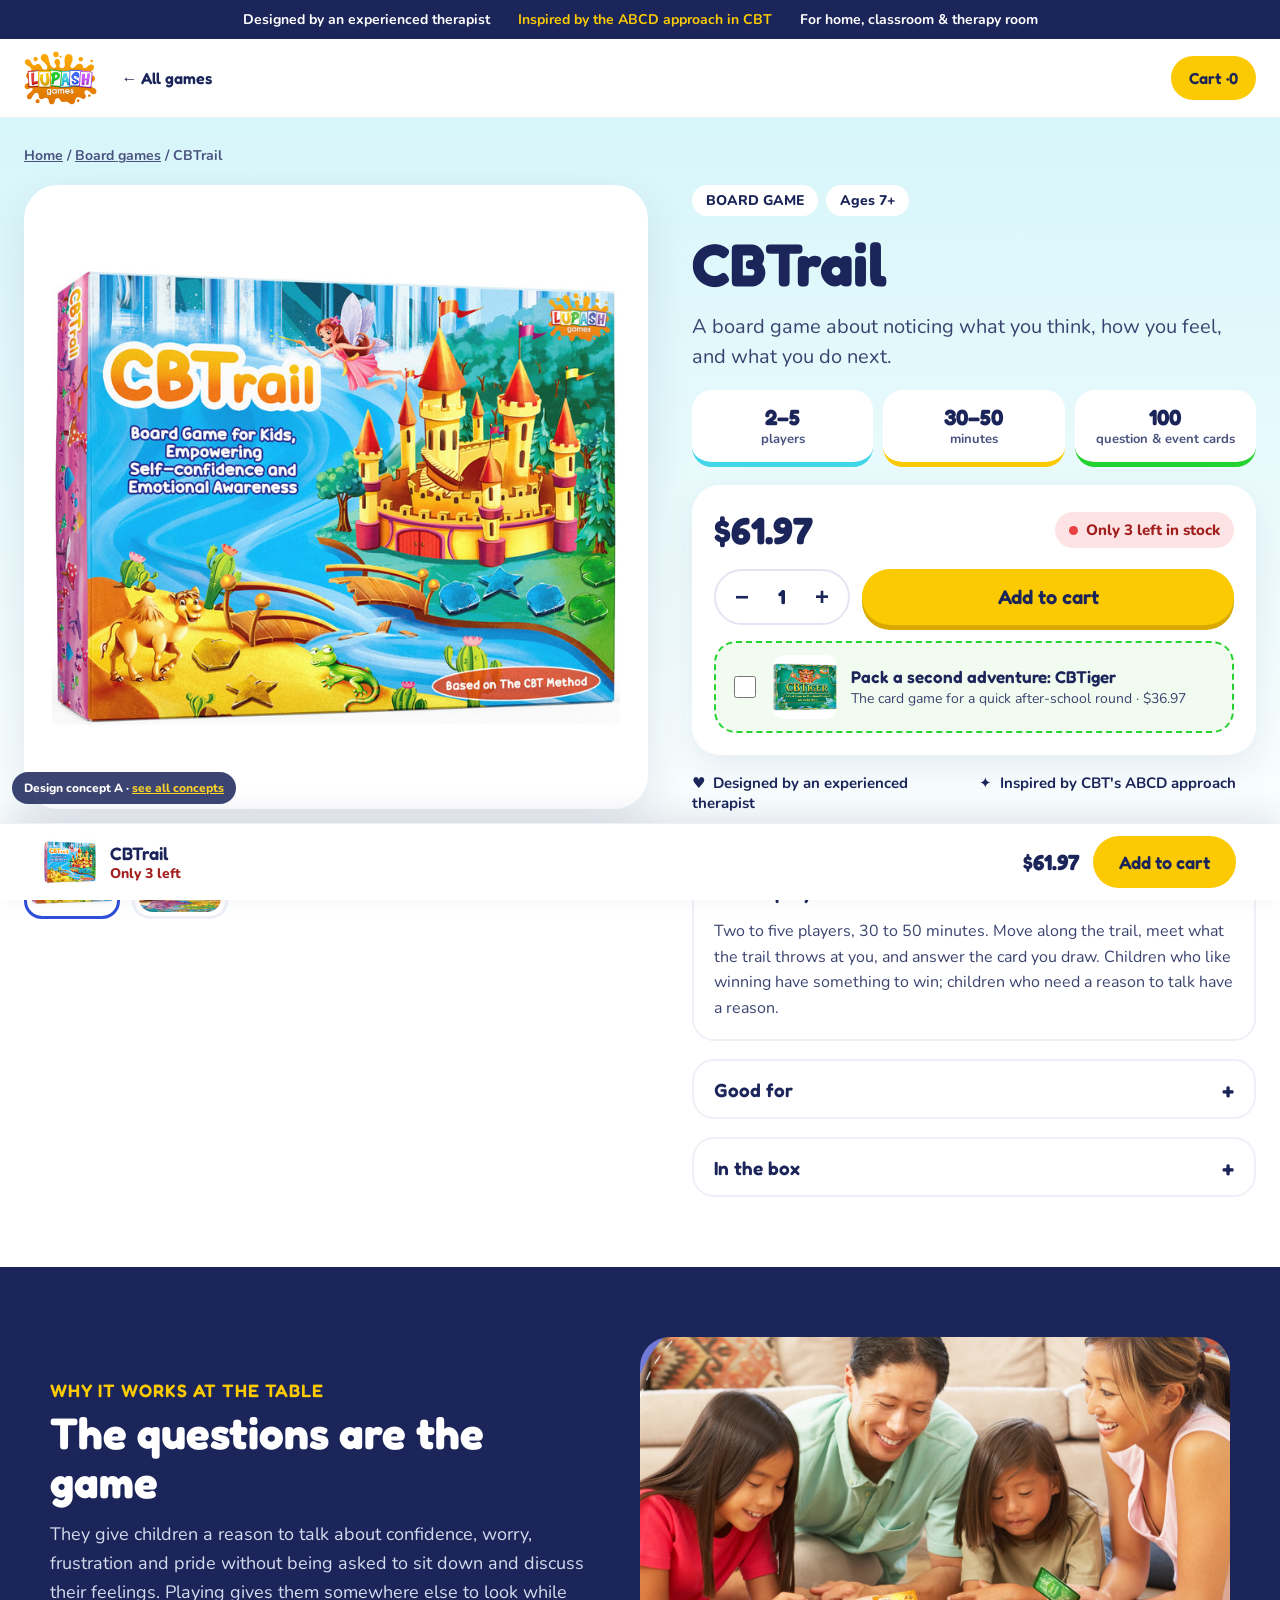
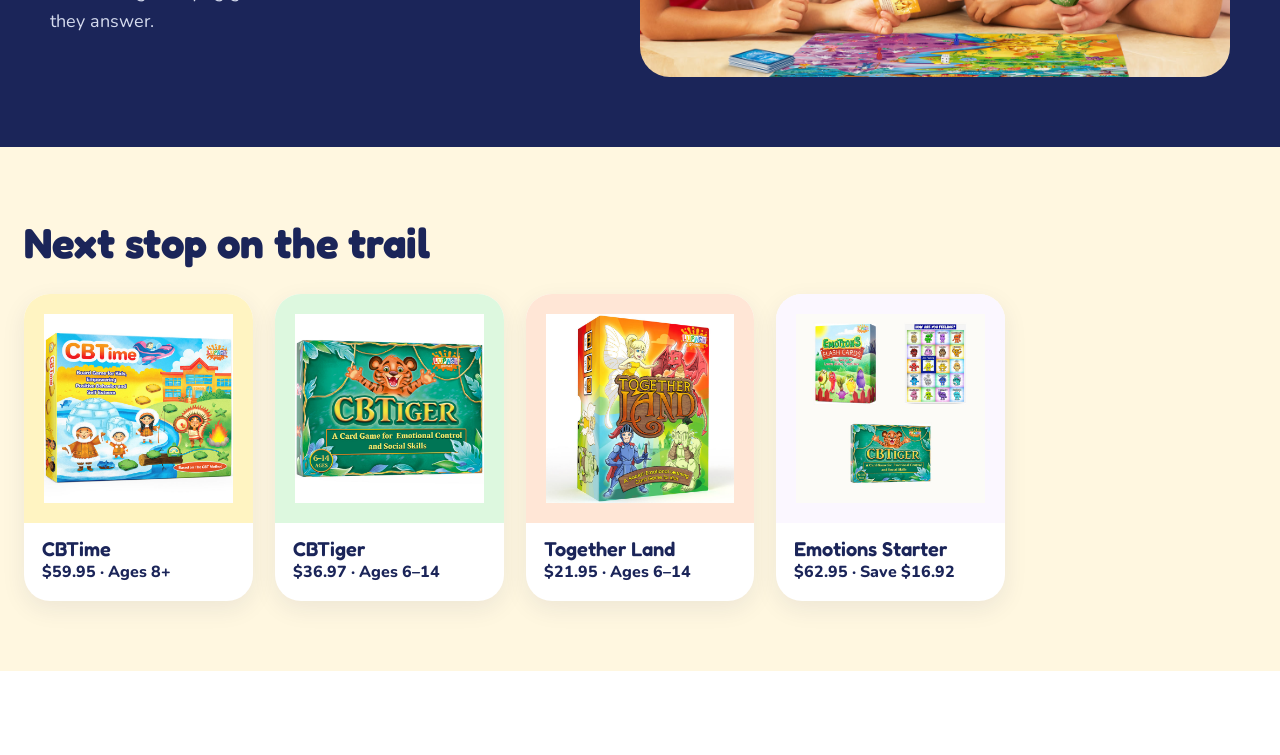
<file: adventure/product.html>
<!doctype html>
<html lang="en">
<head>
<meta charset="utf-8">
<meta name="viewport" content="width=device-width, initial-scale=1">
<meta name="robots" content="noindex, nofollow">
<title>CBTrail — LUPASH Games (design concept)</title>
<link rel="preconnect" href="https://fonts.googleapis.com">
<link href="https://fonts.googleapis.com/css2?family=Fredoka:wght@500;600;700&family=Nunito:wght@400;600;700;800&display=swap" rel="stylesheet">
<style>
:root{--ink:#1B2559;--ink2:#3B4470;--sun:#FBCA03}
*{box-sizing:border-box}
body{margin:0;background:#fff;color:var(--ink);font-family:'Nunito',system-ui,sans-serif;overflow-x:hidden;padding-bottom:84px}
a{color:var(--ink)}
.f{font-family:'Fredoka',sans-serif}
.btn{display:inline-flex;align-items:center;justify-content:center;border:none;border-radius:999px;font-family:'Fredoka',sans-serif;font-weight:600;cursor:pointer;text-decoration:none;transition:transform .15s}
.btn:hover{transform:translateY(-2px)}
.card{text-decoration:none;background:#fff;border-radius:26px;overflow:hidden;box-shadow:0 8px 24px rgba(27,37,89,.08);transition:transform .2s}
.card:hover{transform:translateY(-6px)}
.thumb{width:96px;height:96px;padding:4px;border-radius:18px;background:#fff;cursor:pointer;border:3px solid #EEF0F7}
.thumb[aria-pressed="true"]{border-color:#2E4FD8}
.thumb img{width:100%;height:100%;object-fit:cover;border-radius:14px;display:block}
details{background:#fff;border-radius:22px;border:2px solid #EEF0F7}
summary{min-height:56px;display:flex;justify-content:space-between;align-items:center;padding:0 20px;font-family:'Fredoka',sans-serif;font-weight:600;font-size:19px;cursor:pointer;list-style:none}
summary::-webkit-details-marker{display:none}
summary::after{content:'+';font-size:24px}
details[open] summary::after{content:'−'}
details div{padding:0 20px 18px;font-size:16px;line-height:1.6;color:var(--ink2)}
.concept{position:fixed;left:12px;bottom:96px;z-index:50;background:var(--ink);color:#fff;font-weight:800;font-size:12px;padding:8px 12px;border-radius:999px;opacity:.85}
.concept a{color:var(--sun)}
@media (max-width:600px){.concept{display:none}}
</style>
</head>
<body>
<div style="background:var(--ink);color:#fff;font-size:14px;font-weight:700;padding:10px 16px;display:flex;justify-content:center;gap:28px;flex-wrap:wrap;text-align:center"><span>Designed by an experienced therapist</span><span style="color:var(--sun)">Inspired by the ABCD approach in CBT</span><span>For home, classroom &amp; therapy room</span></div>
<header style="border-bottom:1px solid #EEF0F7"><div style="max-width:1280px;margin:0 auto;padding:12px 24px;display:flex;align-items:center;gap:24px">
<a href="index.html" aria-label="LUPASH Games home"><img src="../assets/logo.png" alt="LUPASH Games" style="height:54px;display:block"></a>
<a href="index.html#finder" class="f" style="font-weight:600;text-decoration:none">← All games</a>
<button class="btn" style="margin-left:auto;height:44px;background:var(--sun);color:var(--ink);padding:0 18px;font-size:16px">Cart · <span class="cartN">0</span></button>
</div></header>

<section style="background:linear-gradient(180deg,#D7F6FA 0%,#fff 70%);padding:28px 24px 70px">
<div style="max-width:1240px;margin:0 auto">
<div style="font-size:14px;font-weight:700;color:#4A5380;margin-bottom:20px"><a href="index.html" style="color:#4A5380">Home</a> / <a href="index.html#worlds" style="color:#4A5380">Board games</a> / CBTrail</div>
<div style="display:flex;flex-wrap:wrap;gap:44px;align-items:flex-start">
<div style="flex:1 1 480px;min-width:0;display:flex;flex-direction:column;gap:14px">
<div style="background:#fff;border-radius:34px;padding:28px;box-shadow:0 16px 44px rgba(27,37,89,.10);aspect-ratio:1/1;display:flex;align-items:center;justify-content:center;overflow:hidden"><img id="main" src="../assets/cbtrail-board-game.jpg" alt="CBTrail board game box" style="width:100%;height:100%;object-fit:contain;border-radius:18px"></div>
<div style="display:flex;gap:12px">
<button class="thumb" aria-pressed="true" data-src="../assets/cbtrail-board-game.jpg" data-fit="contain" aria-label="Show the box"><img src="../assets/cbtrail-board-game.jpg" alt=""></button>
<button class="thumb" aria-pressed="false" data-src="../assets/fam-trail.jpg" data-fit="cover" aria-label="Show a family playing"><img src="../assets/fam-trail.jpg" alt=""></button>
</div>
</div>
<div style="flex:1 1 420px;min-width:0;display:flex;flex-direction:column;gap:18px">
<div style="display:flex;gap:8px;flex-wrap:wrap"><span style="background:#fff;border-radius:999px;padding:6px 14px;font-weight:800;font-size:14px">BOARD GAME</span><span style="background:#fff;border-radius:999px;padding:6px 14px;font-weight:800;font-size:14px">Ages 7+</span></div>
<h1 class="f" style="font-weight:700;font-size:clamp(40px,5vw,60px);margin:0;line-height:1">CBTrail</h1>
<p style="font-size:20px;line-height:1.5;margin:0;color:var(--ink2)">A board game about noticing what you think, how you feel, and what you do next.</p>
<div style="display:grid;grid-template-columns:repeat(3,minmax(0,1fr));gap:10px">
<div style="background:#fff;border-radius:20px;padding:14px;text-align:center;border-bottom:5px solid #41D7E8"><div class="f" style="font-weight:700;font-size:22px">2–5</div><div style="font-size:13px;font-weight:700;color:#4A5380">players</div></div>
<div style="background:#fff;border-radius:20px;padding:14px;text-align:center;border-bottom:5px solid #FBCA03"><div class="f" style="font-weight:700;font-size:22px">30–50</div><div style="font-size:13px;font-weight:700;color:#4A5380">minutes</div></div>
<div style="background:#fff;border-radius:20px;padding:14px;text-align:center;border-bottom:5px solid #24D330"><div class="f" style="font-weight:700;font-size:22px">100</div><div style="font-size:13px;font-weight:700;color:#4A5380">question &amp; event cards</div></div>
</div>
<div style="background:#fff;border-radius:28px;padding:22px;box-shadow:0 12px 34px rgba(27,37,89,.08);display:flex;flex-direction:column;gap:16px">
<div style="display:flex;align-items:center;justify-content:space-between;flex-wrap:wrap;gap:10px"><span class="f" style="font-weight:700;font-size:38px">$61.97</span><span style="display:inline-flex;align-items:center;gap:8px;background:#FDE3E3;color:#A21F1F;border-radius:999px;padding:8px 14px;font-weight:800;font-size:15px"><span style="width:9px;height:9px;border-radius:50%;background:#E94141"></span>Only 3 left in stock</span></div>
<div style="display:flex;gap:12px;flex-wrap:wrap">
<div style="display:flex;align-items:center;border:2px solid #E3E6F2;border-radius:999px;height:56px"><button id="dec" aria-label="Decrease quantity" style="width:52px;height:52px;border:none;background:none;font-size:24px;font-weight:800;color:var(--ink);cursor:pointer">−</button><span id="qty" class="f" style="min-width:28px;text-align:center;font-weight:700;font-size:20px">1</span><button id="inc" aria-label="Increase quantity" style="width:52px;height:52px;border:none;background:none;font-size:24px;font-weight:800;color:var(--ink);cursor:pointer">+</button></div>
<button class="btn addBtn" style="flex:1 1 220px;min-height:56px;background:var(--sun);color:var(--ink);font-size:20px;box-shadow:0 5px 0 #D9A900">Add to cart</button>
</div>
<label style="display:flex;gap:14px;align-items:center;background:#F2FBEF;border:2px dashed #24D330;border-radius:22px;padding:12px 14px;cursor:pointer">
<input id="pair" type="checkbox" style="width:22px;height:22px;accent-color:#1E9E29">
<img src="../assets/cbtiger-card-game.jpg" alt="" style="width:64px;height:64px;object-fit:contain;border-radius:12px;background:#fff">
<span style="flex-grow:1"><span class="f" style="display:block;font-weight:600;font-size:17px">Pack a second adventure: CBTiger</span><span style="font-size:14px;color:var(--ink2)">The card game for a quick after-school round · $36.97</span></span>
</label>
</div>
<div style="display:grid;grid-template-columns:repeat(auto-fit,minmax(200px,1fr));gap:10px;font-size:15px;font-weight:700">
<div>♥&nbsp; Designed by an experienced therapist</div><div>✦&nbsp; Inspired by CBT's ABCD approach</div><div>●&nbsp; Family, group or one to one</div><div>■&nbsp; High-grade cardboard</div>
</div>
<details open><summary>How it plays</summary><div>Two to five players, 30 to 50 minutes. Move along the trail, meet what the trail throws at you, and answer the card you draw. Children who like winning have something to win; children who need a reason to talk have a reason.</div></details>
<details><summary>Good for</summary><div>Children who find direct questions about feelings uncomfortable.<br>Families who want something to do together that is not a screen.<br>Therapists, counsellors and school staff working one to one or in small groups.</div></details>
<details><summary>In the box</summary><div>100 question and event cards<br>1 game board<br>1 die</div></details>
</div>
</div>
</div>
</section>

<section style="background:var(--ink);color:#fff;padding:70px 24px">
<div style="max-width:1180px;margin:0 auto;display:flex;flex-wrap:wrap;gap:40px;align-items:center">
<div style="flex:1 1 420px;min-width:0"><div class="f" style="font-weight:600;color:var(--sun);font-size:18px;letter-spacing:1px">WHY IT WORKS AT THE TABLE</div><h2 class="f" style="font-weight:700;font-size:clamp(30px,3.6vw,44px);margin:8px 0 14px;line-height:1.1">The questions are the game</h2><p style="font-size:18px;line-height:1.6;margin:0;color:#D5DBEE">They give children a reason to talk about confidence, worry, frustration and pride without being asked to sit down and discuss their feelings. Playing gives them somewhere else to look while they answer.</p></div>
<div style="flex:1 1 460px;min-width:0"><img src="../assets/fam-trail.jpg" alt="A family playing CBTrail on the floor" style="width:100%;height:340px;object-fit:cover;object-position:center 70%;border-radius:30px;display:block"></div>
</div>
</section>

<section style="background:#FFF7E0;padding:70px 24px">
<div style="max-width:1240px;margin:0 auto">
<h2 class="f" style="font-weight:700;font-size:clamp(30px,3.6vw,42px);margin:0 0 26px">Next stop on the trail</h2>
<div style="display:grid;grid-template-columns:repeat(auto-fill,minmax(220px,1fr));gap:22px">
<a href="index.html#worlds" class="card"><div style="background:#FFF4C2;padding:20px"><img src="../assets/cbtime-board-game.jpg" alt="CBTime board game" style="width:100%;aspect-ratio:1/1;object-fit:contain;display:block"></div><div style="padding:14px 18px 18px"><div class="f" style="font-weight:600;font-size:20px">CBTime</div><div style="font-weight:800">$59.95 · Ages 8+</div></div></a>
<a href="index.html#catalog" class="card"><div style="background:#DDF8DF;padding:20px"><img src="../assets/cbtiger-card-game.jpg" alt="CBTiger card game" style="width:100%;aspect-ratio:1/1;object-fit:contain;display:block"></div><div style="padding:14px 18px 18px"><div class="f" style="font-weight:600;font-size:20px">CBTiger</div><div style="font-weight:800">$36.97 · Ages 6–14</div></div></a>
<a href="index.html#catalog" class="card"><div style="background:#FFE6D6;padding:20px"><img src="../assets/together-land-card-game.jpg" alt="Together Land card game" style="width:100%;aspect-ratio:1/1;object-fit:contain;display:block"></div><div style="padding:14px 18px 18px"><div class="f" style="font-weight:600;font-size:20px">Together Land</div><div style="font-weight:800">$21.95 · Ages 6–14</div></div></a>
<a href="index.html#packs" class="card"><div style="background:#FBF7FF;padding:20px"><img src="../assets/emotions-starter.jpg" alt="Emotions Starter bundle" style="width:100%;aspect-ratio:1/1;object-fit:contain;display:block"></div><div style="padding:14px 18px 18px"><div class="f" style="font-weight:600;font-size:20px">Emotions Starter</div><div style="font-weight:800">$62.95 · Save $16.92</div></div></a>
</div>
</div>
</section>

<div style="position:fixed;left:0;right:0;bottom:0;z-index:30;background:#fff;border-top:1px solid #EEF0F7;box-shadow:0 -10px 30px rgba(27,37,89,.10)">
<div style="max-width:1240px;margin:0 auto;padding:12px 24px;display:flex;align-items:center;gap:14px">
<img src="../assets/cbtrail-board-game.jpg" alt="" style="width:52px;height:52px;object-fit:contain;border-radius:12px;background:#D7F6FA">
<div style="flex-grow:1"><div class="f" style="font-weight:600;font-size:18px">CBTrail</div><div style="font-size:14px;font-weight:800;color:#A21F1F">Only 3 left</div></div>
<span id="total" class="f" style="font-weight:700;font-size:22px">$61.97</span>
<button class="btn addBtn" style="min-height:52px;background:var(--sun);color:var(--ink);font-size:18px;padding:0 26px">Add to cart</button>
</div>
</div>
<div class="concept">Design concept A · <a href="../">see all concepts</a></div>

<script>
(function(){
var q=1,cart=0,pair=document.getElementById('pair');
function upd(){document.getElementById('qty').textContent=q;var t=q*61.97+(pair.checked?36.97:0);document.getElementById('total').textContent='$'+t.toFixed(2);document.querySelectorAll('.addBtn').forEach(function(b){if(b.dataset.done)return;b.textContent=pair.checked?'Add both to cart':'Add to cart'})}
document.getElementById('inc').onclick=function(){q=Math.min(3,q+1);upd()};
document.getElementById('dec').onclick=function(){q=Math.max(1,q-1);upd()};
pair.onchange=upd;
document.querySelectorAll('.addBtn').forEach(function(b){b.onclick=function(){cart+=q+(pair.checked?1:0);document.querySelectorAll('.cartN').forEach(function(e){e.textContent=cart});document.querySelectorAll('.addBtn').forEach(function(x){x.dataset.done=1;x.textContent='Added to your trail'})}});
document.querySelectorAll('.thumb').forEach(function(t){t.onclick=function(){var m=document.getElementById('main');m.src=t.dataset.src;m.style.objectFit=t.dataset.fit;document.querySelectorAll('.thumb').forEach(function(x){x.setAttribute('aria-pressed',x===t)})}});
})();
</script>
</body>
</html>
</file>
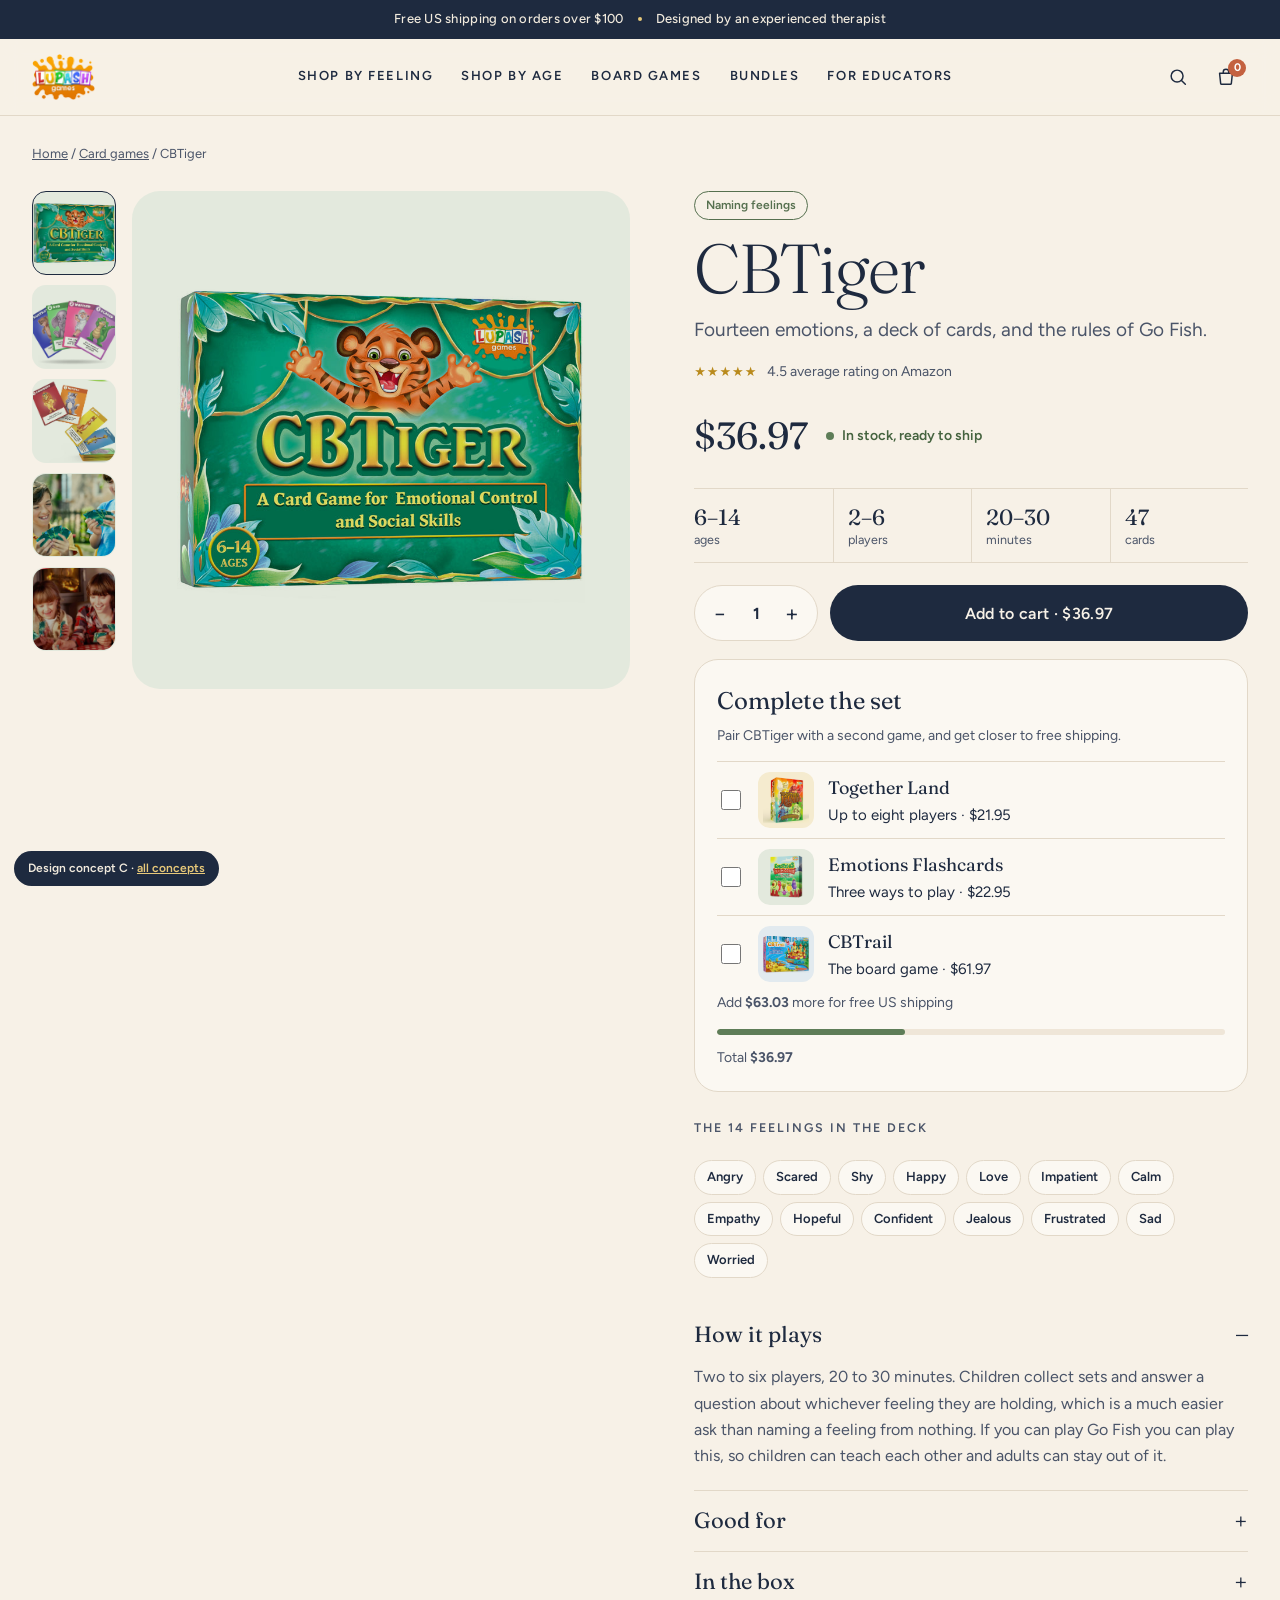
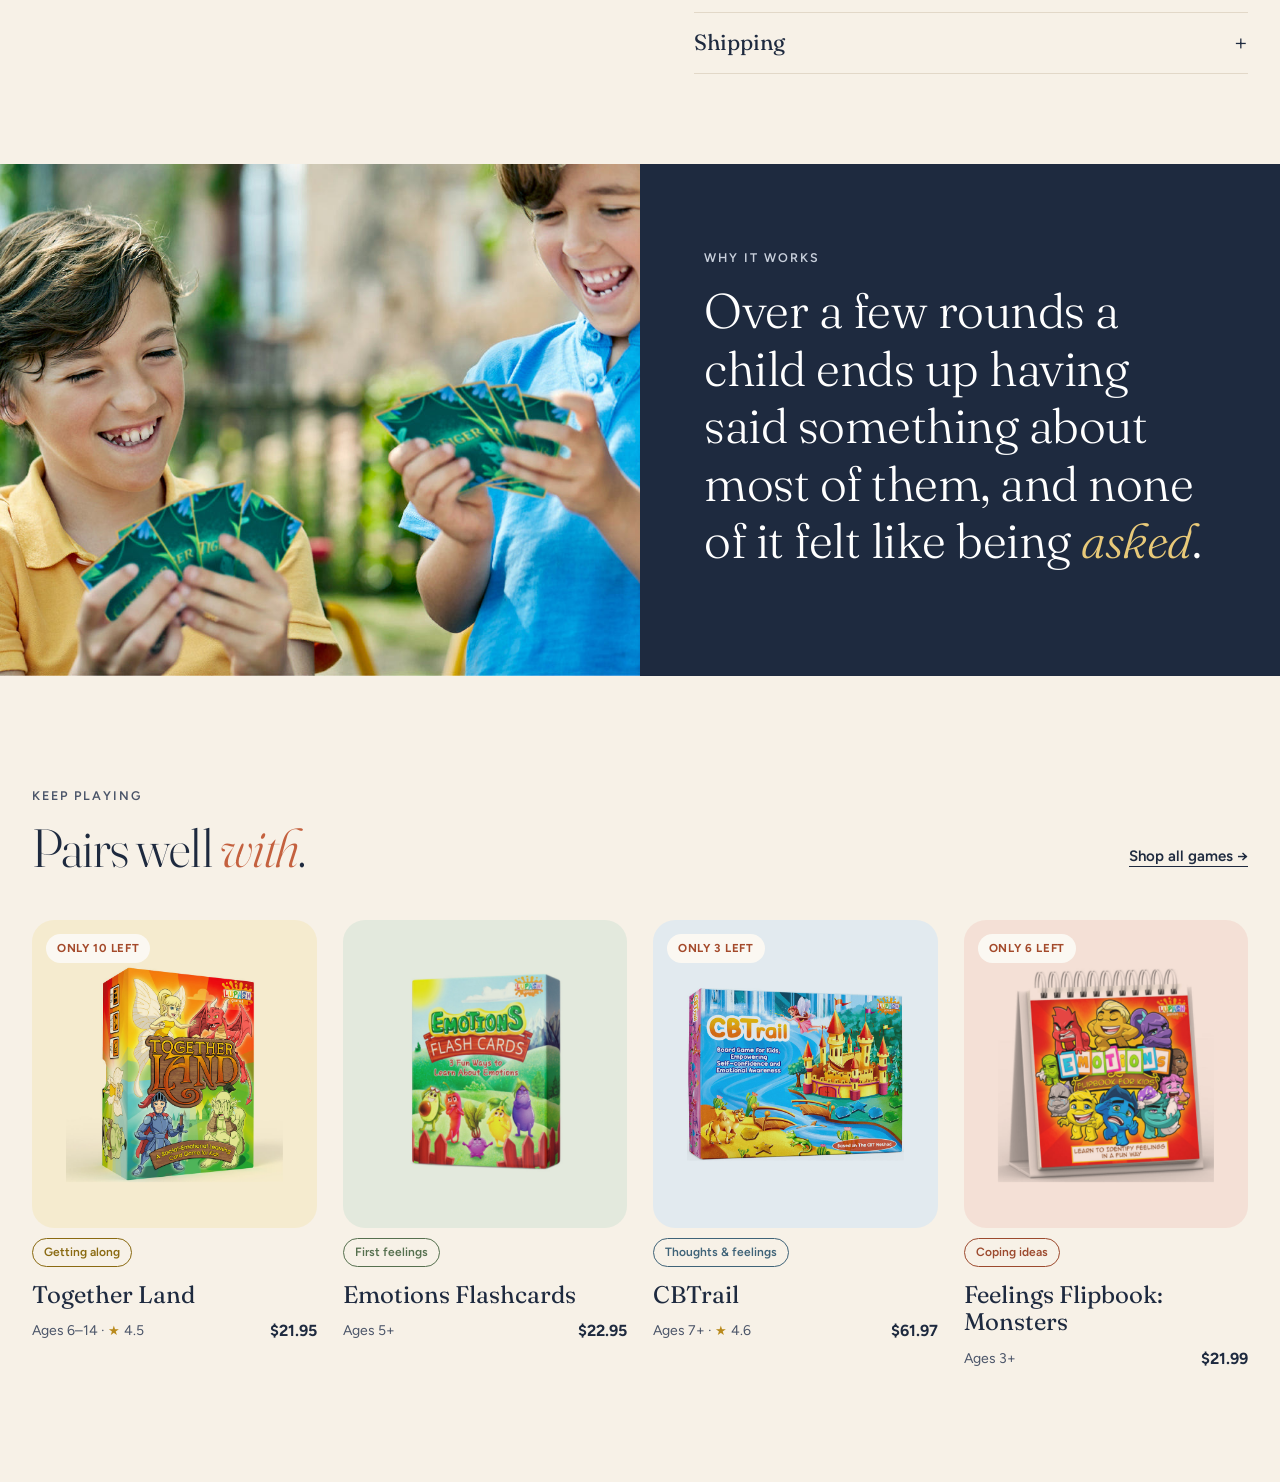
<file: studio/product.html>
<!doctype html>
<html lang="en">
<head>
<meta charset="utf-8">
<meta name="viewport" content="width=device-width, initial-scale=1">
<meta name="robots" content="noindex, nofollow">
<title>CBTiger Card Game — LUPASH Games (design concept)</title>
<link rel="preconnect" href="https://fonts.googleapis.com">
<link href="https://fonts.googleapis.com/css2?family=Fraunces:ital,opsz,wght@0,9..144,300;0,9..144,400;0,9..144,500;1,9..144,300;1,9..144,400&family=Figtree:wght@400;500;600;700&display=swap" rel="stylesheet">
<link rel="stylesheet" href="studio.css">
<style>
.pdp{padding:28px 0 90px}
.crumbs{font-size:13px;color:var(--ink2);margin-bottom:26px}
.crumbs a{color:var(--ink2)}
.pdp-in{display:grid;grid-template-columns:1.08fr 1fr;gap:64px;align-items:start}
.gal{position:sticky;top:100px;display:grid;grid-template-columns:84px 1fr;gap:16px}
.thumbs{display:flex;flex-direction:column;gap:10px}
.thumb{width:84px;height:84px;border-radius:14px;border:1.5px solid transparent;background:var(--sageT);padding:0;cursor:pointer;overflow:hidden}
.thumb[aria-pressed="true"]{border-color:var(--ink)}
.thumb img{width:100%;height:100%;object-fit:cover;mix-blend-mode:multiply}
.stage{background:var(--sageT);border-radius:28px;aspect-ratio:1/1;display:flex;align-items:center;justify-content:center;overflow:hidden}
.main{max-width:82%;max-height:82%;object-fit:contain;mix-blend-mode:multiply}
.main.cover{max-width:100%;max-height:100%;width:100%;height:100%;object-fit:cover;mix-blend-mode:normal}
.buy h1{font-family:var(--serif);font-weight:300;font-size:clamp(48px,5.4vw,76px);line-height:1;letter-spacing:-.02em;margin:14px 0 12px}
.buy .sub{font-size:19px;color:var(--ink2);margin:0 0 16px;max-width:520px}
.rate{display:flex;align-items:center;gap:10px;font-size:14px;color:var(--ink2);margin-bottom:22px}
.price{font-family:var(--serif);font-size:38px;font-weight:400}
.instock{display:inline-flex;align-items:center;gap:8px;font-size:14px;font-weight:600;color:#45633F}
.instock i{width:8px;height:8px;border-radius:50%;background:#5E7D58}
.feelings{display:flex;flex-wrap:wrap;gap:7px;margin:22px 0 26px}
.feelings span{font-size:13px;font-weight:600;border-radius:999px;padding:6px 12px;background:var(--paper);border:1px solid var(--line)}
.feelings-h{font-size:12.5px;letter-spacing:.16em;text-transform:uppercase;font-weight:600;color:var(--ink2);margin:26px 0 0}
.qtyrow{display:flex;gap:12px;margin:8px 0 14px}
.qty{display:flex;align-items:center;border:1px solid var(--line);border-radius:999px;background:var(--paper);height:56px}
.qty button{width:50px;height:54px;border:none;background:none;font-size:22px;cursor:pointer}
.qty span{min-width:22px;text-align:center;font-weight:700}
.atc{flex:1;min-height:56px;font-size:16px}
.set{background:var(--paper);border:1px solid var(--line);border-radius:24px;padding:22px;margin-top:18px}
.set h3{font-family:var(--serif);font-weight:400;font-size:24px;margin:0 0 4px}
.set p{margin:0 0 14px;font-size:14px;color:var(--ink2)}
.set-pick{display:flex;align-items:center;gap:14px;padding:10px 0;border-top:1px solid var(--line);cursor:pointer}
.set-pick input{width:20px;height:20px;accent-color:#1E2A3F;flex:none}
.set-pick .t{width:56px;height:56px;border-radius:12px;display:flex;align-items:center;justify-content:center;padding:5px;flex:none}
.set-pick .t img{mix-blend-mode:multiply;max-height:100%}
.set-pick .n{flex:1;font-size:15px}
.set-pick .n b{font-family:var(--serif);font-weight:400;font-size:18px;display:block}
.set-ship{font-size:14px;margin:14px 0 8px}
.facts{display:grid;grid-template-columns:repeat(4,minmax(0,1fr));border-top:1px solid var(--line);border-bottom:1px solid var(--line);margin:22px 0}
.facts div{padding:14px 0;font-size:12.5px;color:var(--ink2);line-height:1.3}
.facts div+div{padding-left:14px;border-left:1px solid var(--line)}
.facts b{display:block;font-family:var(--serif);font-weight:400;font-size:22px;color:var(--ink)}
details{border-bottom:1px solid var(--line)}
summary{list-style:none;cursor:pointer;display:flex;justify-content:space-between;align-items:center;min-height:60px;font-family:var(--serif);font-size:22px}
summary::-webkit-details-marker{display:none}
summary::after{content:'+';font-family:var(--sans);font-size:22px;font-weight:300}
details[open] summary::after{content:'\2013'}
details .d{padding:0 0 20px;color:var(--ink2);font-size:16px;line-height:1.65}
details ul{margin:0;padding-left:18px}
.story{display:grid;grid-template-columns:1fr 1fr;gap:0;background:var(--ink);color:#E6E9EF}
.story img{width:100%;height:100%;object-fit:cover;min-height:420px}
.story-t{padding:80px 64px;display:flex;flex-direction:column;justify-content:center}
.story-t .quote{color:#fff}
.story-t .quote em{color:var(--butter)}
.mbar{display:none}
@media (max-width:900px){
  .pdp-in{grid-template-columns:1fr;gap:30px}
  .gal{position:static;grid-template-columns:1fr}
  .thumbs{flex-direction:row;order:2;overflow-x:auto}
  .thumb{flex:none;width:68px;height:68px}
  .facts{grid-template-columns:repeat(2,minmax(0,1fr))}
  .facts div:nth-child(3){padding-left:0;border-left:none;border-top:1px solid var(--line)}
  .facts div:nth-child(4){border-top:1px solid var(--line)}
  .story{grid-template-columns:1fr}
  .story-t{padding:50px 22px}
  .story img{min-height:280px}
  body{padding-bottom:78px}
  .mbar{display:flex;position:fixed;left:0;right:0;bottom:0;z-index:50;background:var(--paper);border-top:1px solid var(--line);padding:10px 16px;gap:12px;align-items:center}
  .mbar .atc{min-height:52px}
}
</style>
</head>
<body>
<div class="bar"><span>Free US shipping on orders over $100</span><span class="dot" aria-hidden="true"></span><span>Designed by an experienced therapist</span></div>
<header class="hdr"><div class="wrap hdr-in">
<a href="index.html" class="logo" aria-label="LUPASH Games home"><img src="../assets/logo.png" alt="LUPASH Games"></a>
<nav class="nav" aria-label="Main"><a href="index.html#feelings">Shop by feeling</a><a href="index.html#ages">Shop by age</a><a href="index.html#boards">Board games</a><a href="index.html#bundles">Bundles</a><a href="index.html#educators">For educators</a></nav>
<div class="hdr-icons"><button class="icon" aria-label="Search"><svg viewBox="0 0 24 24" aria-hidden="true"><circle cx="11" cy="11" r="6.5"/><path d="M20 20l-4.2-4.2"/></svg></button><button class="icon cart-open" aria-label="Open cart"><svg viewBox="0 0 24 24" aria-hidden="true"><path d="M5 8h14l-1.2 11.2a1 1 0 0 1-1 .8H7.2a1 1 0 0 1-1-.8z"/><path d="M9 8V6.5a3 3 0 0 1 6 0V8"/></svg><span class="badge cartN">0</span></button></div>
</div></header>

<section class="pdp"><div class="wrap">
<div class="crumbs"><a href="index.html">Home</a> / <a href="index.html#feelings">Card games</a> / CBTiger</div>
<div class="pdp-in">
<div class="gal">
<div class="thumbs">
<button class="thumb" aria-pressed="true" data-src="../assets/cbtiger-card-game.jpg" data-fit="contain" aria-label="Box"><img src="../assets/cbtiger-card-game.jpg" alt=""></button>
<button class="thumb" aria-pressed="false" data-src="../assets/tiger-PHOTO-04-c.jpg" data-fit="contain" aria-label="Feeling cards"><img src="../assets/tiger-PHOTO-04-c.jpg" alt=""></button>
<button class="thumb" aria-pressed="false" data-src="../assets/tiger-PHOTO-05-c.jpg" data-fit="contain" aria-label="A card in hand"><img src="../assets/tiger-PHOTO-05-c.jpg" alt=""></button>
<button class="thumb" aria-pressed="false" data-src="../assets/tiger-PHOTO-07-c.jpg" data-fit="cover" aria-label="Two boys playing"><img src="../assets/tiger-PHOTO-07-c.jpg" alt=""></button>
<button class="thumb" aria-pressed="false" data-src="../assets/fam-tiger.jpg" data-fit="cover" aria-label="A family playing"><img src="../assets/fam-tiger.jpg" alt=""></button>
</div>
<div class="stage"><img id="mainImg" class="main" src="../assets/cbtiger-card-game.jpg" alt="CBTiger card game"></div>
</div>

<div class="buy">
<span class="pill pill-sage">Naming feelings</span>
<h1>CBTiger</h1>
<p class="sub">Fourteen emotions, a deck of cards, and the rules of Go Fish.</p>
<div class="rate"><span class="stars" aria-hidden="true">★★★★★</span>4.5 average rating on Amazon</div>
<div style="display:flex;align-items:center;gap:18px;flex-wrap:wrap"><span class="price">$36.97</span><span class="instock"><i></i>In stock, ready to ship</span></div>

<div class="facts"><div><b>6–14</b>ages</div><div><b>2–6</b>players</div><div><b>20–30</b>minutes</div><div><b>47</b>cards</div></div>

<div class="qtyrow">
<div class="qty"><button id="dec" aria-label="Decrease quantity">−</button><span id="qty">1</span><button id="inc" aria-label="Increase quantity">+</button></div>
<button class="btn btn-ink atc">Add to cart</button>
</div>

<div class="set">
<h3>Complete the set</h3>
<p>Pair CBTiger with a second game, and get closer to free shipping.</p>
<label class="set-pick"><input type="checkbox" value="together"><span class="t tint-butter"><img src="../assets/together-land-card-game.jpg" alt=""></span><span class="n"><b>Together Land</b>Up to eight players · $21.95</span></label>
<label class="set-pick"><input type="checkbox" value="flash"><span class="t tint-sage"><img src="../assets/emotions-flashcards.jpg" alt=""></span><span class="n"><b>Emotions Flashcards</b>Three ways to play · $22.95</span></label>
<label class="set-pick"><input type="checkbox" value="cbtrail"><span class="t tint-mist"><img src="../assets/cbtrail-board-game.jpg" alt=""></span><span class="n"><b>CBTrail</b>The board game · $61.97</span></label>
<p class="set-ship" id="setShip"></p>
<div class="ship-track" style="background:var(--sand)"><div class="ship-fill" id="setFill"></div></div>
<p style="margin:12px 0 0;font-size:14px">Total <b id="setTotal">$36.97</b></p>
</div>

<p class="feelings-h">The 14 feelings in the deck</p>
<div class="feelings"><span>Angry</span><span>Scared</span><span>Shy</span><span>Happy</span><span>Love</span><span>Impatient</span><span>Calm</span><span>Empathy</span><span>Hopeful</span><span>Confident</span><span>Jealous</span><span>Frustrated</span><span>Sad</span><span>Worried</span></div>

<details open><summary>How it plays</summary><div class="d">Two to six players, 20 to 30 minutes. Children collect sets and answer a question about whichever feeling they are holding, which is a much easier ask than naming a feeling from nothing. If you can play Go Fish you can play this, so children can teach each other and adults can stay out of it.</div></details>
<details><summary>Good for</summary><div class="d"><ul><li>A first step for families who have not tried anything like this before</li><li>Travelling, waiting rooms and anywhere a board will not fit</li><li>Therapists wanting a short, contained activity</li></ul></div></details>
<details><summary>In the box</summary><div class="d">47 cards covering 14 emotions.</div></details>
<details><summary>Shipping</summary><div class="d">Free US shipping on orders over $100. Standard shipping $9.95 below that.</div></details>
</div>
</div>
</div></section>

<section class="story">
<img src="../assets/tiger-PHOTO-07-c.jpg" alt="Two boys laughing over CBTiger cards">
<div class="story-t">
<p class="eyebrow light">Why it works</p>
<p class="quote">Over a few rounds a child ends up having said something about most of them, and none of it felt like being <em>asked</em>.</p>
</div>
</section>

<section class="sec"><div class="wrap">
<div class="sec-head"><div><p class="eyebrow">Keep playing</p><h2 class="h2">Pairs well <em>with</em>.</h2></div><a href="index.html#feelings" class="link-arrow">Shop all games →</a></div>
<div class="grid" id="related"></div>
</div></section>

<div class="mbar"><div><div style="font-family:var(--serif);font-size:18px">CBTiger</div><div style="font-size:13px;color:var(--ink2)">$36.97</div></div><button class="btn btn-ink atc">Add to cart</button></div>

<div class="scrim" id="scrim"></div>
<aside class="drawer" id="drawer" aria-label="Cart" aria-hidden="true">
<div class="dr-head"><h3>Your cart</h3><button class="icon dr-close" aria-label="Close cart"><svg viewBox="0 0 24 24" aria-hidden="true"><path d="M6 6l12 12M18 6L6 18"/></svg></button></div>
<div class="ship"><p id="shipMsg"></p><div class="ship-track"><div class="ship-fill" id="shipFill"></div></div></div>
<div class="dr-items" id="drItems"></div>
<div class="dr-up" id="drUp"></div>
<div class="dr-foot"><div class="dr-sum"><span>Subtotal</span><span id="drSub">$0.00</span></div><button class="btn btn-ink full">Checkout</button><p class="dr-note">Design concept: checkout is not connected.</p></div>
</aside>
<div class="concept">Design concept C · <a href="../">all concepts</a></div>

<script src="../assets/data.js"></script>
<script src="studio.js"></script>
<script>
Studio.product();
</script>
</body>
</html>
</file>
<file: studio/studio.css>
:root{
  --cream:#F7F1E7;--paper:#FBF8F2;--sand:#EFE6D8;--ink:#1E2A3F;--ink2:#4A5468;--line:#E2D8C8;
  --clay:#C4613F;--clayD:#A44A2B;
  --sage:#9DB09A;--sageT:#E3E9DD;--butter:#E8C979;--butterT:#F5EBCF;--lilac:#B9A7CB;--lilacT:#ECE5F2;--rose:#E3A890;--roseT:#F4E0D6;--mist:#A9BFCC;--mistT:#E2EAEF;
  --serif:'Fraunces',Georgia,serif;--sans:'Figtree',system-ui,sans-serif;
}
*{box-sizing:border-box}
html{scroll-behavior:smooth}
body{margin:0;background:var(--cream);color:var(--ink);font-family:var(--sans);font-size:16px;line-height:1.6;-webkit-font-smoothing:antialiased;overflow-x:hidden}
img{max-width:100%;display:block}
a{color:inherit}
button{font-family:inherit;color:inherit}
.wrap{max-width:1280px;margin:0 auto;padding:0 32px}
.narrow{max-width:860px}
.center{text-align:center}
.sr{position:absolute;width:1px;height:1px;overflow:hidden;clip:rect(0 0 0 0)}
em{font-style:italic;color:var(--clay)}

/* type */
.eyebrow{font-size:12.5px;font-weight:600;letter-spacing:.16em;text-transform:uppercase;color:var(--ink2);margin:0 0 14px}
.eyebrow.light{color:#C9D0DC}
.display{font-family:var(--serif);font-weight:300;font-size:clamp(52px,7.2vw,104px);line-height:.98;letter-spacing:-.02em;margin:0 0 26px;font-variation-settings:"opsz" 144}
.h2{font-family:var(--serif);font-weight:300;font-size:clamp(34px,4.2vw,58px);line-height:1.05;letter-spacing:-.015em;margin:0;font-variation-settings:"opsz" 144}
.h2.light{color:#fff}.h2.light em{color:var(--butter)}
.lede{font-size:19px;line-height:1.6;color:var(--ink2);max-width:520px;margin:0 0 34px}

/* bar + header */
.bar{background:var(--ink);color:#F1EADD;font-size:13px;font-weight:500;letter-spacing:.02em;display:flex;gap:14px;justify-content:center;align-items:center;padding:9px 16px;flex-wrap:wrap}
.bar .dot{width:4px;height:4px;border-radius:50%;background:var(--butter)}
.hdr{position:sticky;top:0;z-index:30;background:rgba(247,241,231,.92);backdrop-filter:blur(10px);border-bottom:1px solid var(--line)}
.hdr-in{display:flex;align-items:center;gap:28px;height:76px}
.logo img{height:46px;width:auto}
.nav{display:flex;gap:28px;flex:1;justify-content:center}
.nav a{text-decoration:none;font-size:13px;font-weight:600;letter-spacing:.12em;text-transform:uppercase;padding:6px 0;border-bottom:1.5px solid transparent}
.nav a:hover{border-color:var(--ink)}
.hdr-icons{display:flex;gap:4px}
.icon{width:44px;height:44px;border:none;background:none;border-radius:50%;display:flex;align-items:center;justify-content:center;cursor:pointer;position:relative}
.icon:hover{background:var(--sand)}
.icon svg{width:22px;height:22px;fill:none;stroke:var(--ink);stroke-width:1.6;stroke-linecap:round;stroke-linejoin:round}
.badge{position:absolute;top:4px;right:2px;min-width:18px;height:18px;border-radius:9px;background:var(--clay);color:#fff;font-size:11px;font-weight:700;display:flex;align-items:center;justify-content:center;padding:0 4px}

/* buttons */
.btn{display:inline-flex;align-items:center;justify-content:center;min-height:52px;padding:0 30px;border-radius:999px;border:1.5px solid transparent;font-size:15px;font-weight:600;letter-spacing:.02em;text-decoration:none;cursor:pointer;transition:background .2s,transform .2s}
.btn:hover{transform:translateY(-1px)}
.btn-ink{background:var(--ink);color:#F7F1E7}.btn-ink:hover{background:#2C3B57}
.btn-cream{background:var(--cream);color:var(--ink)}
.btn-line{background:transparent;border-color:var(--ink);color:var(--ink)}
.btn.full{width:100%}
.link-arrow{background:none;border:none;padding:8px 0;font-size:15px;font-weight:600;cursor:pointer;text-decoration:underline;text-underline-offset:5px;text-decoration-thickness:1px}
.link-arrow.light{color:#fff}
.cta-row{display:flex;gap:26px;align-items:center;flex-wrap:wrap}

/* hero */
.hero{padding:56px 0 40px}
.hero-in{display:grid;grid-template-columns:1.02fr 1fr;gap:56px;align-items:center}
.trust{list-style:none;padding:0;margin:44px 0 0;display:flex;flex-direction:column;gap:12px;font-size:14.5px;color:var(--ink2)}
.trust li{display:flex;align-items:center;gap:12px}
.trust svg{width:20px;height:20px;fill:none;stroke:var(--clay);stroke-width:1.6;stroke-linecap:round;stroke-linejoin:round;flex:none}
.hero-media{position:relative}
.hero-img{width:100%;aspect-ratio:4/4.6;object-fit:cover;object-position:62% 50%;border-radius:220px 220px 28px 28px}
.float-card{position:absolute;left:-44px;bottom:36px;background:var(--paper);border-radius:22px;padding:14px;display:flex;gap:14px;align-items:center;box-shadow:0 24px 60px rgba(30,42,63,.18);width:330px}
.fc-img{width:92px;height:92px;border-radius:14px;flex:none;display:flex;align-items:center;justify-content:center;padding:8px}
.fc-img img{mix-blend-mode:multiply;max-height:100%}
.fc-txt{display:flex;flex-direction:column;gap:2px;min-width:0}
.fc-name{font-family:var(--serif);font-size:22px;text-decoration:none;line-height:1.1;margin-top:6px}
.fc-sub{font-size:13px;color:var(--ink2)}
.fc-price{font-weight:700;font-size:15px;margin-top:2px}
.fc-add{width:44px;height:44px;border-radius:50%;border:none;background:var(--ink);color:#fff;font-size:24px;line-height:1;cursor:pointer;flex:none;margin-left:auto}

/* sections */
.sec{padding:110px 0}
.sec-paper{background:var(--paper)}
.sec-head{display:flex;justify-content:space-between;align-items:flex-end;gap:24px;margin-bottom:44px;flex-wrap:wrap}
.sec-head.center{justify-content:center;text-align:center}
.sec-note{max-width:340px;margin:0;color:var(--ink2);font-size:15px}

/* tints */
.tint-sage{background:var(--sageT)}.tint-butter{background:var(--butterT)}.tint-lilac{background:var(--lilacT)}.tint-rose{background:var(--roseT)}.tint-mist{background:var(--mistT)}.tint-sand{background:var(--sand)}

/* pills + chips */
.pill{display:inline-flex;align-items:center;gap:6px;font-size:12px;font-weight:600;border-radius:999px;padding:4px 11px;border:1px solid currentColor;width:max-content}
.pill-sage{color:#56704F}.pill-butter{color:#8A6A12}.pill-lilac{color:#6E5490}.pill-rose{color:#9C4A2E}.pill-mist{color:#3F6378}
.chips{display:flex;gap:10px;flex-wrap:wrap;margin-bottom:34px}
.chip{min-height:44px;padding:0 18px 0 14px;border-radius:999px;border:1px solid var(--line);background:var(--paper);font-size:14.5px;font-weight:600;display:flex;align-items:center;gap:9px;cursor:pointer;transition:all .2s}
.chip i{width:12px;height:12px;border-radius:50%}
.chip:hover{border-color:var(--ink)}
.chip[aria-pressed="true"]{background:var(--ink);border-color:var(--ink);color:#F7F1E7}

/* product grid */
.grid{display:grid;grid-template-columns:repeat(4,minmax(0,1fr));gap:34px 26px}
.pc{display:flex;flex-direction:column;gap:10px}
.pc-media{position:relative}
.pc-media .pc-tile{display:flex}
.pc-tile{position:relative;border-radius:22px;aspect-ratio:1/1.08;display:flex;align-items:center;justify-content:center;padding:34px;overflow:hidden;text-decoration:none}
.pc-tile img{mix-blend-mode:multiply;width:100%;height:100%;object-fit:contain;transition:transform .5s ease}
.pc:hover .pc-tile img{transform:scale(1.05)}
.pc-tag{position:absolute;top:14px;left:14px;font-size:11.5px;font-weight:700;letter-spacing:.06em;text-transform:uppercase;background:var(--paper);border-radius:999px;padding:5px 11px}
.pc-tag.low{color:var(--clayD)}
.pc-tag.out{background:var(--ink);color:#F7F1E7}
.pc-quick{position:absolute;right:14px;bottom:14px;height:44px;border-radius:999px;border:none;background:var(--ink);color:#fff;font-weight:600;font-size:14px;padding:0 18px;cursor:pointer;opacity:0;transform:translateY(8px);transition:all .25s}
.pc:hover .pc-quick,.pc-quick:focus{opacity:1;transform:none}
.pc-name{font-family:var(--serif);font-size:24px;font-weight:400;line-height:1.15;margin:4px 0 0;text-decoration:none}
.pc-meta{display:flex;justify-content:space-between;align-items:center;font-size:14px;color:var(--ink2)}
.pc-price{font-weight:700;color:var(--ink);font-size:16px}
.stars{color:#B98A1C;letter-spacing:1px;font-size:13px}
.pc-out .pc-tile img{opacity:.5;filter:grayscale(.4)}
.notify{background:none;border:none;padding:0;font-weight:600;font-size:14px;text-decoration:underline;text-underline-offset:4px;cursor:pointer;color:var(--ink)}

/* quote */
.quote-band{background:var(--sageT);padding:110px 0;text-align:center}
.q-mark{width:46px;fill:var(--sage);margin:0 auto 26px}
.quote{font-family:var(--serif);font-weight:300;font-size:clamp(30px,3.8vw,52px);line-height:1.18;letter-spacing:-.01em;margin:0 0 22px}
.quote-by{font-size:13px;letter-spacing:.16em;text-transform:uppercase;font-weight:600;color:var(--ink2);margin:0}

/* steps */
.steps{display:grid;grid-template-columns:repeat(3,minmax(0,1fr));gap:0;border-top:1px solid var(--line)}
.step{padding:40px 36px 10px 0;border-right:1px solid var(--line)}
.step+.step{padding-left:36px}
.step:last-child{border-right:none}
.num{font-family:var(--serif);font-weight:300;font-size:72px;line-height:1;color:var(--clay);display:block;margin-bottom:18px}
.step h3{font-family:var(--serif);font-weight:400;font-size:30px;margin:0 0 10px}
.step p{margin:0;color:var(--ink2);font-size:16.5px;max-width:330px}

/* boards */
.boards{display:grid;grid-template-columns:repeat(2,minmax(0,1fr));gap:28px}
.bd{display:grid;grid-template-columns:1fr 1.05fr;background:var(--cream);border-radius:28px;overflow:hidden;min-height:340px}
.bd-img{display:flex;align-items:center;justify-content:center;padding:30px;position:relative}
.bd-img img{mix-blend-mode:multiply;max-height:280px;object-fit:contain}
.bd-body{padding:30px 30px 28px;display:flex;flex-direction:column;gap:12px}
.bd-name{font-family:var(--serif);font-weight:400;font-size:34px;line-height:1;margin:0}
.bd-line{margin:0;color:var(--ink2);font-size:15.5px;line-height:1.55;flex:1}
.specs{display:flex;gap:0;border-top:1px solid var(--line);border-bottom:1px solid var(--line)}
.specs div{flex:1;padding:10px 0;font-size:12.5px;color:var(--ink2);line-height:1.3}
.specs b{display:block;font-family:var(--serif);font-weight:400;font-size:19px;color:var(--ink)}
.specs div+div{padding-left:12px;border-left:1px solid var(--line)}
.bd-foot{display:flex;justify-content:space-between;align-items:center;gap:10px}
.bd-price{font-weight:700;font-size:18px}
.btn-sm{min-height:44px;padding:0 20px;font-size:14px}

/* ages */
.ages{display:grid;grid-template-columns:repeat(3,minmax(0,1fr));gap:24px}
.age{position:relative;border-radius:28px;padding:30px 30px 0;text-decoration:none;display:flex;flex-direction:column;overflow:hidden;min-height:420px;transition:transform .3s}
.age:hover{transform:translateY(-4px)}
.age-n{font-family:var(--serif);font-weight:300;font-size:76px;line-height:1;letter-spacing:-.02em}
.age-t{font-family:var(--serif);font-size:24px;margin-top:6px}
.age-d{font-size:15px;color:var(--ink2);max-width:260px;margin-top:6px}
.age img{mix-blend-mode:multiply;width:62%;margin:auto 0 -18px auto;transform:rotate(-4deg)}

/* bundles */
.bundles{display:grid;grid-template-columns:repeat(2,minmax(0,1fr)) repeat(2,minmax(0,.8fr));gap:24px}
.bn{display:flex;flex-direction:column;gap:10px}
.bn-tile{border-radius:22px;aspect-ratio:1/1;display:flex;align-items:center;justify-content:center;padding:26px;position:relative}
.bn-tile img{mix-blend-mode:multiply;width:100%;height:100%;object-fit:contain}
.save{position:absolute;top:14px;left:14px;background:var(--clayD);color:#fff;font-size:12px;font-weight:700;letter-spacing:.04em;border-radius:999px;padding:5px 11px}
.was{text-decoration:line-through;color:#8A8F9C;font-weight:500;margin-left:6px}
.bn-out .bn-tile img{opacity:.5;filter:grayscale(.4)}

/* ratings */
.ratings{display:grid;grid-template-columns:repeat(4,minmax(0,1fr));gap:20px}
.rt{background:var(--paper);border:1px solid var(--line);border-radius:22px;padding:26px;display:flex;flex-direction:column;gap:6px}
.rt-n{font-family:var(--serif);font-weight:300;font-size:56px;line-height:1}
.rt-g{font-family:var(--serif);font-size:20px;margin-top:4px}
.rt-s{font-size:13px;color:var(--ink2)}

/* educators */
.edu{background:var(--ink);color:#E6E9EF;padding:100px 0}
.edu-in{display:grid;grid-template-columns:1fr 1fr;gap:64px;align-items:center}
.edu-p{font-size:17px;line-height:1.65;color:#C9D0DC;margin:22px 0 22px;max-width:520px}
.edu-list{list-style:none;padding:0;margin:0 0 34px;border-top:1px solid rgba(255,255,255,.15)}
.edu-list li{padding:12px 0;border-bottom:1px solid rgba(255,255,255,.15);font-size:15px;color:#C9D0DC}
.edu-list span{font-family:var(--serif);font-size:20px;color:#fff;margin-right:12px}
.edu-img{border-radius:28px;width:100%}

/* news + footer */
.news{background:var(--sand)}
.news-form{display:flex;gap:10px;max-width:520px;margin:0 auto;flex-wrap:wrap}
.news-form input{flex:1 1 260px;min-height:52px;border-radius:999px;border:1px solid var(--line);background:var(--paper);padding:0 22px;font-size:16px;font-family:inherit}
.ftr{background:var(--cream);padding:70px 0 90px;border-top:1px solid var(--line)}
.ftr-in{display:grid;grid-template-columns:2fr 1fr 1fr 1fr;gap:40px}
.ftr-brand img{height:56px;width:auto;margin-bottom:14px}
.ftr-brand p{color:var(--ink2);max-width:300px;margin:0}
.ftr h4{font-size:12.5px;letter-spacing:.16em;text-transform:uppercase;margin:0 0 14px}
.ftr a{display:block;text-decoration:none;color:var(--ink2);padding:4px 0;font-size:15px}
.ftr a:hover{color:var(--ink)}
.ftr-base{margin-top:50px;font-size:13px;color:var(--ink2)}

/* drawer */
.scrim{position:fixed;inset:0;background:rgba(30,42,63,.35);opacity:0;pointer-events:none;transition:opacity .3s;z-index:70}
.scrim.on{opacity:1;pointer-events:auto}
.drawer{position:fixed;top:0;right:0;bottom:0;width:min(440px,100%);background:var(--paper);z-index:80;transform:translateX(100%);transition:transform .35s ease;display:flex;flex-direction:column}
.drawer.on{transform:none}
.dr-head{display:flex;justify-content:space-between;align-items:center;padding:20px 24px;border-bottom:1px solid var(--line)}
.dr-head h3{font-family:var(--serif);font-weight:400;font-size:26px;margin:0}
.ship{padding:18px 24px;background:var(--sageT)}
.ship p{margin:0 0 10px;font-size:14.5px}
.ship-track{height:6px;border-radius:3px;background:#fff;overflow:hidden}
.ship-fill{height:100%;background:#5E7D58;border-radius:3px;transition:width .4s ease;width:0}
.dr-items{flex:1;overflow:auto;padding:8px 24px}
.dr-item{display:flex;gap:14px;align-items:center;padding:14px 0;border-bottom:1px solid var(--line)}
.dr-item .t{width:68px;height:68px;border-radius:12px;display:flex;align-items:center;justify-content:center;padding:6px;flex:none}
.dr-item .t img{mix-blend-mode:multiply;max-height:100%}
.dr-item .n{font-family:var(--serif);font-size:18px;line-height:1.2}
.dr-item .q{font-size:13px;color:var(--ink2)}
.dr-item .p{margin-left:auto;font-weight:700}
.dr-empty{padding:40px 0;text-align:center;color:var(--ink2)}
.dr-up{padding:14px 24px;border-top:1px solid var(--line)}
.dr-up h4{font-size:12px;letter-spacing:.14em;text-transform:uppercase;margin:0 0 10px;color:var(--ink2)}
.up{display:flex;gap:12px;align-items:center;padding:6px 0}
.up .t{width:52px;height:52px;border-radius:10px;padding:5px;display:flex;align-items:center;justify-content:center;flex:none}
.up .t img{mix-blend-mode:multiply;max-height:100%}
.up span{font-size:14.5px;flex:1}
.up button{min-height:36px;border-radius:999px;border:1px solid var(--ink);background:none;font-weight:600;font-size:13px;padding:0 14px;cursor:pointer}
.dr-foot{padding:18px 24px 24px;border-top:1px solid var(--line)}
.dr-sum{display:flex;justify-content:space-between;font-weight:700;font-size:17px;margin-bottom:14px}
.dr-note{font-size:12px;color:var(--ink2);text-align:center;margin:10px 0 0}

/* quiz */
.modal{position:fixed;inset:0;background:rgba(30,42,63,.45);z-index:90;display:none;align-items:center;justify-content:center;padding:16px}
.modal.on{display:flex}
.modal-box{background:var(--paper);border-radius:28px;max-width:720px;width:100%;padding:44px;position:relative;max-height:92vh;overflow:auto}
.q-close{position:absolute;top:14px;right:14px}
.q-step{font-size:12.5px;letter-spacing:.16em;text-transform:uppercase;font-weight:600;color:var(--ink2)}
.q-title{font-family:var(--serif);font-weight:300;font-size:40px;line-height:1.1;margin:8px 0 26px}
.q-opts{display:grid;grid-template-columns:repeat(2,minmax(0,1fr));gap:12px}
.q-opt{min-height:64px;border-radius:18px;border:1px solid var(--line);background:var(--cream);font-size:16px;font-weight:600;text-align:left;padding:0 20px;cursor:pointer;display:flex;align-items:center;gap:12px}
.q-opt:hover{border-color:var(--ink)}
.q-opt i{width:14px;height:14px;border-radius:50%;flex:none}
.q-res{display:grid;grid-template-columns:repeat(2,minmax(0,1fr));gap:18px;margin-top:6px}

.concept{position:fixed;left:14px;bottom:14px;z-index:60;background:var(--ink);color:#F1EADD;font-size:12px;font-weight:600;padding:8px 14px;border-radius:999px}
.concept a{color:var(--butter)}

/* responsive */
@media (max-width:1100px){
  .nav{display:none}
  .grid{grid-template-columns:repeat(3,minmax(0,1fr))}
  .boards{grid-template-columns:1fr}
  .ratings{grid-template-columns:repeat(2,minmax(0,1fr))}
  .bundles{grid-template-columns:repeat(2,minmax(0,1fr))}
}
@media (max-width:820px){
  .wrap{padding:0 18px}
  .hero{padding:28px 0 20px}
  .hero-in,.edu-in{grid-template-columns:1fr;gap:36px}
  .hero-media{order:-1}
  .hero-img{aspect-ratio:1/1;border-radius:160px 160px 24px 24px}
  .float-card{left:12px;right:12px;width:auto;bottom:-30px}
  .hero-copy{padding-top:30px}
  .sec{padding:72px 0}
  .grid{grid-template-columns:repeat(2,minmax(0,1fr));gap:26px 14px}
  .pc-tile{padding:18px;border-radius:18px}
  .pc-name{font-size:19px}
  .pc-quick{opacity:1;transform:none;height:38px;padding:0 12px;font-size:13px;right:10px;bottom:10px}
  .steps{grid-template-columns:1fr}
  .step,.step+.step{padding:28px 0;border-right:none;border-bottom:1px solid var(--line)}
  .bd{grid-template-columns:1fr}
  .bd-img img{max-height:220px}
  .ages{grid-template-columns:1fr}
  .age{min-height:300px}
  .age img{width:44%;position:absolute;right:16px;bottom:-10px}
  .ratings{grid-template-columns:repeat(2,minmax(0,1fr));gap:12px}
  .rt{padding:18px}.rt-n{font-size:42px}
  .ftr-in{grid-template-columns:1fr 1fr}
  .modal-box{padding:30px 20px}
  .q-opts,.q-res{grid-template-columns:1fr}
  .q-title{font-size:30px}
  .hide-s{display:none}
  .concept{display:none}
  .chips{flex-wrap:nowrap;overflow-x:auto;margin:0 -18px 28px;padding:0 18px 4px}
  .chip{flex:none}
}
@media (prefers-reduced-motion:reduce){*{transition:none !important}}
</file>
